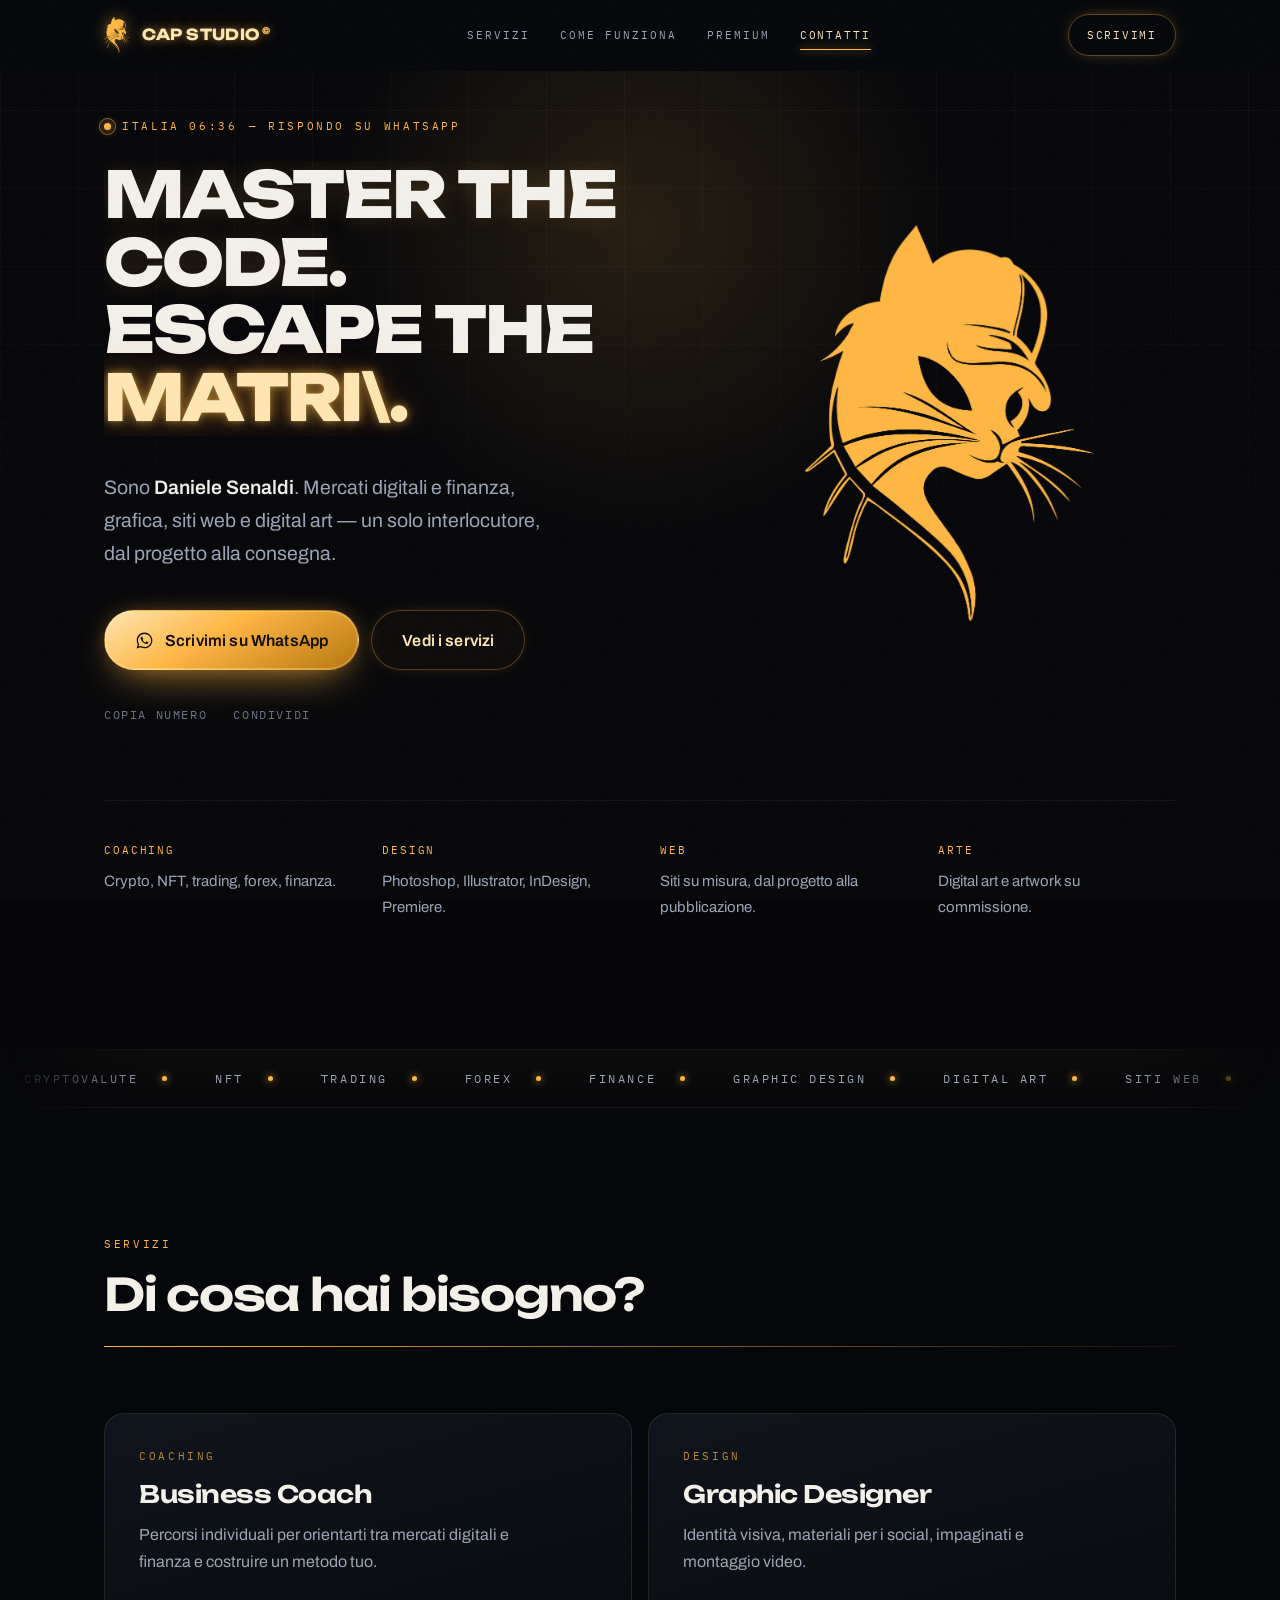
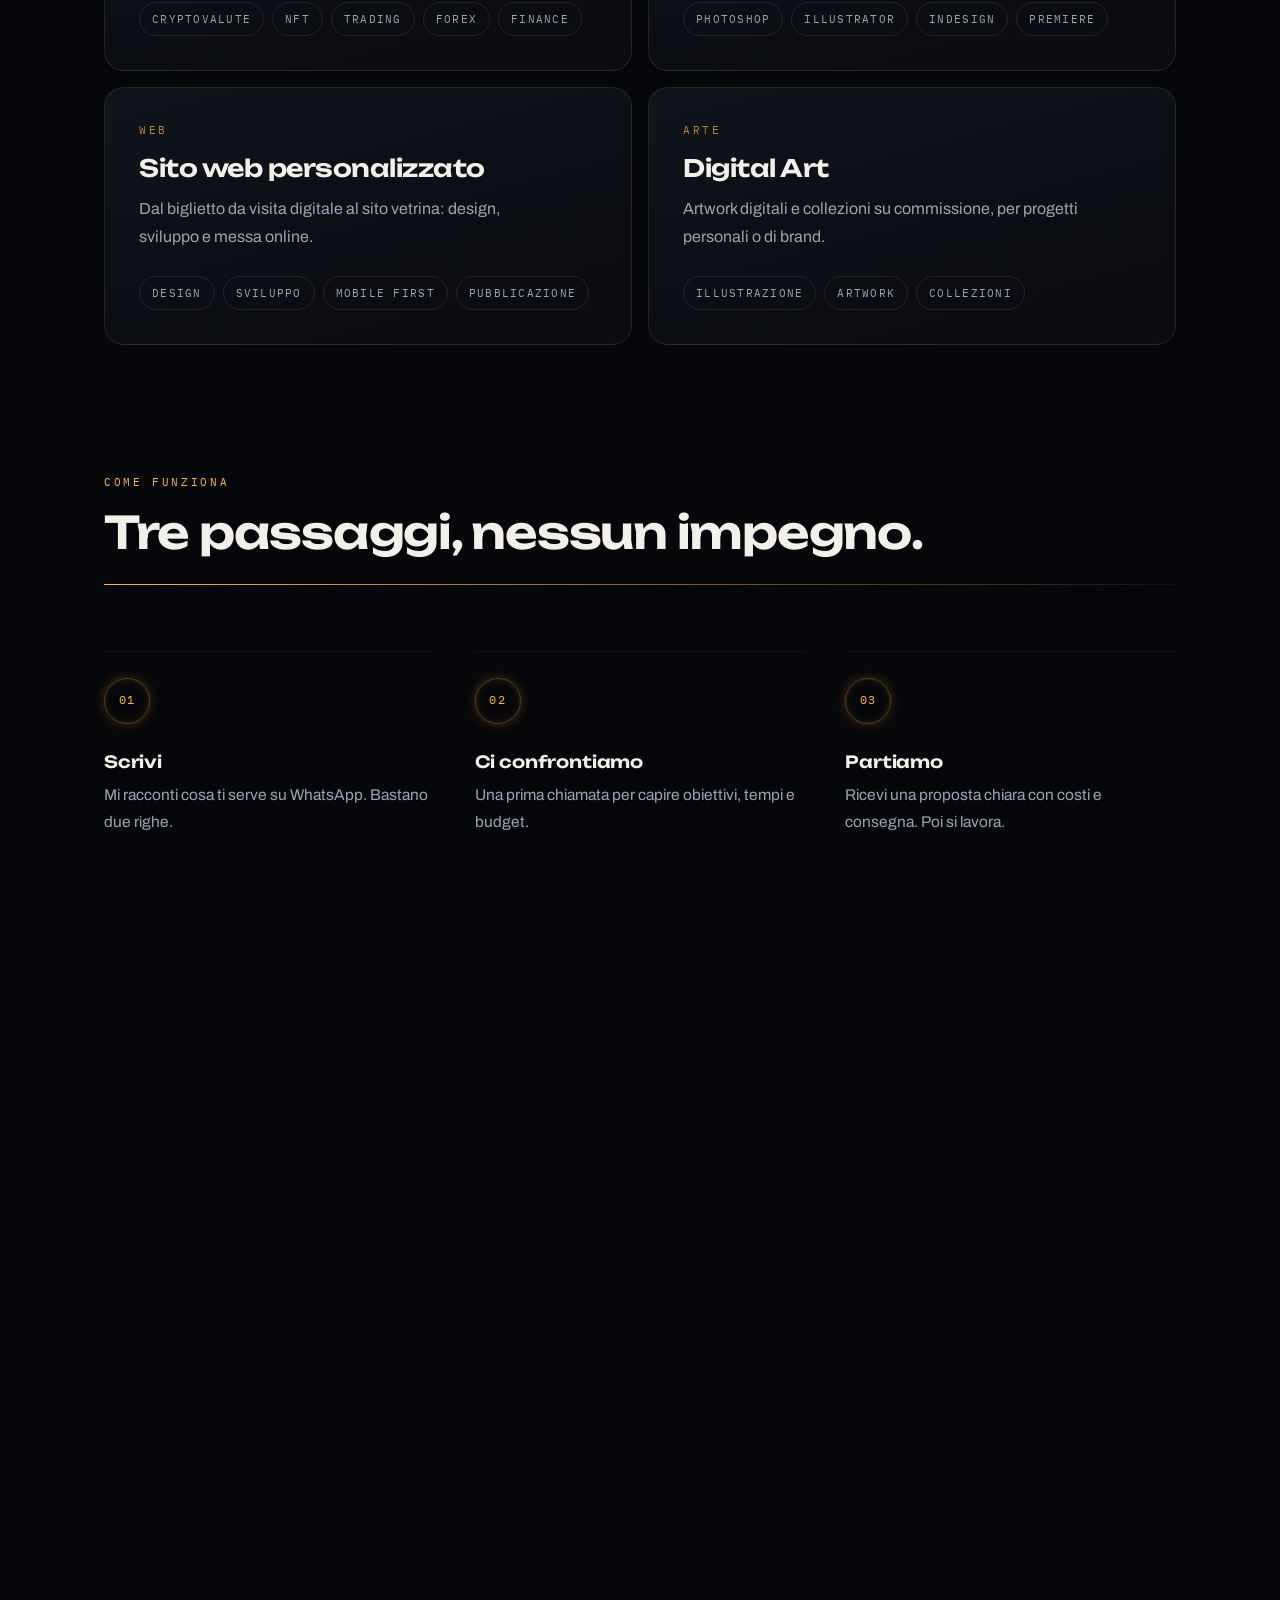
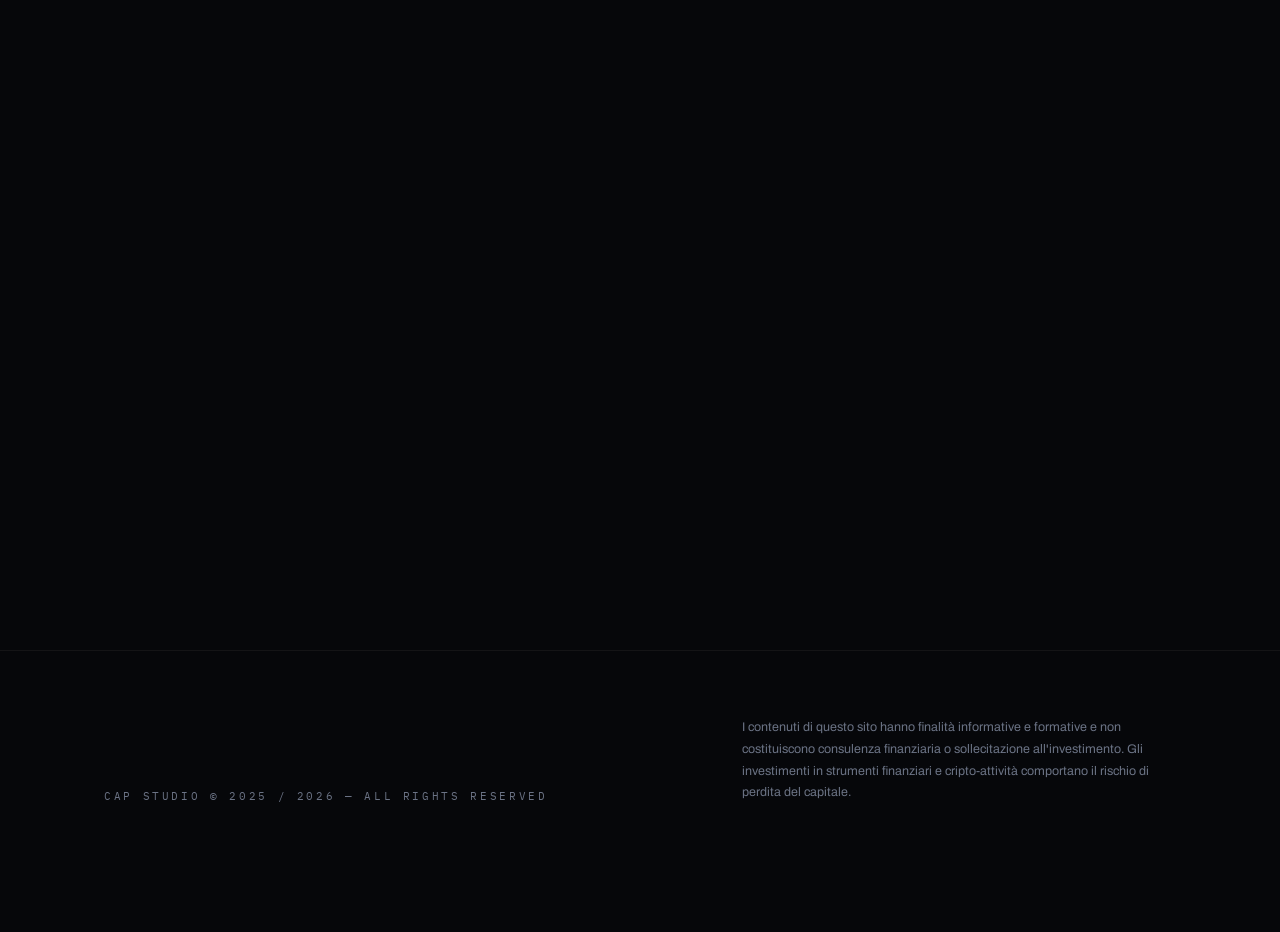
<file: index.html>
<!DOCTYPE html>
<html lang="it">
<head>
<meta charset="utf-8">
<meta name="viewport" content="width=device-width, initial-scale=1, viewport-fit=cover">
<title>CAP Studio © — Daniele Senaldi</title>
<meta name="description" content="CAP Studio: coaching su finanza e mercati digitali, graphic design, siti web su misura e digital art. Scrivimi su WhatsApp.">
<meta name="theme-color" content="#06070A">
<link rel="icon" href="caplogo.png">
<link rel="apple-touch-icon" href="caplogo.png">
<link rel="canonical" href="https://danielesenaldi.github.io/CAP/">

<meta property="og:type" content="website">
<meta property="og:title" content="CAP Studio © — Daniele Senaldi">
<meta property="og:description" content="Coaching su finanza e mercati digitali, graphic design, siti web su misura e digital art.">
<meta property="og:image" content="https://danielesenaldi.github.io/CAP/caplogo.png">
<meta property="og:url" content="https://danielesenaldi.github.io/CAP/">
<meta property="og:locale" content="it_IT">
<meta name="twitter:card" content="summary_large_image">

<link rel="preconnect" href="https://fonts.googleapis.com">
<link rel="preconnect" href="https://fonts.gstatic.com" crossorigin>
<link rel="preload" as="image" href="caplogo.png" fetchpriority="high">
<link rel="stylesheet" href="https://fonts.googleapis.com/css2?family=Unbounded:wght@400;600;800&family=Archivo:wght@400;500;600;700&family=IBM+Plex+Mono:wght@400;500&display=swap">

<script type="application/ld+json">
{"@context":"https://schema.org","@type":"ProfessionalService","name":"CAP Studio","url":"https://danielesenaldi.github.io/CAP/","image":"https://danielesenaldi.github.io/CAP/caplogo.png","telephone":"+39 347 233 5717","areaServed":"IT","priceRange":"$$","founder":{"@type":"Person","name":"Daniele Senaldi"},"sameAs":["https://instagram.com/daniele.senaldi"],"description":"Coaching su mercati digitali e finanza, graphic design, siti web su misura e digital art."}
</script>

<style>
/* ==========================================================================
   CAP STUDIO — v6 "NEON"
   Oro su inchiostro. Il bagliore è un accento, mai sul testo di lettura.
   ========================================================================== */
:root{
  /* superfici */
  --void:#06070A; --ink:#0A0C11; --panel:#10141C; --panel-2:#161B26;
  /* linee */
  --line:rgba(240,236,228,.10); --line-soft:rgba(240,236,228,.055);
  /* testo */
  --bone:#F3F0EA; --mist:#9BA4B5; --dim:#6B7385;
  /* oro (preso dal logo) */
  --gold:#FFB743; --gold-hot:#FFE7B4; --gold-deep:#B8760F; --gold-fog:rgba(255,183,67,.14);
  /* neon */
  --glow-s:0 0 6px rgba(255,183,67,.55), 0 0 16px rgba(255,183,67,.28);
  --glow-m:0 0 8px rgba(255,183,67,.6), 0 0 26px rgba(255,183,67,.34), 0 0 60px rgba(255,140,20,.18);
  --ease:cubic-bezier(.16,1,.3,1);
  /* ritmo */
  --s1:8px; --s2:16px; --s3:26px; --s4:40px; --s5:66px;
  --s6:clamp(84px,15vw,128px);
  --pad:clamp(22px,6vw,44px);
  --maxw:1160px;
}
*{box-sizing:border-box}
html{-webkit-text-size-adjust:100%;scroll-behavior:smooth;scroll-padding-top:84px}
body{
  margin:0;background:var(--void);color:var(--bone);
  font-family:"Archivo",system-ui,-apple-system,sans-serif;
  font-size:16.5px;line-height:1.72;-webkit-font-smoothing:antialiased;overflow-x:hidden;
}
/* grana */
body::after{
  content:"";position:fixed;inset:0;pointer-events:none;z-index:90;opacity:.035;
  background-image:url("data:image/svg+xml,%3Csvg xmlns='http://www.w3.org/2000/svg' width='140' height='140'%3E%3Cfilter id='n'%3E%3CfeTurbulence type='fractalNoise' baseFrequency='.85' numOctaves='3'/%3E%3C/filter%3E%3Crect width='100%25' height='100%25' filter='url(%23n)'/%3E%3C/svg%3E");
}
a{color:inherit;text-decoration:none}
img{max-width:100%;display:block}
button{font:inherit}
p{margin:0}
::selection{background:var(--gold);color:var(--void)}
:focus-visible{outline:2px solid var(--gold);outline-offset:4px;border-radius:4px}

.wrap{width:100%;max-width:var(--maxw);margin:0 auto;padding-inline:var(--pad)}
.mono{
  font-family:"IBM Plex Mono",ui-monospace,monospace;
  font-size:11px;letter-spacing:.24em;text-transform:uppercase;color:var(--gold);line-height:1.5;
}
.mono--mute{color:rgba(255,183,67,.7)}
.mono--grey{color:var(--dim)}
.late{content-visibility:auto;contain-intrinsic-size:auto 900px}

/* ---------- neon primitives ---------- */
.neon{
  color:var(--gold-hot);
  text-shadow:0 0 1px rgba(255,231,180,.9),0 0 10px rgba(255,183,67,.6),0 0 26px rgba(255,183,67,.34),0 0 56px rgba(255,130,10,.2);
}
.tube{
  border:1px solid rgba(255,183,67,.34);
  box-shadow:0 0 22px -8px rgba(255,183,67,.5), inset 0 0 26px -18px rgba(255,183,67,.9);
}

/* ============================ ATMOSFERA ============================ */
#rain{position:absolute;inset:0;width:100%;height:100%;z-index:0;opacity:0;transition:opacity 1.6s ease;pointer-events:none}
#rain.on{opacity:.22}
.aura{
  position:absolute;z-index:0;pointer-events:none;
  width:min(130vw,900px);aspect-ratio:1;left:50%;top:-30%;translate:-50% 0;
  background:radial-gradient(closest-side,rgba(255,183,67,.13),transparent 70%);
  animation:drift 32s ease-in-out infinite;
}
@keyframes drift{0%,100%{transform:translate3d(-4%,0,0) scale(1)}50%{transform:translate3d(6%,4%,0) scale(1.12)}}
.spot{
  position:fixed;z-index:1;pointer-events:none;width:540px;height:540px;left:0;top:0;
  margin:-270px 0 0 -270px;opacity:0;transition:opacity .6s ease;
  background:radial-gradient(closest-side,rgba(255,183,67,.09),transparent 70%);
}
.grid{
  position:absolute;inset:-12% 0 0;z-index:0;pointer-events:none;
  background-image:linear-gradient(var(--line-soft) 1px,transparent 1px),linear-gradient(90deg,var(--line-soft) 1px,transparent 1px);
  background-size:78px 78px;
  -webkit-mask-image:linear-gradient(180deg,rgba(0,0,0,.75),transparent 76%);
  mask-image:linear-gradient(180deg,rgba(0,0,0,.75),transparent 76%);
}

/* ============================ TOPBAR ============================ */
.top{
  position:sticky;top:0;z-index:60;background:rgba(6,7,10,.92);
  border-bottom:1px solid transparent;transition:border-color .4s ease,background .4s ease;
}
.top.stuck{border-bottom-color:rgba(255,183,67,.18);box-shadow:0 12px 40px -28px rgba(255,183,67,.5)}
.top__in{display:flex;align-items:center;justify-content:space-between;height:70px;gap:var(--s2)}
.progress{position:absolute;left:0;bottom:-1px;height:2px;width:0;
  background:linear-gradient(90deg,var(--gold-deep),var(--gold),var(--gold-hot));
  box-shadow:0 0 10px rgba(255,183,67,.8)}
.brand{display:flex;align-items:center;gap:12px;min-width:0}
.brand img{height:36px;width:auto;filter:drop-shadow(0 0 8px rgba(255,183,67,.55))}
.brand b{
  font-family:"Unbounded","Archivo",system-ui,sans-serif;font-size:15px;font-weight:600;
  letter-spacing:.02em;white-space:nowrap;
}
.brand sup{font-size:9px;color:var(--gold);margin-left:3px;top:-.6em}
.nav{display:none}
.top__cta{
  font-family:"IBM Plex Mono",monospace;font-size:11px;letter-spacing:.16em;text-transform:uppercase;
  color:var(--gold-hot);border:1px solid rgba(255,183,67,.34);padding:11px 18px;border-radius:100px;white-space:nowrap;
  box-shadow:0 0 18px -8px rgba(255,183,67,.7);transition:box-shadow .35s ease,border-color .35s ease,color .35s ease;
}
.top__cta:hover{border-color:var(--gold);box-shadow:0 0 26px -6px rgba(255,183,67,.9)}

/* ============================ HERO ============================ */
.hero{position:relative;overflow:hidden;padding:var(--s3) 0 var(--s6)}
.hero .wrap{position:relative;z-index:2}

/* ---- marchio: logo pulito, nessun bagliore dietro ---- */
.mark{
  position:relative;display:block;
  width:auto;height:clamp(206px,30vh,286px);aspect-ratio:713/979;margin:0 0 var(--s3);
}
.mark img{position:absolute;inset:0;width:100%;height:100%;object-fit:contain}
/* accensione */
.ready .mark__core{animation:ignite 1.5s steps(1,end) both}
@keyframes ignite{
  0%{opacity:0}6%{opacity:.5}10%{opacity:.05}16%{opacity:.85}20%{opacity:.15}
  26%{opacity:1}32%{opacity:.35}38%,100%{opacity:1}
}

.status{display:inline-flex;align-items:center;gap:11px;margin-bottom:var(--s3)}
.dot{width:7px;height:7px;border-radius:50%;background:var(--gold);position:relative;flex:none;box-shadow:0 0 10px var(--gold)}
.dot::after{content:"";position:absolute;inset:-5px;border-radius:50%;border:1px solid var(--gold);opacity:.5;animation:ping 2.8s ease-out infinite}
@keyframes ping{0%{transform:scale(.6);opacity:.6}80%,100%{transform:scale(1.6);opacity:0}}
.status__x{display:none}
@media (min-width:600px){.status__x{display:inline}}

h1{
  font-family:"Unbounded","Archivo",system-ui,sans-serif;font-weight:800;
  font-size:clamp(1.95rem,7.4vw,4rem);
  line-height:1.06;letter-spacing:-.03em;margin:0 0 var(--s4);text-transform:uppercase;
}
h1 .l1,h1 .l2{display:block;overflow:hidden;padding-bottom:.06em;margin-bottom:-.06em}
h1 .l1 > span,h1 .l2 > span{display:block;transform:translateY(110%);transition:transform 1s var(--ease) .5s}
.ready h1 .l1 > span{transform:none}
.ready h1 .l2 > span{transform:none;transition-delay:.62s}
h1 .soft{color:var(--bone);text-shadow:0 0 24px rgba(255,183,67,.16)}
h1 em{font-style:normal;white-space:nowrap}
.decode{display:inline-block}

.lede{
  font-size:clamp(16.5px,4vw,19.5px);line-height:1.68;color:var(--mist);
  max-width:42ch;margin-bottom:var(--s4);
}
.lede b{color:var(--bone);font-weight:600}

.up{opacity:0;transform:translateY(16px);transition:opacity .85s ease,transform .85s var(--ease)}
.ready .up{opacity:1;transform:none}
.ready .up.d1{transition-delay:.9s}
.ready .up.d2{transition-delay:1s}
.ready .up.d3{transition-delay:1.12s}
.ready .up.d4{transition-delay:1.24s}

/* ============================ BOTTONI ============================ */
.btn{
  position:relative;overflow:hidden;
  display:inline-flex;align-items:center;justify-content:center;gap:11px;
  min-height:60px;padding:0 30px;border-radius:100px;
  font-weight:600;font-size:16px;letter-spacing:.01em;border:1px solid transparent;cursor:pointer;
  transition:transform .22s var(--ease),box-shadow .35s ease,border-color .35s ease,color .35s ease,background .35s ease;
}
.btn:active{transform:scale(.976)}
.btn svg{width:19px;height:19px;flex:none;position:relative;z-index:2}
.btn span{position:relative;z-index:2}
.btn--primary{
  background:linear-gradient(150deg,var(--gold-hot),var(--gold) 42%,var(--gold-deep));
  color:#120C02;box-shadow:0 0 0 1px rgba(255,231,180,.35) inset,0 14px 44px -16px rgba(255,183,67,.85),0 0 26px -10px rgba(255,183,67,.6);
}
.btn--primary:hover{box-shadow:0 0 0 1px rgba(255,231,180,.5) inset,0 16px 52px -14px rgba(255,183,67,1),0 0 40px -8px rgba(255,183,67,.8)}
.btn--primary::before{
  content:"";position:absolute;top:0;left:-120%;width:55%;height:100%;z-index:1;
  background:linear-gradient(100deg,transparent,rgba(255,255,255,.5),transparent);
  transform:skewX(-18deg);animation:sheen 7s var(--ease) 3s infinite;
}
@keyframes sheen{0%{left:-120%}18%,100%{left:150%}}
.btn--ghost{
  border-color:rgba(255,183,67,.28);color:var(--gold-hot);background:rgba(255,183,67,.03);
  box-shadow:0 0 20px -12px rgba(255,183,67,.7);
}
.btn--ghost:hover{border-color:var(--gold);background:rgba(255,183,67,.07);box-shadow:0 0 28px -8px rgba(255,183,67,.8)}
.btn--wide{width:100%}
.cta-row{display:grid;gap:10px}
.cta-row--col{grid-auto-flow:row!important}
.cta-row .btn{width:100%}

.mini{display:flex;flex-wrap:wrap;gap:var(--s3);margin-top:var(--s3)}
.mini button{
  display:inline-flex;align-items:center;gap:9px;
  font-family:"IBM Plex Mono",monospace;font-size:11.5px;letter-spacing:.14em;text-transform:uppercase;
  color:var(--dim);background:none;border:0;padding:9px 0;cursor:pointer;transition:color .3s ease,text-shadow .3s ease;
}
.mini button:hover{color:var(--gold)}
.mini button.done{color:var(--gold-hot);text-shadow:var(--glow-s)}

/* ============================ TICKER ============================ */
.ticker{
  position:relative;overflow:hidden;
  border-top:1px solid var(--line-soft);border-bottom:1px solid var(--line-soft);
  background:linear-gradient(180deg,rgba(255,183,67,.035),transparent);
  padding:19px 0;
  -webkit-mask-image:linear-gradient(90deg,transparent,#000 12%,#000 88%,transparent);
  mask-image:linear-gradient(90deg,transparent,#000 12%,#000 88%,transparent);
}
.ticker ul{display:flex;list-style:none;margin:0;padding:0;width:max-content;animation:slide 46s linear infinite}
@media (hover:hover) and (pointer:fine){.ticker:hover ul{animation-play-state:paused}}
.ticker li{
  font-family:"IBM Plex Mono",monospace;font-size:11.5px;letter-spacing:.22em;text-transform:uppercase;color:var(--mist);
  padding:0 24px;display:flex;align-items:center;gap:24px;white-space:nowrap;
}
.ticker li::after{content:"";width:5px;height:5px;border-radius:50%;background:var(--gold);box-shadow:0 0 8px var(--gold);flex:none}
@keyframes slide{to{transform:translate3d(-50%,0,0)}}

/* ============================ SEZIONI ============================ */
.sec{padding:var(--s6) 0 0}
.sec.end{padding-bottom:var(--s6)}
.head{margin-bottom:var(--s5)}
.head h2{
  font-family:"Unbounded","Archivo",system-ui,sans-serif;font-weight:600;
  font-size:clamp(1.75rem,6vw,2.8rem);line-height:1.14;letter-spacing:-.028em;margin:var(--s2) 0 0;
}
.head p.sub{color:var(--mist);max-width:44ch;margin-top:var(--s2)}
.rule{height:1px;background:linear-gradient(90deg,var(--gold),rgba(255,183,67,.06));transform:scaleX(0);transform-origin:left;transition:transform 1.1s var(--ease);margin-top:var(--s3);box-shadow:0 0 12px -2px rgba(255,183,67,.5)}
.rule.in{transform:none}

/* ---------- servizi ---------- */
.cards{display:grid;gap:14px}
.card{
  position:relative;overflow:hidden;
  background:linear-gradient(165deg,var(--panel),var(--ink) 78%);
  border:1px solid var(--line);border-radius:20px;padding:clamp(24px,5.6vw,34px);
  transition:transform .5s var(--ease),border-color .45s ease,box-shadow .45s ease;
}
.card::before{
  content:"";position:absolute;left:0;right:0;top:0;height:1px;
  background:linear-gradient(90deg,transparent,var(--gold),transparent);
  opacity:0;transition:opacity .45s ease;
}
.card::after{
  content:"";position:absolute;width:220px;aspect-ratio:1;right:-90px;top:-110px;
  background:radial-gradient(closest-side,rgba(255,183,67,.16),transparent 70%);
  opacity:0;transition:opacity .5s ease;pointer-events:none;
}
.card:hover,.card:focus-within{transform:translateY(-4px);border-color:rgba(255,183,67,.34);box-shadow:0 26px 60px -34px rgba(255,183,67,.7)}
.card:hover::before,.card:hover::after,.card:focus-within::before{opacity:1}
.card h3{
  font-family:"Unbounded","Archivo",system-ui,sans-serif;font-weight:600;
  font-size:clamp(1.2rem,4.6vw,1.5rem);line-height:1.2;letter-spacing:-.02em;margin:var(--s2) 0 12px;
}
.card p:not(.mono){color:var(--mist);font-size:16px;max-width:46ch;margin-bottom:var(--s3)}
.tags{display:flex;flex-wrap:wrap;gap:8px;list-style:none;padding:0;margin:0}
.tags li{
  font-family:"IBM Plex Mono",monospace;font-size:10.5px;letter-spacing:.12em;text-transform:uppercase;
  color:var(--mist);border:1px solid var(--line);padding:7px 12px;border-radius:100px;
  transition:border-color .35s ease,color .35s ease;
}
.card:hover .tags li{border-color:rgba(255,183,67,.22);color:var(--bone)}

/* ---------- come funziona ---------- */
.steps{display:grid;gap:0;list-style:none;margin:0;padding:0}
.step{display:grid;grid-template-columns:auto 1fr;gap:var(--s3);padding:var(--s4) 0;border-top:1px solid var(--line-soft)}
.step:last-child{border-bottom:1px solid var(--line-soft)}
.step__n{
  font-family:"IBM Plex Mono",monospace;font-size:12px;letter-spacing:.1em;color:var(--gold);
  width:46px;height:46px;border-radius:50%;display:grid;place-items:center;
  border:1px solid rgba(255,183,67,.3);box-shadow:0 0 18px -8px rgba(255,183,67,.8), inset 0 0 18px -14px var(--gold);
}
.step h3{font-family:"Unbounded","Archivo",sans-serif;font-weight:600;font-size:1.05rem;letter-spacing:-.01em;margin:8px 0 6px}
.step p:not(.mono){color:var(--mist);font-size:15.5px;max-width:46ch}

/* ---------- premium ---------- */
.prem{
  position:relative;overflow:hidden;
  background:linear-gradient(168deg,var(--panel-2),var(--ink) 72%);
  border:1px solid rgba(255,183,67,.3);border-radius:26px;
  padding:clamp(30px,7vw,60px);
  box-shadow:0 0 60px -34px rgba(255,183,67,.85), inset 0 0 80px -60px rgba(255,183,67,.9);
}
.prem::before{content:"";position:absolute;width:400px;aspect-ratio:1;right:-150px;top:-180px;background:radial-gradient(closest-side,rgba(255,183,67,.18),transparent 70%)}
.prem::after{content:"";position:absolute;left:0;right:0;top:0;height:1px;background:linear-gradient(90deg,transparent,var(--gold-hot),transparent)}
.prem > *{position:relative}
.crown{font-size:30px;color:var(--gold-hot);line-height:1;text-shadow:var(--glow-m);animation:pulse 5s ease-in-out infinite}
@keyframes pulse{0%,100%{opacity:.8}50%{opacity:1}}
.prem .mono{margin-top:var(--s3)}
.prem h2{
  font-family:"Unbounded","Archivo",system-ui,sans-serif;font-weight:600;
  font-size:clamp(1.6rem,5.6vw,2.4rem);line-height:1.15;letter-spacing:-.028em;margin:var(--s2) 0 var(--s2);
}
.prem > p:not(.mono){color:var(--mist);max-width:42ch;margin-bottom:var(--s4)}
.plist{list-style:none;margin:0;padding:0}
.plist li{
  display:grid;grid-template-columns:auto 1fr;column-gap:15px;row-gap:7px;align-items:start;
  padding:var(--s3) 0;border-top:1px solid var(--line-soft);
  font-size:clamp(15.5px,4.2vw,17px);font-weight:600;line-height:1.45;
}
.plist li:first-child{border-top:0;padding-top:0}
.plist li:last-child{padding-bottom:0}
.plist li::before{content:"";width:6px;height:6px;border-radius:50%;background:var(--gold);box-shadow:0 0 10px var(--gold);margin-top:.62em}
.plist li b{
  grid-column:2;justify-self:start;font-family:"IBM Plex Mono",monospace;font-size:10px;
  letter-spacing:.16em;text-transform:uppercase;color:var(--dim);font-weight:400;
}

/* ---------- contatti ---------- */
.end h2{
  font-family:"Unbounded","Archivo",system-ui,sans-serif;font-weight:800;text-transform:uppercase;
  font-size:clamp(2.1rem,8.6vw,3.9rem);line-height:1.04;letter-spacing:-.035em;margin:var(--s2) 0 var(--s3);
}
.end .txt p:not(.mono){color:var(--mist);max-width:36ch;margin-bottom:var(--s4)}

/* ---------- footer ---------- */
.foot-w{border-top:1px solid var(--line-soft);padding:var(--s5) 0 calc(128px + env(safe-area-inset-bottom))}
.foot{display:flex;flex-direction:column;gap:var(--s3)}
.disc{font-size:12.5px;line-height:1.75;color:var(--dim);max-width:62ch}

/* ---------- dock ---------- */
.dock{
  position:fixed;left:0;right:0;bottom:0;z-index:65;
  padding:14px var(--pad) calc(14px + env(safe-area-inset-bottom));
  background:linear-gradient(180deg,rgba(6,7,10,0),rgba(6,7,10,.96) 40%);
  transform:translate3d(0,140%,0);transition:transform .45s var(--ease);
}
.dock.is-on{transform:none}

/* ---------- reveal ---------- */
.rv{opacity:0;transform:translateY(20px);transition:opacity .8s ease,transform .8s var(--ease)}
.rv.in{opacity:1;transform:none}
.rv.dl1{transition-delay:.08s}.rv.dl2{transition-delay:.16s}.rv.dl3{transition-delay:.24s}

/* ============================ DESKTOP ============================ */
@media (min-width:900px){
  .top{background:rgba(6,7,10,.62);backdrop-filter:saturate(160%) blur(18px);-webkit-backdrop-filter:saturate(160%) blur(18px)}
  .top.stuck{background:rgba(6,7,10,.86)}
  .nav{display:flex;gap:30px;align-items:center}
  .nav a{
    font-family:"IBM Plex Mono",monospace;font-size:11px;letter-spacing:.18em;text-transform:uppercase;
    color:var(--mist);position:relative;padding:6px 0;transition:color .3s ease;
  }
  .nav a::after{content:"";position:absolute;left:0;right:0;bottom:0;height:1px;background:var(--gold);
    box-shadow:0 0 8px var(--gold);transform:scaleX(0);transform-origin:left;transition:transform .4s var(--ease)}
  .nav a:hover,.nav a.on{color:var(--gold-hot)}
  .nav a:hover::after,.nav a.on::after{transform:none}
  .spot.on{opacity:1}
  .mark{height:clamp(290px,44vh,404px);margin:0}
  .hero{padding-top:var(--s4)}
  .hero__in{display:grid;grid-template-columns:1.1fr .9fr;column-gap:var(--s5);align-items:center}
  .hero__txt{grid-column:1;grid-row:1}
  .hero__mark{grid-column:2;grid-row:1;justify-self:center}
  .aside{grid-column:1 / -1;grid-row:2;margin-top:var(--s5);padding-top:var(--s4);border-top:1px solid var(--line-soft)}
  .aside dl{margin:0;display:grid;grid-template-columns:repeat(4,1fr);gap:var(--s4)}
  .aside dt{font-family:"IBM Plex Mono",monospace;font-size:10.5px;letter-spacing:.18em;text-transform:uppercase;color:var(--gold)}
  .aside dd{margin:10px 0 0;font-size:15px;color:var(--mist)}
  .cta-row{grid-auto-flow:column;justify-content:start;gap:12px}
  .cta-row .btn{width:auto}
  .btn--wide{width:auto}
  .cards{grid-template-columns:1fr 1fr;gap:16px}
  .steps{grid-template-columns:repeat(3,1fr);gap:var(--s4)}
  .steps .step{padding:var(--s3) 0 0;grid-template-columns:1fr;gap:var(--s2)}
  .steps .step:last-child{border-bottom:0}
  .end__in{display:grid;grid-template-columns:1fr 1fr;gap:var(--s5);align-items:end}
  .dock{display:none}
  .foot{flex-direction:row;justify-content:space-between;align-items:flex-end;gap:var(--s5)}
}
@media (max-width:899px){.aside,.spot{display:none}}

@media (prefers-reduced-motion:reduce){
  html{scroll-behavior:auto}
  *{animation:none!important;transition:none!important}
  .rv,.up{opacity:1;transform:none}
  h1 .l1 > span,h1 .l2 > span{transform:none}
  .rule{transform:none}
  #rain,.spot{display:none}
}
</style>
<noscript><style>
.up,.rv{opacity:1!important;transform:none!important}
h1 .l1 > span,h1 .l2 > span{transform:none!important}
.rule{transform:none!important}
</style></noscript>
</head>
<body>

<div class="spot" id="spot" aria-hidden="true"></div>

<header class="top" id="top">
  <div class="wrap top__in">
    <a class="brand" href="#home" aria-label="CAP Studio — inizio pagina">
      <img src="caplogo.png" alt="" width="713" height="979" fetchpriority="high" decoding="async">
      <b class="neon">CAP STUDIO<sup>©</sup></b>
    </a>
    <nav class="nav" aria-label="Sezioni">
      <a href="#servizi">Servizi</a>
      <a href="#metodo">Come funziona</a>
      <a href="#premium">Premium</a>
      <a href="#contatti">Contatti</a>
    </nav>
    <a class="top__cta" href="https://wa.me/393472335717?text=Ciao%20Daniele%2C%20ti%20scrivo%20dal%20sito%20CAP%20Studio.">Scrivimi</a>
  </div>
  <div class="progress" id="progress"></div>
</header>

<main id="home">

  <!-- ============ HERO ============ -->
  <div class="hero">
    <canvas id="rain" aria-hidden="true"></canvas>
    <div class="aura" aria-hidden="true"></div>
    <div class="grid" id="grid" aria-hidden="true"></div>

    <div class="wrap hero__in">
      <div class="hero__mark">
        <div class="mark">
          <img class="mark__core" src="caplogo.png" alt="Logo CAP Studio" width="713" height="979" fetchpriority="high" decoding="async">
        </div>
      </div>

      <div class="hero__txt">
        <p class="status mono up d1"><span class="dot"></span><span id="clock">Italia</span><span class="status__x" id="clockx"></span></p>

        <h1>
          <span class="l1"><span class="soft">Master the Code.</span></span>
          <span class="l2"><span>Escape the <em class="neon"><span class="decode" data-word="Matrix">Matrix</span>.</em></span></span>
        </h1>

        <p class="lede up d2">Sono <b>Daniele Senaldi</b>. Mercati digitali e finanza, grafica, siti web e digital art — un solo interlocutore, dal progetto alla consegna.</p>

        <div class="cta-row up d3">
          <a class="btn btn--primary btn--wide" href="https://wa.me/393472335717?text=Ciao%20Daniele%2C%20ti%20scrivo%20dal%20sito%20CAP%20Studio.">
            <svg viewBox="0 0 24 24" fill="currentColor" aria-hidden="true"><path d="M12.04 2C6.58 2 2.13 6.45 2.13 11.91c0 1.75.46 3.45 1.32 4.95L2 22l5.25-1.38a9.9 9.9 0 0 0 4.79 1.22h.01c5.46 0 9.91-4.45 9.91-9.91 0-2.65-1.03-5.14-2.9-7.01A9.82 9.82 0 0 0 12.04 2Zm0 18.15h-.01a8.2 8.2 0 0 1-4.19-1.15l-.3-.18-3.12.82.83-3.04-.2-.31a8.16 8.16 0 0 1-1.26-4.38c0-4.54 3.7-8.24 8.25-8.24 2.2 0 4.27.86 5.83 2.42a8.19 8.19 0 0 1 2.41 5.83c0 4.54-3.7 8.23-8.24 8.23Zm4.52-6.16c-.25-.12-1.47-.72-1.69-.81-.23-.08-.39-.12-.56.13-.16.24-.64.8-.78.97-.15.16-.29.18-.54.06-.25-.13-1.05-.39-1.99-1.23-.74-.66-1.24-1.47-1.38-1.72-.15-.25-.02-.38.11-.5.11-.11.25-.29.37-.44.13-.15.17-.25.25-.41.09-.17.04-.31-.02-.44-.06-.12-.56-1.35-.77-1.85-.2-.48-.4-.42-.56-.43h-.47c-.16 0-.42.06-.64.31-.22.25-.84.82-.84 2s.86 2.32.98 2.48c.12.16 1.7 2.59 4.11 3.63.58.25 1.02.4 1.37.51.58.18 1.1.16 1.52.1.46-.07 1.47-.6 1.68-1.18.21-.58.21-1.07.15-1.18-.06-.11-.22-.17-.47-.29Z"/></svg>
            <span>Scrivimi su WhatsApp</span>
          </a>
          <a class="btn btn--ghost btn--wide" href="#servizi"><span>Vedi i servizi</span></a>
        </div>

        <div class="mini up d4">
          <button id="copy" type="button"><em id="copyLabel" style="font-style:normal">Copia numero</em></button>
          <button id="share" type="button" hidden><em style="font-style:normal">Condividi</em></button>
        </div>
      </div>

      <aside class="aside up d3">
        <dl>
          <div><dt>Coaching</dt><dd>Crypto, NFT, trading, forex, finanza.</dd></div>
          <div><dt>Design</dt><dd>Photoshop, Illustrator, InDesign, Premiere.</dd></div>
          <div><dt>Web</dt><dd>Siti su misura, dal progetto alla pubblicazione.</dd></div>
          <div><dt>Arte</dt><dd>Digital art e artwork su commissione.</dd></div>
        </dl>
      </aside>
    </div>
  </div>

  <!-- ============ TICKER ============ -->
  <div class="ticker" aria-hidden="true">
    <ul id="tick">
      <li>Cryptovalute</li><li>NFT</li><li>Trading</li><li>Forex</li><li>Finance</li>
      <li>Graphic Design</li><li>Digital Art</li><li>Siti Web</li><li>Salomon Crypto ♕</li>
    </ul>
  </div>

  <!-- ============ SERVIZI ============ -->
  <section class="sec late" id="servizi">
    <div class="wrap">
      <div class="head rv">
        <p class="mono">Servizi</p>
        <h2>Di cosa hai bisogno?</h2>
        <div class="rule"></div>
      </div>

      <div class="cards">
        <article class="card rv">
          <p class="mono mono--mute">Coaching</p>
          <h3>Business Coach</h3>
          <p>Percorsi individuali per orientarti tra mercati digitali e finanza e costruire un metodo tuo.</p>
          <ul class="tags"><li>Cryptovalute</li><li>NFT</li><li>Trading</li><li>Forex</li><li>Finance</li></ul>
        </article>

        <article class="card rv dl1">
          <p class="mono mono--mute">Design</p>
          <h3>Graphic Designer</h3>
          <p>Identità visiva, materiali per i social, impaginati e montaggio video.</p>
          <ul class="tags"><li>Photoshop</li><li>Illustrator</li><li>InDesign</li><li>Premiere</li></ul>
        </article>

        <article class="card rv dl2">
          <p class="mono mono--mute">Web</p>
          <h3>Sito web personalizzato</h3>
          <p>Dal biglietto da visita digitale al sito vetrina: design, sviluppo e messa online.</p>
          <ul class="tags"><li>Design</li><li>Sviluppo</li><li>Mobile first</li><li>Pubblicazione</li></ul>
        </article>

        <article class="card rv dl3">
          <p class="mono mono--mute">Arte</p>
          <h3>Digital Art</h3>
          <p>Artwork digitali e collezioni su commissione, per progetti personali o di brand.</p>
          <ul class="tags"><li>Illustrazione</li><li>Artwork</li><li>Collezioni</li></ul>
        </article>
      </div>
    </div>
  </section>

  <!-- ============ COME FUNZIONA ============ -->
  <section class="sec late" id="metodo">
    <div class="wrap">
      <div class="head rv">
        <p class="mono">Come funziona</p>
        <h2>Tre passaggi, nessun impegno.</h2>
        <div class="rule"></div>
      </div>

      <ol class="steps">
        <li class="step rv">
          <span class="step__n">01</span>
          <div>
            <h3>Scrivi</h3>
            <p>Mi racconti cosa ti serve su WhatsApp. Bastano due righe.</p>
          </div>
        </li>
        <li class="step rv dl1">
          <span class="step__n">02</span>
          <div>
            <h3>Ci confrontiamo</h3>
            <p>Una prima chiamata per capire obiettivi, tempi e budget.</p>
          </div>
        </li>
        <li class="step rv dl2">
          <span class="step__n">03</span>
          <div>
            <h3>Partiamo</h3>
            <p>Ricevi una proposta chiara con costi e consegna. Poi si lavora.</p>
          </div>
        </li>
      </ol>
    </div>
  </section>

  <!-- ============ PREMIUM ============ -->
  <section class="sec late" id="premium">
    <div class="wrap">
      <div class="prem rv">
        <div class="crown">♕</div>
        <p class="mono">Su richiesta</p>
        <h2>Servizi Premium</h2>
        <p>Percorsi e accessi riservati. Se ne parla in privato, dopo un primo confronto.</p>
        <ul class="plist">
          <li>Accesso a Salomon&nbsp;Crypto&nbsp;♕ <b>Riservato</b></li>
          <li>Corsi professionali personalizzati <b>Su misura</b></li>
          <li>Gestione portafoglio <b>Riservato</b></li>
          <li>Siti web su misura <b>Su misura</b></li>
          <li>Diventa socio <b>Su richiesta</b></li>
        </ul>
      </div>
    </div>
  </section>

  <!-- ============ CONTATTI ============ -->
  <section class="sec end late" id="contatti">
    <div class="wrap end__in">
      <div class="txt rv">
        <p class="mono">Contatti</p>
        <h2 class="neon">Parliamone.</h2>
        <p>Scrivimi cosa ti serve e ti dico come possiamo lavorarci. Nessun impegno.</p>
      </div>
      <div class="cta-row cta-row--col rv dl1">
        <a class="btn btn--primary" href="https://wa.me/393472335717?text=Ciao%20Daniele%2C%20ti%20scrivo%20dal%20sito%20CAP%20Studio.">
          <svg viewBox="0 0 24 24" fill="currentColor" aria-hidden="true"><path d="M12.04 2C6.58 2 2.13 6.45 2.13 11.91c0 1.75.46 3.45 1.32 4.95L2 22l5.25-1.38a9.9 9.9 0 0 0 4.79 1.22h.01c5.46 0 9.91-4.45 9.91-9.91 0-2.65-1.03-5.14-2.9-7.01A9.82 9.82 0 0 0 12.04 2Zm0 18.15h-.01a8.2 8.2 0 0 1-4.19-1.15l-.3-.18-3.12.82.83-3.04-.2-.31a8.16 8.16 0 0 1-1.26-4.38c0-4.54 3.7-8.24 8.25-8.24 2.2 0 4.27.86 5.83 2.42a8.19 8.19 0 0 1 2.41 5.83c0 4.54-3.7 8.23-8.24 8.23Zm4.52-6.16c-.25-.12-1.47-.72-1.69-.81-.23-.08-.39-.12-.56.13-.16.24-.64.8-.78.97-.15.16-.29.18-.54.06-.25-.13-1.05-.39-1.99-1.23-.74-.66-1.24-1.47-1.38-1.72-.15-.25-.02-.38.11-.5.11-.11.25-.29.37-.44.13-.15.17-.25.25-.41.09-.17.04-.31-.02-.44-.06-.12-.56-1.35-.77-1.85-.2-.48-.4-.42-.56-.43h-.47c-.16 0-.42.06-.64.31-.22.25-.84.82-.84 2s.86 2.32.98 2.48c.12.16 1.7 2.59 4.11 3.63.58.25 1.02.4 1.37.51.58.18 1.1.16 1.52.1.46-.07 1.47-.6 1.68-1.18.21-.58.21-1.07.15-1.18-.06-.11-.22-.17-.47-.29Z"/></svg>
          <span>WhatsApp</span>
        </a>
        <a class="btn btn--ghost" href="https://instagram.com/daniele.senaldi?igsh=MXV1d3dmcTcwMTh4Yg==" target="_blank" rel="noopener">
          <svg viewBox="0 0 24 24" fill="none" stroke="currentColor" stroke-width="1.7" aria-hidden="true"><rect x="3" y="3" width="18" height="18" rx="5"/><circle cx="12" cy="12" r="4"/><circle cx="17.4" cy="6.6" r="1.1" fill="currentColor" stroke="none"/></svg>
          <span>Instagram</span>
        </a>
      </div>
    </div>
  </section>
</main>

<footer class="foot-w">
  <div class="wrap foot">
    <p class="mono mono--grey">CAP Studio © 2025 / 2026 — All rights reserved</p>
    <p class="disc">I contenuti di questo sito hanno finalità informative e formative e non costituiscono consulenza finanziaria o sollecitazione all'investimento. Gli investimenti in strumenti finanziari e cripto-attività comportano il rischio di perdita del capitale.</p>
  </div>
</footer>

<div class="dock" id="dock">
  <a class="btn btn--primary btn--wide" href="https://wa.me/393472335717?text=Ciao%20Daniele%2C%20ti%20scrivo%20dal%20sito%20CAP%20Studio.">
    <svg viewBox="0 0 24 24" fill="currentColor" aria-hidden="true"><path d="M12.04 2C6.58 2 2.13 6.45 2.13 11.91c0 1.75.46 3.45 1.32 4.95L2 22l5.25-1.38a9.9 9.9 0 0 0 4.79 1.22h.01c5.46 0 9.91-4.45 9.91-9.91 0-2.65-1.03-5.14-2.9-7.01A9.82 9.82 0 0 0 12.04 2Zm0 18.15h-.01a8.2 8.2 0 0 1-4.19-1.15l-.3-.18-3.12.82.83-3.04-.2-.31a8.16 8.16 0 0 1-1.26-4.38c0-4.54 3.7-8.24 8.25-8.24 2.2 0 4.27.86 5.83 2.42a8.19 8.19 0 0 1 2.41 5.83c0 4.54-3.7 8.23-8.24 8.23Zm4.52-6.16c-.25-.12-1.47-.72-1.69-.81-.23-.08-.39-.12-.56.13-.16.24-.64.8-.78.97-.15.16-.29.18-.54.06-.25-.13-1.05-.39-1.99-1.23-.74-.66-1.24-1.47-1.38-1.72-.15-.25-.02-.38.11-.5.11-.11.25-.29.37-.44.13-.15.17-.25.25-.41.09-.17.04-.31-.02-.44-.06-.12-.56-1.35-.77-1.85-.2-.48-.4-.42-.56-.43h-.47c-.16 0-.42.06-.64.31-.22.25-.84.82-.84 2s.86 2.32.98 2.48c.12.16 1.7 2.59 4.11 3.63.58.25 1.02.4 1.37.51.58.18 1.1.16 1.52.1.46-.07 1.47-.6 1.68-1.18.21-.58.21-1.07.15-1.18-.06-.11-.22-.17-.47-.29Z"/></svg>
    <span>Scrivimi su WhatsApp</span>
  </a>
</div>

<script>
(function(){
  var reduce = matchMedia('(prefers-reduced-motion: reduce)').matches,
      wide   = innerWidth >= 900,
      TEL    = '+39 347 233 5717';

  requestAnimationFrame(function(){ document.body.classList.add('ready'); });

  /* --- "Matrix" si decodifica --- */
  var dec = document.querySelector('.decode');
  if (dec && !reduce){
    var word = dec.dataset.word, pool = 'ABCDEFGHIJKLMNOPQRSTUVWXYZ#$%&/\\<>*01', t0 = null;
    dec.style.minWidth = dec.offsetWidth + 'px';
    function step(t){
      if(!t0) t0 = t;
      var p = Math.min((t-t0)/1000, 1), out = '';
      for (var i=0;i<word.length;i++)
        out += (p*word.length > i + Math.random()*1.3) ? word[i] : pool[(Math.random()*pool.length)|0];
      dec.textContent = out;
      p < 1 ? requestAnimationFrame(step) : dec.textContent = word;
    }
    setTimeout(function(){ requestAnimationFrame(step); }, 1500);
  }

  /* --- pioggia Matrix, oro e leggera --- */
  var cv = document.getElementById('rain');
  if (cv && !reduce){
    var ctx = cv.getContext('2d'), hero = document.querySelector('.hero'),
        glyphs = 'ｦｱｳｴｵｶｷｹｺｻｼｽｾｿﾀﾂﾃﾅﾆﾇﾈﾊﾋﾎﾏﾐﾑﾒﾓﾔﾕﾗﾘﾜ0123456789$€₿',
        cw = innerWidth < 520 ? 32 : 24,
        dpr = Math.min(devicePixelRatio || 1, 1.5),
        cols = [], W = 0, H = 0, last = 0, seen = true, awake = true;
    function size(){
      W = hero.offsetWidth; H = hero.offsetHeight;
      cv.width = W*dpr; cv.height = H*dpr;
      ctx.setTransform(dpr,0,0,dpr,0,0);
      ctx.font = '13px "IBM Plex Mono", monospace';
      cols = []; for (var i=0, n=Math.ceil(W/cw); i<n; i++) cols.push({y: Math.random()*-H, s: .5+Math.random()*.9});
    }
    function draw(t){
      requestAnimationFrame(draw);
      if (!seen || !awake || t - last < 95) return;
      last = t;
      ctx.fillStyle = 'rgba(6,7,10,.17)'; ctx.fillRect(0,0,W,H);
      for (var i=0;i<cols.length;i++){
        var c = cols[i];
        ctx.fillStyle = Math.random() > .93 ? 'rgba(255,231,180,.9)' : 'rgba(255,183,67,.3)';
        ctx.fillText(glyphs[(Math.random()*glyphs.length)|0], i*cw, c.y);
        c.y += 15*c.s;
        if (c.y > H + Math.random()*260) c.y = -20;
      }
    }
    size();
    addEventListener('resize', function(){ clearTimeout(cv._t); cv._t = setTimeout(size, 200); }, {passive:true});
    new IntersectionObserver(function(e){ seen = e[0].isIntersecting; },{threshold:0}).observe(hero);
    document.addEventListener('visibilitychange', function(){ awake = !document.hidden; });
    requestAnimationFrame(draw);
    setTimeout(function(){ cv.classList.add('on'); }, 900);
  }

  /* --- luce del puntatore, solo desktop --- */
  var spot = document.getElementById('spot');
  if (spot && wide && !reduce && matchMedia('(pointer:fine)').matches){
    var tx=0,ty=0,x=0,y=0,live=false;
    addEventListener('pointermove', function(e){
      tx=e.clientX; ty=e.clientY;
      if(!live){ live=true; x=tx; y=ty; spot.classList.add('on'); loop(); }
    },{passive:true});
    function loop(){
      x += (tx-x)*.09; y += (ty-y)*.09;
      spot.style.transform = 'translate3d('+x+'px,'+y+'px,0)';
      requestAnimationFrame(loop);
    }
  }

  /* --- scroll: progresso, header, parallasse --- */
  var pr = document.getElementById('progress'), top = document.getElementById('top'),
      grid = document.getElementById('grid'), busy = false;
  addEventListener('scroll', function(){
    if (busy) return; busy = true;
    requestAnimationFrame(function(){
      var sc = scrollY, max = document.body.scrollHeight - innerHeight;
      pr.style.width = (max > 0 ? (sc/max)*100 : 0) + '%';
      if (sc > 8) top.classList.add('stuck'); else top.classList.remove('stuck');
      if (grid && wide && !reduce) grid.style.transform = 'translate3d(0,'+(sc*.13)+'px,0)';
      busy = false;
    });
  }, {passive:true});

  /* --- comparsa a scorrimento --- */
  var io = new IntersectionObserver(function(es){
    for (var i=0;i<es.length;i++){
      if(!es[i].isIntersecting) continue;
      var el = es[i].target; el.classList.add('in');
      var r = el.querySelector('.rule'); if (r) r.classList.add('in');
      io.unobserve(el);
    }
  },{threshold:.12, rootMargin:'0px 0px -6% 0px'});
  document.querySelectorAll('.rv').forEach(function(n){ io.observe(n); });

  /* --- voce di menu attiva --- */
  var links = [].slice.call(document.querySelectorAll('.nav a'));
  if (links.length){
    var spy = new IntersectionObserver(function(es){
      es.forEach(function(e){
        if(!e.isIntersecting) return;
        links.forEach(function(a){ a.classList.toggle('on', a.getAttribute('href') === '#'+e.target.id); });
      });
    },{rootMargin:'-45% 0px -50% 0px'});
    ['servizi','metodo','premium','contatti'].forEach(function(id){
      var s = document.getElementById(id); if (s) spy.observe(s);
    });
  }

  /* --- ticker in loop --- */
  var tick = document.getElementById('tick');
  if (tick) tick.innerHTML += tick.innerHTML;

  /* --- orario --- */
  var clock = document.getElementById('clock');
  if (clock) (function c(){
    try{
      clock.textContent = 'Italia ' + new Date().toLocaleTimeString('it-IT',{hour:'2-digit',minute:'2-digit',timeZone:'Europe/Rome'});
      var cx = document.getElementById('clockx'); if (cx) cx.textContent = ' — Rispondo su WhatsApp';
    }catch(e){}
    setTimeout(c, 30000);
  })();

  /* --- copia numero --- */
  var cp = document.getElementById('copy'), lab = document.getElementById('copyLabel');
  if (cp) cp.addEventListener('click', function(){
    var end = function(){
      cp.classList.add('done'); lab.textContent = 'Copiato ✓';
      setTimeout(function(){ lab.textContent = 'Copia numero'; cp.classList.remove('done'); }, 1800);
    };
    if (navigator.clipboard) navigator.clipboard.writeText(TEL).then(end, end); else end();
  });

  /* --- condividi --- */
  var sh = document.getElementById('share');
  if (sh && navigator.share){
    sh.hidden = false;
    sh.addEventListener('click', function(){
      navigator.share({title:'CAP Studio © — Daniele Senaldi', url:location.href}).catch(function(){});
    });
  }

  /* --- barra WhatsApp fissa --- */
  var dock = document.getElementById('dock'), heroEl = document.querySelector('.hero'),
      end = document.getElementById('contatti'), past = false, at = false;
  function sync(){ dock.classList.toggle('is-on', past && !at); }
  new IntersectionObserver(function(e){ past = !e[0].isIntersecting; sync(); },{threshold:0}).observe(heroEl);
  new IntersectionObserver(function(e){ at = e[0].isIntersecting; sync(); },{threshold:.2}).observe(end);
})();
</script>
</body>
</html>
</file>
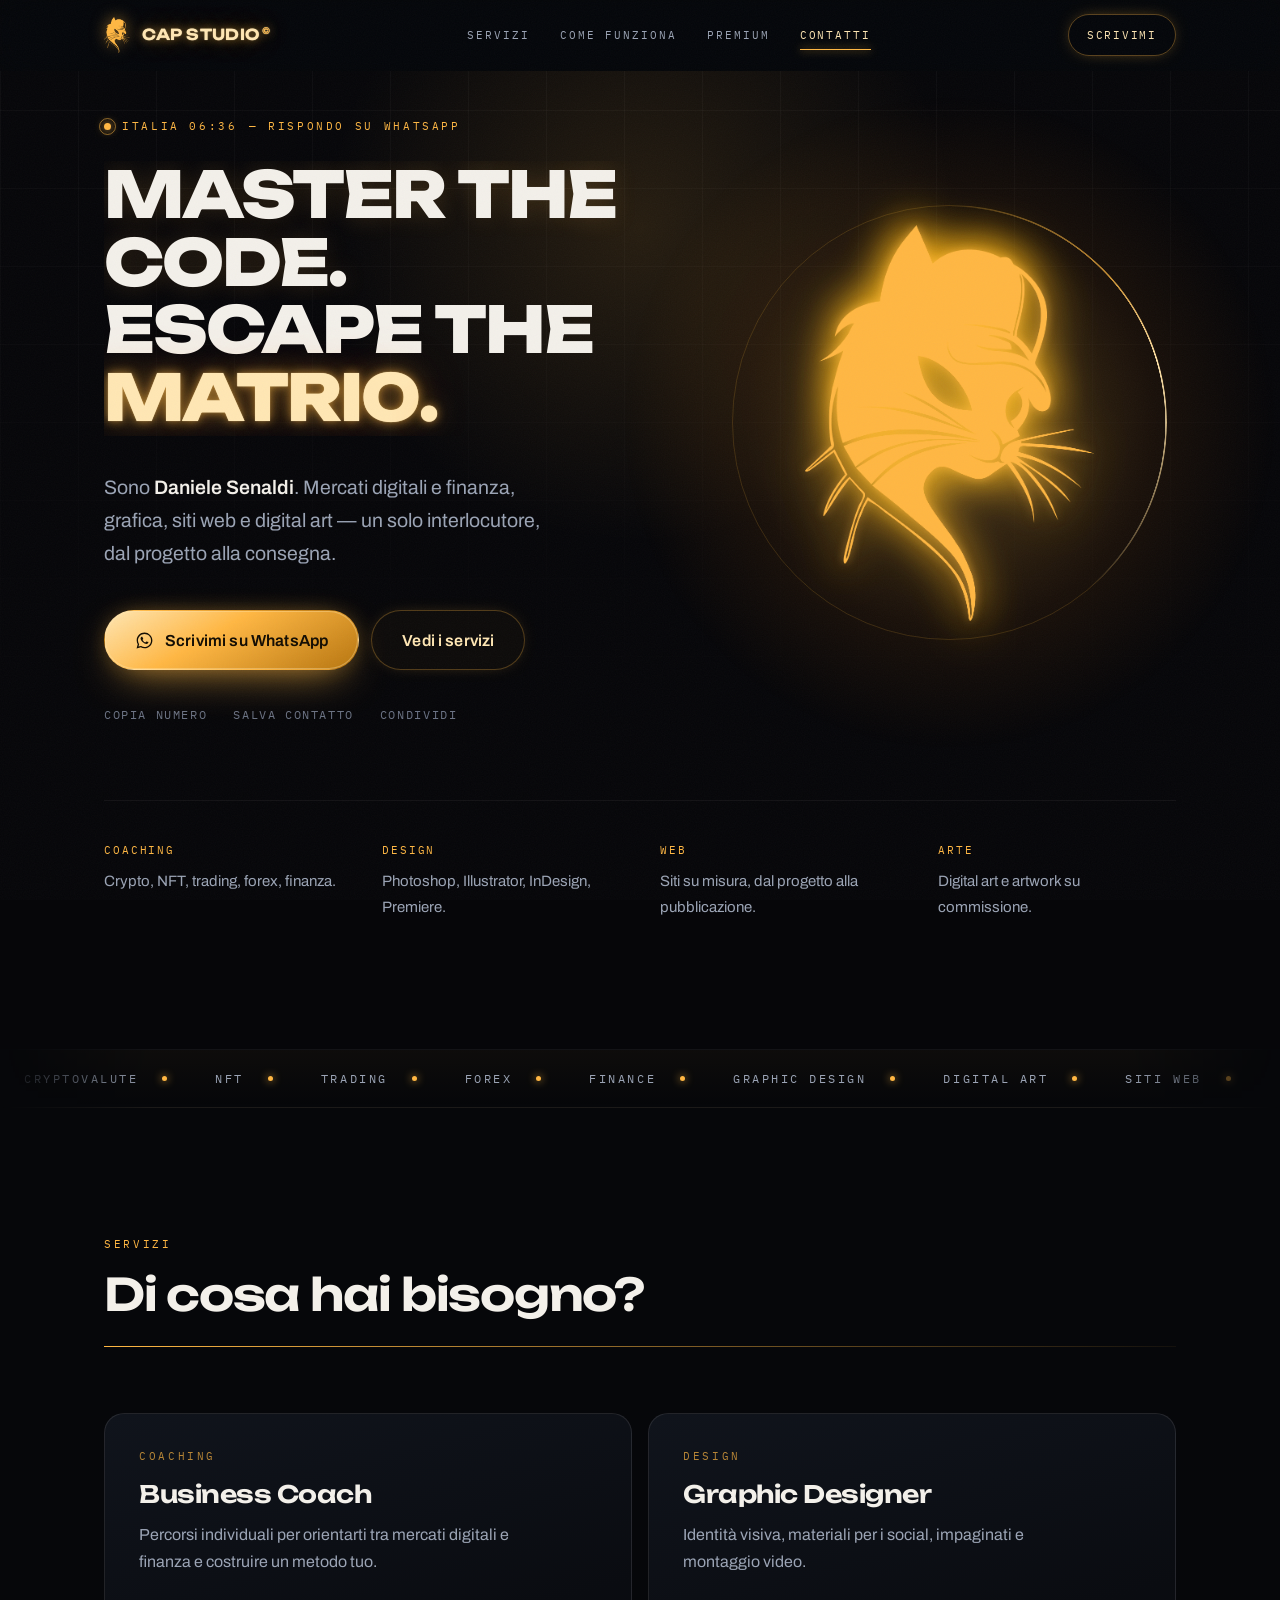
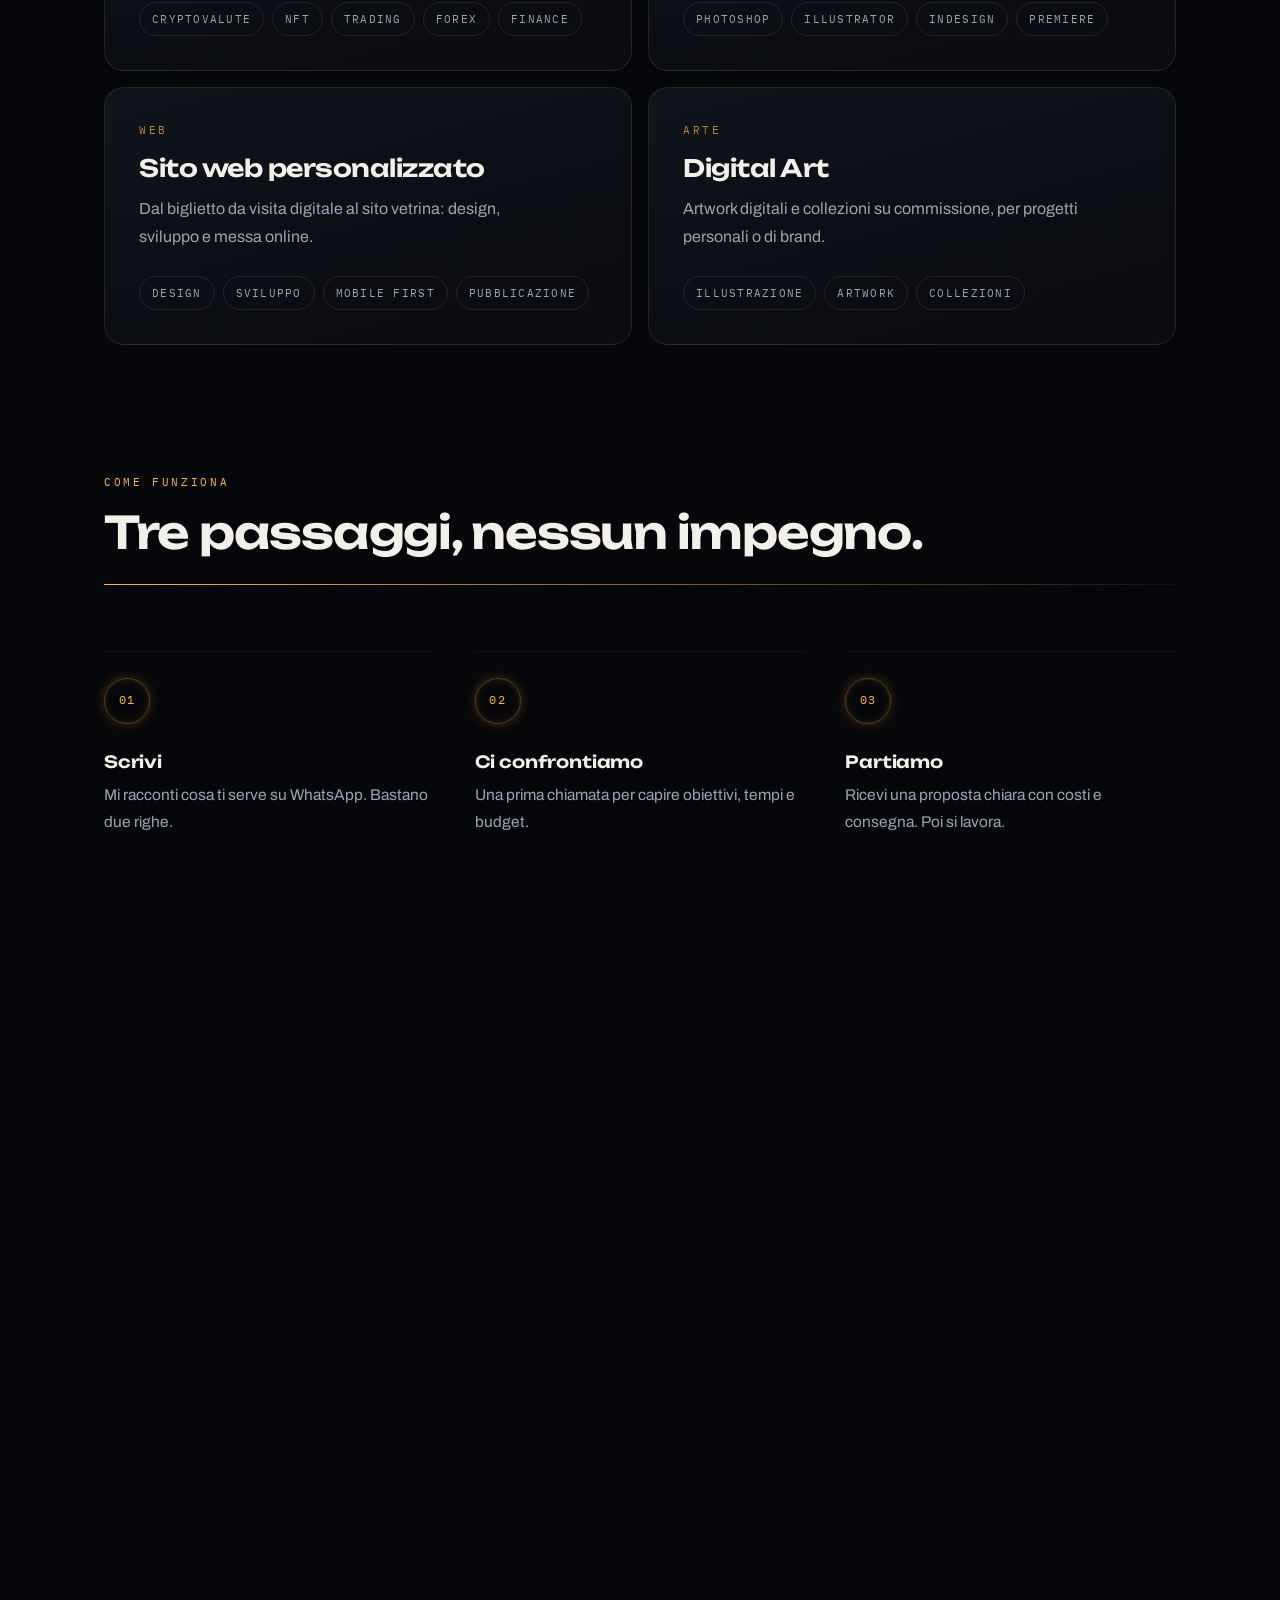
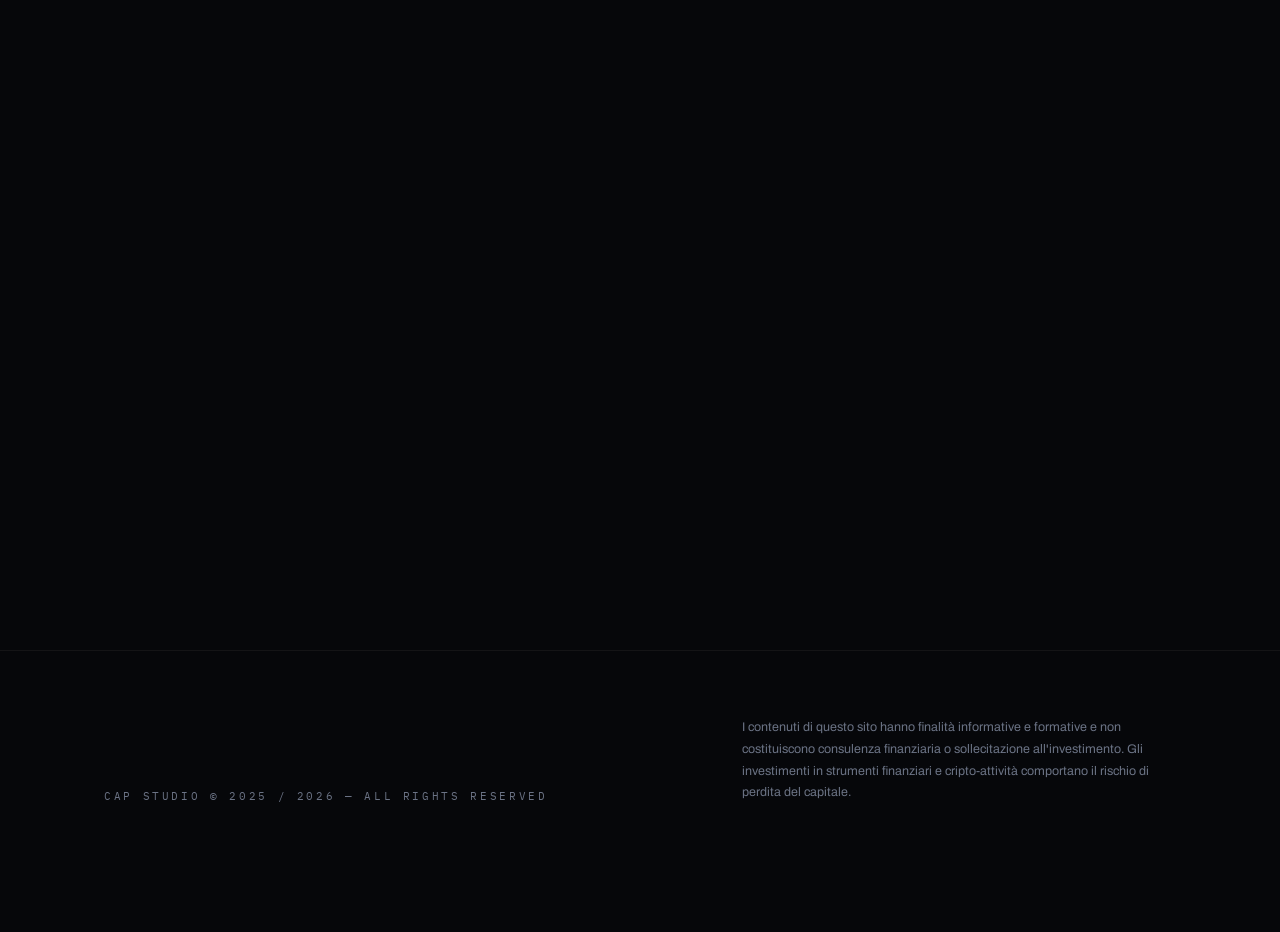
<file: index (1).html>
<!DOCTYPE html>
<html lang="it">
<head>
<meta charset="utf-8">
<meta name="viewport" content="width=device-width, initial-scale=1, viewport-fit=cover">
<title>CAP Studio © — Daniele Senaldi</title>
<meta name="description" content="CAP Studio: coaching su finanza e mercati digitali, graphic design, siti web su misura e digital art. Scrivimi su WhatsApp.">
<meta name="theme-color" content="#06070A">
<link rel="icon" href="caplogo.png">
<link rel="apple-touch-icon" href="caplogo.png">
<link rel="canonical" href="https://danielesenaldi.github.io/CAP/">

<meta property="og:type" content="website">
<meta property="og:title" content="CAP Studio © — Daniele Senaldi">
<meta property="og:description" content="Coaching su finanza e mercati digitali, graphic design, siti web su misura e digital art.">
<meta property="og:image" content="https://danielesenaldi.github.io/CAP/caplogo.png">
<meta property="og:url" content="https://danielesenaldi.github.io/CAP/">
<meta property="og:locale" content="it_IT">
<meta name="twitter:card" content="summary_large_image">

<link rel="preconnect" href="https://fonts.googleapis.com">
<link rel="preconnect" href="https://fonts.gstatic.com" crossorigin>
<link rel="preload" as="image" href="caplogo.png" fetchpriority="high">
<link rel="stylesheet" href="https://fonts.googleapis.com/css2?family=Unbounded:wght@400;600;800&family=Archivo:wght@400;500;600;700&family=IBM+Plex+Mono:wght@400;500&display=swap">

<script type="application/ld+json">
{"@context":"https://schema.org","@type":"ProfessionalService","name":"CAP Studio","url":"https://danielesenaldi.github.io/CAP/","image":"https://danielesenaldi.github.io/CAP/caplogo.png","telephone":"+39 347 233 5717","areaServed":"IT","priceRange":"$$","founder":{"@type":"Person","name":"Daniele Senaldi"},"sameAs":["https://instagram.com/daniele.senaldi"],"description":"Coaching su mercati digitali e finanza, graphic design, siti web su misura e digital art."}
</script>

<style>
/* ==========================================================================
   CAP STUDIO — v6 "NEON"
   Oro su inchiostro. Il bagliore è un accento, mai sul testo di lettura.
   ========================================================================== */
:root{
  /* superfici */
  --void:#06070A; --ink:#0A0C11; --panel:#10141C; --panel-2:#161B26;
  /* linee */
  --line:rgba(240,236,228,.10); --line-soft:rgba(240,236,228,.055);
  /* testo */
  --bone:#F3F0EA; --mist:#9BA4B5; --dim:#6B7385;
  /* oro (preso dal logo) */
  --gold:#FFB743; --gold-hot:#FFE7B4; --gold-deep:#B8760F; --gold-fog:rgba(255,183,67,.14);
  /* neon */
  --glow-s:0 0 6px rgba(255,183,67,.55), 0 0 16px rgba(255,183,67,.28);
  --glow-m:0 0 8px rgba(255,183,67,.6), 0 0 26px rgba(255,183,67,.34), 0 0 60px rgba(255,140,20,.18);
  --ease:cubic-bezier(.16,1,.3,1);
  /* ritmo */
  --s1:8px; --s2:16px; --s3:26px; --s4:40px; --s5:66px;
  --s6:clamp(84px,15vw,128px);
  --pad:clamp(22px,6vw,44px);
  --maxw:1160px;
}
*{box-sizing:border-box}
html{-webkit-text-size-adjust:100%;scroll-behavior:smooth;scroll-padding-top:84px}
body{
  margin:0;background:var(--void);color:var(--bone);
  font-family:"Archivo",system-ui,-apple-system,sans-serif;
  font-size:16.5px;line-height:1.72;-webkit-font-smoothing:antialiased;overflow-x:hidden;
}
/* grana */
body::after{
  content:"";position:fixed;inset:0;pointer-events:none;z-index:90;opacity:.035;
  background-image:url("data:image/svg+xml,%3Csvg xmlns='http://www.w3.org/2000/svg' width='140' height='140'%3E%3Cfilter id='n'%3E%3CfeTurbulence type='fractalNoise' baseFrequency='.85' numOctaves='3'/%3E%3C/filter%3E%3Crect width='100%25' height='100%25' filter='url(%23n)'/%3E%3C/svg%3E");
}
a{color:inherit;text-decoration:none}
img{max-width:100%;display:block}
button{font:inherit}
p{margin:0}
::selection{background:var(--gold);color:var(--void)}
:focus-visible{outline:2px solid var(--gold);outline-offset:4px;border-radius:4px}

.wrap{width:100%;max-width:var(--maxw);margin:0 auto;padding-inline:var(--pad)}
.mono{
  font-family:"IBM Plex Mono",ui-monospace,monospace;
  font-size:11px;letter-spacing:.24em;text-transform:uppercase;color:var(--gold);line-height:1.5;
}
.mono--mute{color:rgba(255,183,67,.7)}
.mono--grey{color:var(--dim)}
.late{content-visibility:auto;contain-intrinsic-size:auto 900px}

/* ---------- neon primitives ---------- */
.neon{
  color:var(--gold-hot);
  text-shadow:0 0 1px rgba(255,231,180,.9),0 0 10px rgba(255,183,67,.6),0 0 26px rgba(255,183,67,.34),0 0 56px rgba(255,130,10,.2);
}
.tube{
  border:1px solid rgba(255,183,67,.34);
  box-shadow:0 0 22px -8px rgba(255,183,67,.5), inset 0 0 26px -18px rgba(255,183,67,.9);
}

/* ============================ ATMOSFERA ============================ */
#rain{position:absolute;inset:0;width:100%;height:100%;z-index:0;opacity:0;transition:opacity 1.6s ease;pointer-events:none}
#rain.on{opacity:.22}
.aura{
  position:absolute;z-index:0;pointer-events:none;
  width:min(130vw,900px);aspect-ratio:1;left:50%;top:-30%;translate:-50% 0;
  background:radial-gradient(closest-side,rgba(255,183,67,.13),transparent 70%);
  animation:drift 32s ease-in-out infinite;
}
@keyframes drift{0%,100%{transform:translate3d(-4%,0,0) scale(1)}50%{transform:translate3d(6%,4%,0) scale(1.12)}}
.spot{
  position:fixed;z-index:1;pointer-events:none;width:540px;height:540px;left:0;top:0;
  margin:-270px 0 0 -270px;opacity:0;transition:opacity .6s ease;
  background:radial-gradient(closest-side,rgba(255,183,67,.09),transparent 70%);
}
.grid{
  position:absolute;inset:-12% 0 0;z-index:0;pointer-events:none;
  background-image:linear-gradient(var(--line-soft) 1px,transparent 1px),linear-gradient(90deg,var(--line-soft) 1px,transparent 1px);
  background-size:78px 78px;
  -webkit-mask-image:linear-gradient(180deg,rgba(0,0,0,.75),transparent 76%);
  mask-image:linear-gradient(180deg,rgba(0,0,0,.75),transparent 76%);
}

/* ============================ TOPBAR ============================ */
.top{
  position:sticky;top:0;z-index:60;background:rgba(6,7,10,.92);
  border-bottom:1px solid transparent;transition:border-color .4s ease,background .4s ease;
}
.top.stuck{border-bottom-color:rgba(255,183,67,.18);box-shadow:0 12px 40px -28px rgba(255,183,67,.5)}
.top__in{display:flex;align-items:center;justify-content:space-between;height:70px;gap:var(--s2)}
.progress{position:absolute;left:0;bottom:-1px;height:2px;width:0;
  background:linear-gradient(90deg,var(--gold-deep),var(--gold),var(--gold-hot));
  box-shadow:0 0 10px rgba(255,183,67,.8)}
.brand{display:flex;align-items:center;gap:12px;min-width:0}
.brand img{height:36px;width:auto;filter:drop-shadow(0 0 8px rgba(255,183,67,.55))}
.brand b{
  font-family:"Unbounded","Archivo",system-ui,sans-serif;font-size:15px;font-weight:600;
  letter-spacing:.02em;white-space:nowrap;
}
.brand sup{font-size:9px;color:var(--gold);margin-left:3px;top:-.6em}
.nav{display:none}
.top__cta{
  font-family:"IBM Plex Mono",monospace;font-size:11px;letter-spacing:.16em;text-transform:uppercase;
  color:var(--gold-hot);border:1px solid rgba(255,183,67,.34);padding:11px 18px;border-radius:100px;white-space:nowrap;
  box-shadow:0 0 18px -8px rgba(255,183,67,.7);transition:box-shadow .35s ease,border-color .35s ease,color .35s ease;
}
.top__cta:hover{border-color:var(--gold);box-shadow:0 0 26px -6px rgba(255,183,67,.9)}

/* ============================ HERO ============================ */
.hero{position:relative;overflow:hidden;padding:var(--s3) 0 var(--s6)}
.hero .wrap{position:relative;z-index:2}

/* ---- marchio neon: la firma della pagina ---- */
.mark{
  position:relative;display:block;
  width:auto;height:clamp(206px,30vh,286px);aspect-ratio:1;margin:0 0 var(--s3);
}
.mark__glow{
  position:absolute;left:50%;top:50%;width:230%;aspect-ratio:1;translate:-50% -50%;
  background:radial-gradient(closest-side,rgba(255,183,67,.3),rgba(255,140,20,.08) 45%,transparent 72%);
  animation:breathe 7s ease-in-out infinite;pointer-events:none;
}
@keyframes breathe{0%,100%{opacity:.7;transform:scale(1)}50%{opacity:1;transform:scale(1.09)}}
.mark__ring{position:absolute;inset:-5%;pointer-events:none}
.mark__ring::after{content:"";position:absolute;inset:0;border-radius:50%;border:1px solid rgba(255,183,67,.16)}
.mark__ring::before{
  content:"";position:absolute;inset:0;border-radius:50%;
  background:conic-gradient(from 0deg,rgba(255,183,67,0) 0deg,rgba(255,183,67,.75) 48deg,rgba(255,231,180,1) 74deg,rgba(255,183,67,0) 140deg,rgba(255,183,67,0) 360deg);
  -webkit-mask:radial-gradient(closest-side,transparent calc(100% - 2px),#000 calc(100% - 1.5px));
  mask:radial-gradient(closest-side,transparent calc(100% - 2px),#000 calc(100% - 1.5px));
  animation:spin 9s linear infinite;
}
@keyframes spin{to{transform:rotate(360deg)}}
.mark img{position:absolute;inset:0;width:100%;height:100%;object-fit:contain}
.mark__bloom{filter:blur(20px) saturate(1.6);opacity:.7;mix-blend-mode:screen;transform:scale(1.05)}
.mark__core{filter:drop-shadow(0 0 5px rgba(255,183,67,.6)) drop-shadow(0 0 20px rgba(255,183,67,.4))}
/* accensione */
.ready .mark__core,.ready .mark__bloom,.ready .mark__ring{animation-name:ignite;animation-duration:1.5s;animation-timing-function:steps(1,end);animation-fill-mode:both}
.ready .mark__ring{animation-name:ignite,spin;animation-duration:1.5s,9s;animation-timing-function:steps(1,end),linear;animation-iteration-count:1,infinite;animation-fill-mode:both,none}
@keyframes ignite{
  0%{opacity:0}6%{opacity:.5}10%{opacity:.05}16%{opacity:.85}20%{opacity:.15}
  26%{opacity:1}32%{opacity:.35}38%,100%{opacity:1}
}
.mark__bloom{opacity:0}
.ready .mark__bloom{opacity:.7}

.status{display:inline-flex;align-items:center;gap:11px;margin-bottom:var(--s3)}
.dot{width:7px;height:7px;border-radius:50%;background:var(--gold);position:relative;flex:none;box-shadow:0 0 10px var(--gold)}
.dot::after{content:"";position:absolute;inset:-5px;border-radius:50%;border:1px solid var(--gold);opacity:.5;animation:ping 2.8s ease-out infinite}
@keyframes ping{0%{transform:scale(.6);opacity:.6}80%,100%{transform:scale(1.6);opacity:0}}
.status__x{display:none}
@media (min-width:600px){.status__x{display:inline}}

h1{
  font-family:"Unbounded","Archivo",system-ui,sans-serif;font-weight:800;
  font-size:clamp(1.95rem,7.4vw,4rem);
  line-height:1.06;letter-spacing:-.03em;margin:0 0 var(--s4);text-transform:uppercase;
}
h1 .l1,h1 .l2{display:block;overflow:hidden;padding-bottom:.06em;margin-bottom:-.06em}
h1 .l1 > span,h1 .l2 > span{display:block;transform:translateY(110%);transition:transform 1s var(--ease) .5s}
.ready h1 .l1 > span{transform:none}
.ready h1 .l2 > span{transform:none;transition-delay:.62s}
h1 .soft{color:var(--bone);text-shadow:0 0 24px rgba(255,183,67,.16)}
h1 em{font-style:normal;white-space:nowrap}
.decode{display:inline-block}

.lede{
  font-size:clamp(16.5px,4vw,19.5px);line-height:1.68;color:var(--mist);
  max-width:42ch;margin-bottom:var(--s4);
}
.lede b{color:var(--bone);font-weight:600}

.up{opacity:0;transform:translateY(16px);transition:opacity .85s ease,transform .85s var(--ease)}
.ready .up{opacity:1;transform:none}
.ready .up.d1{transition-delay:.9s}
.ready .up.d2{transition-delay:1s}
.ready .up.d3{transition-delay:1.12s}
.ready .up.d4{transition-delay:1.24s}

/* ============================ BOTTONI ============================ */
.btn{
  position:relative;overflow:hidden;
  display:inline-flex;align-items:center;justify-content:center;gap:11px;
  min-height:60px;padding:0 30px;border-radius:100px;
  font-weight:600;font-size:16px;letter-spacing:.01em;border:1px solid transparent;cursor:pointer;
  transition:transform .22s var(--ease),box-shadow .35s ease,border-color .35s ease,color .35s ease,background .35s ease;
}
.btn:active{transform:scale(.976)}
.btn svg{width:19px;height:19px;flex:none;position:relative;z-index:2}
.btn span{position:relative;z-index:2}
.btn--primary{
  background:linear-gradient(150deg,var(--gold-hot),var(--gold) 42%,var(--gold-deep));
  color:#120C02;box-shadow:0 0 0 1px rgba(255,231,180,.35) inset,0 14px 44px -16px rgba(255,183,67,.85),0 0 26px -10px rgba(255,183,67,.6);
}
.btn--primary:hover{box-shadow:0 0 0 1px rgba(255,231,180,.5) inset,0 16px 52px -14px rgba(255,183,67,1),0 0 40px -8px rgba(255,183,67,.8)}
.btn--primary::before{
  content:"";position:absolute;top:0;left:-120%;width:55%;height:100%;z-index:1;
  background:linear-gradient(100deg,transparent,rgba(255,255,255,.5),transparent);
  transform:skewX(-18deg);animation:sheen 7s var(--ease) 3s infinite;
}
@keyframes sheen{0%{left:-120%}18%,100%{left:150%}}
.btn--ghost{
  border-color:rgba(255,183,67,.28);color:var(--gold-hot);background:rgba(255,183,67,.03);
  box-shadow:0 0 20px -12px rgba(255,183,67,.7);
}
.btn--ghost:hover{border-color:var(--gold);background:rgba(255,183,67,.07);box-shadow:0 0 28px -8px rgba(255,183,67,.8)}
.btn--wide{width:100%}
.cta-row{display:grid;gap:10px}
.cta-row--col{grid-auto-flow:row!important}
.cta-row .btn{width:100%}

.mini{display:flex;flex-wrap:wrap;gap:var(--s3);margin-top:var(--s3)}
.mini button{
  display:inline-flex;align-items:center;gap:9px;
  font-family:"IBM Plex Mono",monospace;font-size:11.5px;letter-spacing:.14em;text-transform:uppercase;
  color:var(--dim);background:none;border:0;padding:9px 0;cursor:pointer;transition:color .3s ease,text-shadow .3s ease;
}
.mini button:hover{color:var(--gold)}
.mini button.done{color:var(--gold-hot);text-shadow:var(--glow-s)}

/* ============================ TICKER ============================ */
.ticker{
  position:relative;overflow:hidden;
  border-top:1px solid var(--line-soft);border-bottom:1px solid var(--line-soft);
  background:linear-gradient(180deg,rgba(255,183,67,.035),transparent);
  padding:19px 0;
  -webkit-mask-image:linear-gradient(90deg,transparent,#000 12%,#000 88%,transparent);
  mask-image:linear-gradient(90deg,transparent,#000 12%,#000 88%,transparent);
}
.ticker ul{display:flex;list-style:none;margin:0;padding:0;width:max-content;animation:slide 46s linear infinite}
@media (hover:hover) and (pointer:fine){.ticker:hover ul{animation-play-state:paused}}
.ticker li{
  font-family:"IBM Plex Mono",monospace;font-size:11.5px;letter-spacing:.22em;text-transform:uppercase;color:var(--mist);
  padding:0 24px;display:flex;align-items:center;gap:24px;white-space:nowrap;
}
.ticker li::after{content:"";width:5px;height:5px;border-radius:50%;background:var(--gold);box-shadow:0 0 8px var(--gold);flex:none}
@keyframes slide{to{transform:translate3d(-50%,0,0)}}

/* ============================ SEZIONI ============================ */
.sec{padding:var(--s6) 0 0}
.sec.end{padding-bottom:var(--s6)}
.head{margin-bottom:var(--s5)}
.head h2{
  font-family:"Unbounded","Archivo",system-ui,sans-serif;font-weight:600;
  font-size:clamp(1.75rem,6vw,2.8rem);line-height:1.14;letter-spacing:-.028em;margin:var(--s2) 0 0;
}
.head p.sub{color:var(--mist);max-width:44ch;margin-top:var(--s2)}
.rule{height:1px;background:linear-gradient(90deg,var(--gold),rgba(255,183,67,.06));transform:scaleX(0);transform-origin:left;transition:transform 1.1s var(--ease);margin-top:var(--s3);box-shadow:0 0 12px -2px rgba(255,183,67,.5)}
.rule.in{transform:none}

/* ---------- servizi ---------- */
.cards{display:grid;gap:14px}
.card{
  position:relative;overflow:hidden;
  background:linear-gradient(165deg,var(--panel),var(--ink) 78%);
  border:1px solid var(--line);border-radius:20px;padding:clamp(24px,5.6vw,34px);
  transition:transform .5s var(--ease),border-color .45s ease,box-shadow .45s ease;
}
.card::before{
  content:"";position:absolute;left:0;right:0;top:0;height:1px;
  background:linear-gradient(90deg,transparent,var(--gold),transparent);
  opacity:0;transition:opacity .45s ease;
}
.card::after{
  content:"";position:absolute;width:220px;aspect-ratio:1;right:-90px;top:-110px;
  background:radial-gradient(closest-side,rgba(255,183,67,.16),transparent 70%);
  opacity:0;transition:opacity .5s ease;pointer-events:none;
}
.card:hover,.card:focus-within{transform:translateY(-4px);border-color:rgba(255,183,67,.34);box-shadow:0 26px 60px -34px rgba(255,183,67,.7)}
.card:hover::before,.card:hover::after,.card:focus-within::before{opacity:1}
.card h3{
  font-family:"Unbounded","Archivo",system-ui,sans-serif;font-weight:600;
  font-size:clamp(1.2rem,4.6vw,1.5rem);line-height:1.2;letter-spacing:-.02em;margin:var(--s2) 0 12px;
}
.card p:not(.mono){color:var(--mist);font-size:16px;max-width:46ch;margin-bottom:var(--s3)}
.tags{display:flex;flex-wrap:wrap;gap:8px;list-style:none;padding:0;margin:0}
.tags li{
  font-family:"IBM Plex Mono",monospace;font-size:10.5px;letter-spacing:.12em;text-transform:uppercase;
  color:var(--mist);border:1px solid var(--line);padding:7px 12px;border-radius:100px;
  transition:border-color .35s ease,color .35s ease;
}
.card:hover .tags li{border-color:rgba(255,183,67,.22);color:var(--bone)}

/* ---------- come funziona ---------- */
.steps{display:grid;gap:0;list-style:none;margin:0;padding:0}
.step{display:grid;grid-template-columns:auto 1fr;gap:var(--s3);padding:var(--s4) 0;border-top:1px solid var(--line-soft)}
.step:last-child{border-bottom:1px solid var(--line-soft)}
.step__n{
  font-family:"IBM Plex Mono",monospace;font-size:12px;letter-spacing:.1em;color:var(--gold);
  width:46px;height:46px;border-radius:50%;display:grid;place-items:center;
  border:1px solid rgba(255,183,67,.3);box-shadow:0 0 18px -8px rgba(255,183,67,.8), inset 0 0 18px -14px var(--gold);
}
.step h3{font-family:"Unbounded","Archivo",sans-serif;font-weight:600;font-size:1.05rem;letter-spacing:-.01em;margin:8px 0 6px}
.step p:not(.mono){color:var(--mist);font-size:15.5px;max-width:46ch}

/* ---------- premium ---------- */
.prem{
  position:relative;overflow:hidden;
  background:linear-gradient(168deg,var(--panel-2),var(--ink) 72%);
  border:1px solid rgba(255,183,67,.3);border-radius:26px;
  padding:clamp(30px,7vw,60px);
  box-shadow:0 0 60px -34px rgba(255,183,67,.85), inset 0 0 80px -60px rgba(255,183,67,.9);
}
.prem::before{content:"";position:absolute;width:400px;aspect-ratio:1;right:-150px;top:-180px;background:radial-gradient(closest-side,rgba(255,183,67,.18),transparent 70%)}
.prem::after{content:"";position:absolute;left:0;right:0;top:0;height:1px;background:linear-gradient(90deg,transparent,var(--gold-hot),transparent)}
.prem > *{position:relative}
.crown{font-size:30px;color:var(--gold-hot);line-height:1;text-shadow:var(--glow-m);animation:pulse 5s ease-in-out infinite}
@keyframes pulse{0%,100%{opacity:.8}50%{opacity:1}}
.prem .mono{margin-top:var(--s3)}
.prem h2{
  font-family:"Unbounded","Archivo",system-ui,sans-serif;font-weight:600;
  font-size:clamp(1.6rem,5.6vw,2.4rem);line-height:1.15;letter-spacing:-.028em;margin:var(--s2) 0 var(--s2);
}
.prem > p:not(.mono){color:var(--mist);max-width:42ch;margin-bottom:var(--s4)}
.plist{list-style:none;margin:0;padding:0}
.plist li{
  display:grid;grid-template-columns:auto 1fr;column-gap:15px;row-gap:7px;align-items:start;
  padding:var(--s3) 0;border-top:1px solid var(--line-soft);
  font-size:clamp(15.5px,4.2vw,17px);font-weight:600;line-height:1.45;
}
.plist li:first-child{border-top:0;padding-top:0}
.plist li:last-child{padding-bottom:0}
.plist li::before{content:"";width:6px;height:6px;border-radius:50%;background:var(--gold);box-shadow:0 0 10px var(--gold);margin-top:.62em}
.plist li b{
  grid-column:2;justify-self:start;font-family:"IBM Plex Mono",monospace;font-size:10px;
  letter-spacing:.16em;text-transform:uppercase;color:var(--dim);font-weight:400;
}

/* ---------- contatti ---------- */
.end h2{
  font-family:"Unbounded","Archivo",system-ui,sans-serif;font-weight:800;text-transform:uppercase;
  font-size:clamp(2.1rem,8.6vw,3.9rem);line-height:1.04;letter-spacing:-.035em;margin:var(--s2) 0 var(--s3);
}
.end .txt p:not(.mono){color:var(--mist);max-width:36ch;margin-bottom:var(--s4)}

/* ---------- footer ---------- */
.foot-w{border-top:1px solid var(--line-soft);padding:var(--s5) 0 calc(128px + env(safe-area-inset-bottom))}
.foot{display:flex;flex-direction:column;gap:var(--s3)}
.disc{font-size:12.5px;line-height:1.75;color:var(--dim);max-width:62ch}

/* ---------- dock ---------- */
.dock{
  position:fixed;left:0;right:0;bottom:0;z-index:65;
  padding:14px var(--pad) calc(14px + env(safe-area-inset-bottom));
  background:linear-gradient(180deg,rgba(6,7,10,0),rgba(6,7,10,.96) 40%);
  transform:translate3d(0,140%,0);transition:transform .45s var(--ease);
}
.dock.is-on{transform:none}

/* ---------- reveal ---------- */
.rv{opacity:0;transform:translateY(20px);transition:opacity .8s ease,transform .8s var(--ease)}
.rv.in{opacity:1;transform:none}
.rv.dl1{transition-delay:.08s}.rv.dl2{transition-delay:.16s}.rv.dl3{transition-delay:.24s}

/* ============================ DESKTOP ============================ */
@media (min-width:900px){
  .top{background:rgba(6,7,10,.62);backdrop-filter:saturate(160%) blur(18px);-webkit-backdrop-filter:saturate(160%) blur(18px)}
  .top.stuck{background:rgba(6,7,10,.86)}
  .nav{display:flex;gap:30px;align-items:center}
  .nav a{
    font-family:"IBM Plex Mono",monospace;font-size:11px;letter-spacing:.18em;text-transform:uppercase;
    color:var(--mist);position:relative;padding:6px 0;transition:color .3s ease;
  }
  .nav a::after{content:"";position:absolute;left:0;right:0;bottom:0;height:1px;background:var(--gold);
    box-shadow:0 0 8px var(--gold);transform:scaleX(0);transform-origin:left;transition:transform .4s var(--ease)}
  .nav a:hover,.nav a.on{color:var(--gold-hot)}
  .nav a:hover::after,.nav a.on::after{transform:none}
  .spot.on{opacity:1}
  .mark{height:clamp(290px,44vh,404px);margin:0}
  .hero{padding-top:var(--s4)}
  .hero__in{display:grid;grid-template-columns:1.1fr .9fr;column-gap:var(--s5);align-items:center}
  .hero__txt{grid-column:1;grid-row:1}
  .hero__mark{grid-column:2;grid-row:1;justify-self:center}
  .aside{grid-column:1 / -1;grid-row:2;margin-top:var(--s5);padding-top:var(--s4);border-top:1px solid var(--line-soft)}
  .aside dl{margin:0;display:grid;grid-template-columns:repeat(4,1fr);gap:var(--s4)}
  .aside dt{font-family:"IBM Plex Mono",monospace;font-size:10.5px;letter-spacing:.18em;text-transform:uppercase;color:var(--gold)}
  .aside dd{margin:10px 0 0;font-size:15px;color:var(--mist)}
  .cta-row{grid-auto-flow:column;justify-content:start;gap:12px}
  .cta-row .btn{width:auto}
  .btn--wide{width:auto}
  .cards{grid-template-columns:1fr 1fr;gap:16px}
  .steps{grid-template-columns:repeat(3,1fr);gap:var(--s4)}
  .steps .step{padding:var(--s3) 0 0;grid-template-columns:1fr;gap:var(--s2)}
  .steps .step:last-child{border-bottom:0}
  .end__in{display:grid;grid-template-columns:1fr 1fr;gap:var(--s5);align-items:end}
  .dock{display:none}
  .foot{flex-direction:row;justify-content:space-between;align-items:flex-end;gap:var(--s5)}
}
@media (max-width:899px){.aside,.spot{display:none}}

@media (prefers-reduced-motion:reduce){
  html{scroll-behavior:auto}
  *{animation:none!important;transition:none!important}
  .rv,.up{opacity:1;transform:none}
  h1 .l1 > span,h1 .l2 > span{transform:none}
  .rule{transform:none}
  .mark__bloom,.ready .mark__bloom{opacity:.7}
  #rain,.spot{display:none}
}
</style>
<noscript><style>
.up,.rv{opacity:1!important;transform:none!important}
.mark__bloom{opacity:.7!important}
h1 .l1 > span,h1 .l2 > span{transform:none!important}
.rule{transform:none!important}
</style></noscript>
</head>
<body>

<div class="spot" id="spot" aria-hidden="true"></div>

<header class="top" id="top">
  <div class="wrap top__in">
    <a class="brand" href="#home" aria-label="CAP Studio — inizio pagina">
      <img src="caplogo.png" alt="" width="713" height="979" fetchpriority="high" decoding="async">
      <b class="neon">CAP STUDIO<sup>©</sup></b>
    </a>
    <nav class="nav" aria-label="Sezioni">
      <a href="#servizi">Servizi</a>
      <a href="#metodo">Come funziona</a>
      <a href="#premium">Premium</a>
      <a href="#contatti">Contatti</a>
    </nav>
    <a class="top__cta" href="https://wa.me/393472335717?text=Ciao%20Daniele%2C%20ti%20scrivo%20dal%20sito%20CAP%20Studio.">Scrivimi</a>
  </div>
  <div class="progress" id="progress"></div>
</header>

<main id="home">

  <!-- ============ HERO ============ -->
  <div class="hero">
    <canvas id="rain" aria-hidden="true"></canvas>
    <div class="aura" aria-hidden="true"></div>
    <div class="grid" id="grid" aria-hidden="true"></div>

    <div class="wrap hero__in">
      <div class="hero__mark">
        <div class="mark">
          <span class="mark__glow" aria-hidden="true"></span>
          <span class="mark__ring" aria-hidden="true"></span>
          <img class="mark__bloom" src="caplogo.png" alt="" aria-hidden="true" width="713" height="979" decoding="async">
          <img class="mark__core" src="caplogo.png" alt="Logo CAP Studio" width="713" height="979" fetchpriority="high" decoding="async">
        </div>
      </div>

      <div class="hero__txt">
        <p class="status mono up d1"><span class="dot"></span><span id="clock">Italia</span><span class="status__x" id="clockx"></span></p>

        <h1>
          <span class="l1"><span class="soft">Master the Code.</span></span>
          <span class="l2"><span>Escape the <em class="neon"><span class="decode" data-word="Matrix">Matrix</span>.</em></span></span>
        </h1>

        <p class="lede up d2">Sono <b>Daniele Senaldi</b>. Mercati digitali e finanza, grafica, siti web e digital art — un solo interlocutore, dal progetto alla consegna.</p>

        <div class="cta-row up d3">
          <a class="btn btn--primary btn--wide" href="https://wa.me/393472335717?text=Ciao%20Daniele%2C%20ti%20scrivo%20dal%20sito%20CAP%20Studio.">
            <svg viewBox="0 0 24 24" fill="currentColor" aria-hidden="true"><path d="M12.04 2C6.58 2 2.13 6.45 2.13 11.91c0 1.75.46 3.45 1.32 4.95L2 22l5.25-1.38a9.9 9.9 0 0 0 4.79 1.22h.01c5.46 0 9.91-4.45 9.91-9.91 0-2.65-1.03-5.14-2.9-7.01A9.82 9.82 0 0 0 12.04 2Zm0 18.15h-.01a8.2 8.2 0 0 1-4.19-1.15l-.3-.18-3.12.82.83-3.04-.2-.31a8.16 8.16 0 0 1-1.26-4.38c0-4.54 3.7-8.24 8.25-8.24 2.2 0 4.27.86 5.83 2.42a8.19 8.19 0 0 1 2.41 5.83c0 4.54-3.7 8.23-8.24 8.23Zm4.52-6.16c-.25-.12-1.47-.72-1.69-.81-.23-.08-.39-.12-.56.13-.16.24-.64.8-.78.97-.15.16-.29.18-.54.06-.25-.13-1.05-.39-1.99-1.23-.74-.66-1.24-1.47-1.38-1.72-.15-.25-.02-.38.11-.5.11-.11.25-.29.37-.44.13-.15.17-.25.25-.41.09-.17.04-.31-.02-.44-.06-.12-.56-1.35-.77-1.85-.2-.48-.4-.42-.56-.43h-.47c-.16 0-.42.06-.64.31-.22.25-.84.82-.84 2s.86 2.32.98 2.48c.12.16 1.7 2.59 4.11 3.63.58.25 1.02.4 1.37.51.58.18 1.1.16 1.52.1.46-.07 1.47-.6 1.68-1.18.21-.58.21-1.07.15-1.18-.06-.11-.22-.17-.47-.29Z"/></svg>
            <span>Scrivimi su WhatsApp</span>
          </a>
          <a class="btn btn--ghost btn--wide" href="#servizi"><span>Vedi i servizi</span></a>
        </div>

        <div class="mini up d4">
          <button id="copy" type="button"><em id="copyLabel" style="font-style:normal">Copia numero</em></button>
          <button id="vcf" type="button"><em style="font-style:normal">Salva contatto</em></button>
          <button id="share" type="button" hidden><em style="font-style:normal">Condividi</em></button>
        </div>
      </div>

      <aside class="aside up d3">
        <dl>
          <div><dt>Coaching</dt><dd>Crypto, NFT, trading, forex, finanza.</dd></div>
          <div><dt>Design</dt><dd>Photoshop, Illustrator, InDesign, Premiere.</dd></div>
          <div><dt>Web</dt><dd>Siti su misura, dal progetto alla pubblicazione.</dd></div>
          <div><dt>Arte</dt><dd>Digital art e artwork su commissione.</dd></div>
        </dl>
      </aside>
    </div>
  </div>

  <!-- ============ TICKER ============ -->
  <div class="ticker" aria-hidden="true">
    <ul id="tick">
      <li>Cryptovalute</li><li>NFT</li><li>Trading</li><li>Forex</li><li>Finance</li>
      <li>Graphic Design</li><li>Digital Art</li><li>Siti Web</li><li>Salomon Crypto ♕</li>
    </ul>
  </div>

  <!-- ============ SERVIZI ============ -->
  <section class="sec late" id="servizi">
    <div class="wrap">
      <div class="head rv">
        <p class="mono">Servizi</p>
        <h2>Di cosa hai bisogno?</h2>
        <div class="rule"></div>
      </div>

      <div class="cards">
        <article class="card rv">
          <p class="mono mono--mute">Coaching</p>
          <h3>Business Coach</h3>
          <p>Percorsi individuali per orientarti tra mercati digitali e finanza e costruire un metodo tuo.</p>
          <ul class="tags"><li>Cryptovalute</li><li>NFT</li><li>Trading</li><li>Forex</li><li>Finance</li></ul>
        </article>

        <article class="card rv dl1">
          <p class="mono mono--mute">Design</p>
          <h3>Graphic Designer</h3>
          <p>Identità visiva, materiali per i social, impaginati e montaggio video.</p>
          <ul class="tags"><li>Photoshop</li><li>Illustrator</li><li>InDesign</li><li>Premiere</li></ul>
        </article>

        <article class="card rv dl2">
          <p class="mono mono--mute">Web</p>
          <h3>Sito web personalizzato</h3>
          <p>Dal biglietto da visita digitale al sito vetrina: design, sviluppo e messa online.</p>
          <ul class="tags"><li>Design</li><li>Sviluppo</li><li>Mobile first</li><li>Pubblicazione</li></ul>
        </article>

        <article class="card rv dl3">
          <p class="mono mono--mute">Arte</p>
          <h3>Digital Art</h3>
          <p>Artwork digitali e collezioni su commissione, per progetti personali o di brand.</p>
          <ul class="tags"><li>Illustrazione</li><li>Artwork</li><li>Collezioni</li></ul>
        </article>
      </div>
    </div>
  </section>

  <!-- ============ COME FUNZIONA ============ -->
  <section class="sec late" id="metodo">
    <div class="wrap">
      <div class="head rv">
        <p class="mono">Come funziona</p>
        <h2>Tre passaggi, nessun impegno.</h2>
        <div class="rule"></div>
      </div>

      <ol class="steps">
        <li class="step rv">
          <span class="step__n">01</span>
          <div>
            <h3>Scrivi</h3>
            <p>Mi racconti cosa ti serve su WhatsApp. Bastano due righe.</p>
          </div>
        </li>
        <li class="step rv dl1">
          <span class="step__n">02</span>
          <div>
            <h3>Ci confrontiamo</h3>
            <p>Una prima chiamata per capire obiettivi, tempi e budget.</p>
          </div>
        </li>
        <li class="step rv dl2">
          <span class="step__n">03</span>
          <div>
            <h3>Partiamo</h3>
            <p>Ricevi una proposta chiara con costi e consegna. Poi si lavora.</p>
          </div>
        </li>
      </ol>
    </div>
  </section>

  <!-- ============ PREMIUM ============ -->
  <section class="sec late" id="premium">
    <div class="wrap">
      <div class="prem rv">
        <div class="crown">♕</div>
        <p class="mono">Su richiesta</p>
        <h2>Servizi Premium</h2>
        <p>Percorsi e accessi riservati. Se ne parla in privato, dopo un primo confronto.</p>
        <ul class="plist">
          <li>Accesso a Salomon&nbsp;Crypto&nbsp;♕ <b>Riservato</b></li>
          <li>Corsi professionali personalizzati <b>Su misura</b></li>
          <li>Gestione portafoglio <b>Riservato</b></li>
          <li>Siti web su misura <b>Su misura</b></li>
          <li>Diventa socio <b>Su richiesta</b></li>
        </ul>
      </div>
    </div>
  </section>

  <!-- ============ CONTATTI ============ -->
  <section class="sec end late" id="contatti">
    <div class="wrap end__in">
      <div class="txt rv">
        <p class="mono">Contatti</p>
        <h2 class="neon">Parliamone.</h2>
        <p>Scrivimi cosa ti serve e ti dico come possiamo lavorarci. Nessun impegno.</p>
      </div>
      <div class="cta-row cta-row--col rv dl1">
        <a class="btn btn--primary" href="https://wa.me/393472335717?text=Ciao%20Daniele%2C%20ti%20scrivo%20dal%20sito%20CAP%20Studio.">
          <svg viewBox="0 0 24 24" fill="currentColor" aria-hidden="true"><path d="M12.04 2C6.58 2 2.13 6.45 2.13 11.91c0 1.75.46 3.45 1.32 4.95L2 22l5.25-1.38a9.9 9.9 0 0 0 4.79 1.22h.01c5.46 0 9.91-4.45 9.91-9.91 0-2.65-1.03-5.14-2.9-7.01A9.82 9.82 0 0 0 12.04 2Zm0 18.15h-.01a8.2 8.2 0 0 1-4.19-1.15l-.3-.18-3.12.82.83-3.04-.2-.31a8.16 8.16 0 0 1-1.26-4.38c0-4.54 3.7-8.24 8.25-8.24 2.2 0 4.27.86 5.83 2.42a8.19 8.19 0 0 1 2.41 5.83c0 4.54-3.7 8.23-8.24 8.23Zm4.52-6.16c-.25-.12-1.47-.72-1.69-.81-.23-.08-.39-.12-.56.13-.16.24-.64.8-.78.97-.15.16-.29.18-.54.06-.25-.13-1.05-.39-1.99-1.23-.74-.66-1.24-1.47-1.38-1.72-.15-.25-.02-.38.11-.5.11-.11.25-.29.37-.44.13-.15.17-.25.25-.41.09-.17.04-.31-.02-.44-.06-.12-.56-1.35-.77-1.85-.2-.48-.4-.42-.56-.43h-.47c-.16 0-.42.06-.64.31-.22.25-.84.82-.84 2s.86 2.32.98 2.48c.12.16 1.7 2.59 4.11 3.63.58.25 1.02.4 1.37.51.58.18 1.1.16 1.52.1.46-.07 1.47-.6 1.68-1.18.21-.58.21-1.07.15-1.18-.06-.11-.22-.17-.47-.29Z"/></svg>
          <span>WhatsApp</span>
        </a>
        <a class="btn btn--ghost" href="https://instagram.com/daniele.senaldi?igsh=MXV1d3dmcTcwMTh4Yg==" target="_blank" rel="noopener">
          <svg viewBox="0 0 24 24" fill="none" stroke="currentColor" stroke-width="1.7" aria-hidden="true"><rect x="3" y="3" width="18" height="18" rx="5"/><circle cx="12" cy="12" r="4"/><circle cx="17.4" cy="6.6" r="1.1" fill="currentColor" stroke="none"/></svg>
          <span>Instagram</span>
        </a>
      </div>
    </div>
  </section>
</main>

<footer class="foot-w">
  <div class="wrap foot">
    <p class="mono mono--grey">CAP Studio © 2025 / 2026 — All rights reserved</p>
    <p class="disc">I contenuti di questo sito hanno finalità informative e formative e non costituiscono consulenza finanziaria o sollecitazione all'investimento. Gli investimenti in strumenti finanziari e cripto-attività comportano il rischio di perdita del capitale.</p>
  </div>
</footer>

<div class="dock" id="dock">
  <a class="btn btn--primary btn--wide" href="https://wa.me/393472335717?text=Ciao%20Daniele%2C%20ti%20scrivo%20dal%20sito%20CAP%20Studio.">
    <svg viewBox="0 0 24 24" fill="currentColor" aria-hidden="true"><path d="M12.04 2C6.58 2 2.13 6.45 2.13 11.91c0 1.75.46 3.45 1.32 4.95L2 22l5.25-1.38a9.9 9.9 0 0 0 4.79 1.22h.01c5.46 0 9.91-4.45 9.91-9.91 0-2.65-1.03-5.14-2.9-7.01A9.82 9.82 0 0 0 12.04 2Zm0 18.15h-.01a8.2 8.2 0 0 1-4.19-1.15l-.3-.18-3.12.82.83-3.04-.2-.31a8.16 8.16 0 0 1-1.26-4.38c0-4.54 3.7-8.24 8.25-8.24 2.2 0 4.27.86 5.83 2.42a8.19 8.19 0 0 1 2.41 5.83c0 4.54-3.7 8.23-8.24 8.23Zm4.52-6.16c-.25-.12-1.47-.72-1.69-.81-.23-.08-.39-.12-.56.13-.16.24-.64.8-.78.97-.15.16-.29.18-.54.06-.25-.13-1.05-.39-1.99-1.23-.74-.66-1.24-1.47-1.38-1.72-.15-.25-.02-.38.11-.5.11-.11.25-.29.37-.44.13-.15.17-.25.25-.41.09-.17.04-.31-.02-.44-.06-.12-.56-1.35-.77-1.85-.2-.48-.4-.42-.56-.43h-.47c-.16 0-.42.06-.64.31-.22.25-.84.82-.84 2s.86 2.32.98 2.48c.12.16 1.7 2.59 4.11 3.63.58.25 1.02.4 1.37.51.58.18 1.1.16 1.52.1.46-.07 1.47-.6 1.68-1.18.21-.58.21-1.07.15-1.18-.06-.11-.22-.17-.47-.29Z"/></svg>
    <span>Scrivimi su WhatsApp</span>
  </a>
</div>

<script>
(function(){
  var reduce = matchMedia('(prefers-reduced-motion: reduce)').matches,
      wide   = innerWidth >= 900,
      TEL    = '+39 347 233 5717';

  requestAnimationFrame(function(){ document.body.classList.add('ready'); });

  /* --- "Matrix" si decodifica --- */
  var dec = document.querySelector('.decode');
  if (dec && !reduce){
    var word = dec.dataset.word, pool = 'ABCDEFGHIJKLMNOPQRSTUVWXYZ#$%&/\\<>*01', t0 = null;
    dec.style.minWidth = dec.offsetWidth + 'px';
    function step(t){
      if(!t0) t0 = t;
      var p = Math.min((t-t0)/1000, 1), out = '';
      for (var i=0;i<word.length;i++)
        out += (p*word.length > i + Math.random()*1.3) ? word[i] : pool[(Math.random()*pool.length)|0];
      dec.textContent = out;
      p < 1 ? requestAnimationFrame(step) : dec.textContent = word;
    }
    setTimeout(function(){ requestAnimationFrame(step); }, 1500);
  }

  /* --- pioggia Matrix, oro e leggera --- */
  var cv = document.getElementById('rain');
  if (cv && !reduce){
    var ctx = cv.getContext('2d'), hero = document.querySelector('.hero'),
        glyphs = 'ｦｱｳｴｵｶｷｹｺｻｼｽｾｿﾀﾂﾃﾅﾆﾇﾈﾊﾋﾎﾏﾐﾑﾒﾓﾔﾕﾗﾘﾜ0123456789$€₿',
        cw = innerWidth < 520 ? 32 : 24,
        dpr = Math.min(devicePixelRatio || 1, 1.5),
        cols = [], W = 0, H = 0, last = 0, seen = true, awake = true;
    function size(){
      W = hero.offsetWidth; H = hero.offsetHeight;
      cv.width = W*dpr; cv.height = H*dpr;
      ctx.setTransform(dpr,0,0,dpr,0,0);
      ctx.font = '13px "IBM Plex Mono", monospace';
      cols = []; for (var i=0, n=Math.ceil(W/cw); i<n; i++) cols.push({y: Math.random()*-H, s: .5+Math.random()*.9});
    }
    function draw(t){
      requestAnimationFrame(draw);
      if (!seen || !awake || t - last < 95) return;
      last = t;
      ctx.fillStyle = 'rgba(6,7,10,.17)'; ctx.fillRect(0,0,W,H);
      for (var i=0;i<cols.length;i++){
        var c = cols[i];
        ctx.fillStyle = Math.random() > .93 ? 'rgba(255,231,180,.9)' : 'rgba(255,183,67,.3)';
        ctx.fillText(glyphs[(Math.random()*glyphs.length)|0], i*cw, c.y);
        c.y += 15*c.s;
        if (c.y > H + Math.random()*260) c.y = -20;
      }
    }
    size();
    addEventListener('resize', function(){ clearTimeout(cv._t); cv._t = setTimeout(size, 200); }, {passive:true});
    new IntersectionObserver(function(e){ seen = e[0].isIntersecting; },{threshold:0}).observe(hero);
    document.addEventListener('visibilitychange', function(){ awake = !document.hidden; });
    requestAnimationFrame(draw);
    setTimeout(function(){ cv.classList.add('on'); }, 900);
  }

  /* --- luce del puntatore, solo desktop --- */
  var spot = document.getElementById('spot');
  if (spot && wide && !reduce && matchMedia('(pointer:fine)').matches){
    var tx=0,ty=0,x=0,y=0,live=false;
    addEventListener('pointermove', function(e){
      tx=e.clientX; ty=e.clientY;
      if(!live){ live=true; x=tx; y=ty; spot.classList.add('on'); loop(); }
    },{passive:true});
    function loop(){
      x += (tx-x)*.09; y += (ty-y)*.09;
      spot.style.transform = 'translate3d('+x+'px,'+y+'px,0)';
      requestAnimationFrame(loop);
    }
  }

  /* --- scroll: progresso, header, parallasse --- */
  var pr = document.getElementById('progress'), top = document.getElementById('top'),
      grid = document.getElementById('grid'), busy = false;
  addEventListener('scroll', function(){
    if (busy) return; busy = true;
    requestAnimationFrame(function(){
      var sc = scrollY, max = document.body.scrollHeight - innerHeight;
      pr.style.width = (max > 0 ? (sc/max)*100 : 0) + '%';
      if (sc > 8) top.classList.add('stuck'); else top.classList.remove('stuck');
      if (grid && wide && !reduce) grid.style.transform = 'translate3d(0,'+(sc*.13)+'px,0)';
      busy = false;
    });
  }, {passive:true});

  /* --- comparsa a scorrimento --- */
  var io = new IntersectionObserver(function(es){
    for (var i=0;i<es.length;i++){
      if(!es[i].isIntersecting) continue;
      var el = es[i].target; el.classList.add('in');
      var r = el.querySelector('.rule'); if (r) r.classList.add('in');
      io.unobserve(el);
    }
  },{threshold:.12, rootMargin:'0px 0px -6% 0px'});
  document.querySelectorAll('.rv').forEach(function(n){ io.observe(n); });

  /* --- voce di menu attiva --- */
  var links = [].slice.call(document.querySelectorAll('.nav a'));
  if (links.length){
    var spy = new IntersectionObserver(function(es){
      es.forEach(function(e){
        if(!e.isIntersecting) return;
        links.forEach(function(a){ a.classList.toggle('on', a.getAttribute('href') === '#'+e.target.id); });
      });
    },{rootMargin:'-45% 0px -50% 0px'});
    ['servizi','metodo','premium','contatti'].forEach(function(id){
      var s = document.getElementById(id); if (s) spy.observe(s);
    });
  }

  /* --- ticker in loop --- */
  var tick = document.getElementById('tick');
  if (tick) tick.innerHTML += tick.innerHTML;

  /* --- orario --- */
  var clock = document.getElementById('clock');
  if (clock) (function c(){
    try{
      clock.textContent = 'Italia ' + new Date().toLocaleTimeString('it-IT',{hour:'2-digit',minute:'2-digit',timeZone:'Europe/Rome'});
      var cx = document.getElementById('clockx'); if (cx) cx.textContent = ' — Rispondo su WhatsApp';
    }catch(e){}
    setTimeout(c, 30000);
  })();

  /* --- copia numero --- */
  var cp = document.getElementById('copy'), lab = document.getElementById('copyLabel');
  if (cp) cp.addEventListener('click', function(){
    var end = function(){
      cp.classList.add('done'); lab.textContent = 'Copiato ✓';
      setTimeout(function(){ lab.textContent = 'Copia numero'; cp.classList.remove('done'); }, 1800);
    };
    if (navigator.clipboard) navigator.clipboard.writeText(TEL).then(end, end); else end();
  });

  /* --- salva contatto --- */
  var vb = document.getElementById('vcf');
  if (vb) vb.addEventListener('click', function(){
    var v = ['BEGIN:VCARD','VERSION:3.0','N:Senaldi;Daniele;;;','FN:Daniele Senaldi',
      'ORG:CAP Studio','TITLE:Business coach · Graphic designer · Web',
      'TEL;TYPE=CELL:+393472335717','URL:https://danielesenaldi.github.io/CAP/',
      'NOTE:Coaching su mercati digitali e finanza, grafica, siti web, digital art.','END:VCARD'].join('\r\n');
    var a = document.createElement('a');
    a.href = URL.createObjectURL(new Blob([v], {type:'text/vcard;charset=utf-8'}));
    a.download = 'Daniele-Senaldi.vcf';
    document.body.appendChild(a); a.click();
    setTimeout(function(){ URL.revokeObjectURL(a.href); a.remove(); }, 4000);
  });

  /* --- condividi --- */
  var sh = document.getElementById('share');
  if (sh && navigator.share){
    sh.hidden = false;
    sh.addEventListener('click', function(){
      navigator.share({title:'CAP Studio © — Daniele Senaldi', url:location.href}).catch(function(){});
    });
  }

  /* --- barra WhatsApp fissa --- */
  var dock = document.getElementById('dock'), heroEl = document.querySelector('.hero'),
      end = document.getElementById('contatti'), past = false, at = false;
  function sync(){ dock.classList.toggle('is-on', past && !at); }
  new IntersectionObserver(function(e){ past = !e[0].isIntersecting; sync(); },{threshold:0}).observe(heroEl);
  new IntersectionObserver(function(e){ at = e[0].isIntersecting; sync(); },{threshold:.2}).observe(end);
})();
</script>
</body>
</html>
</file>
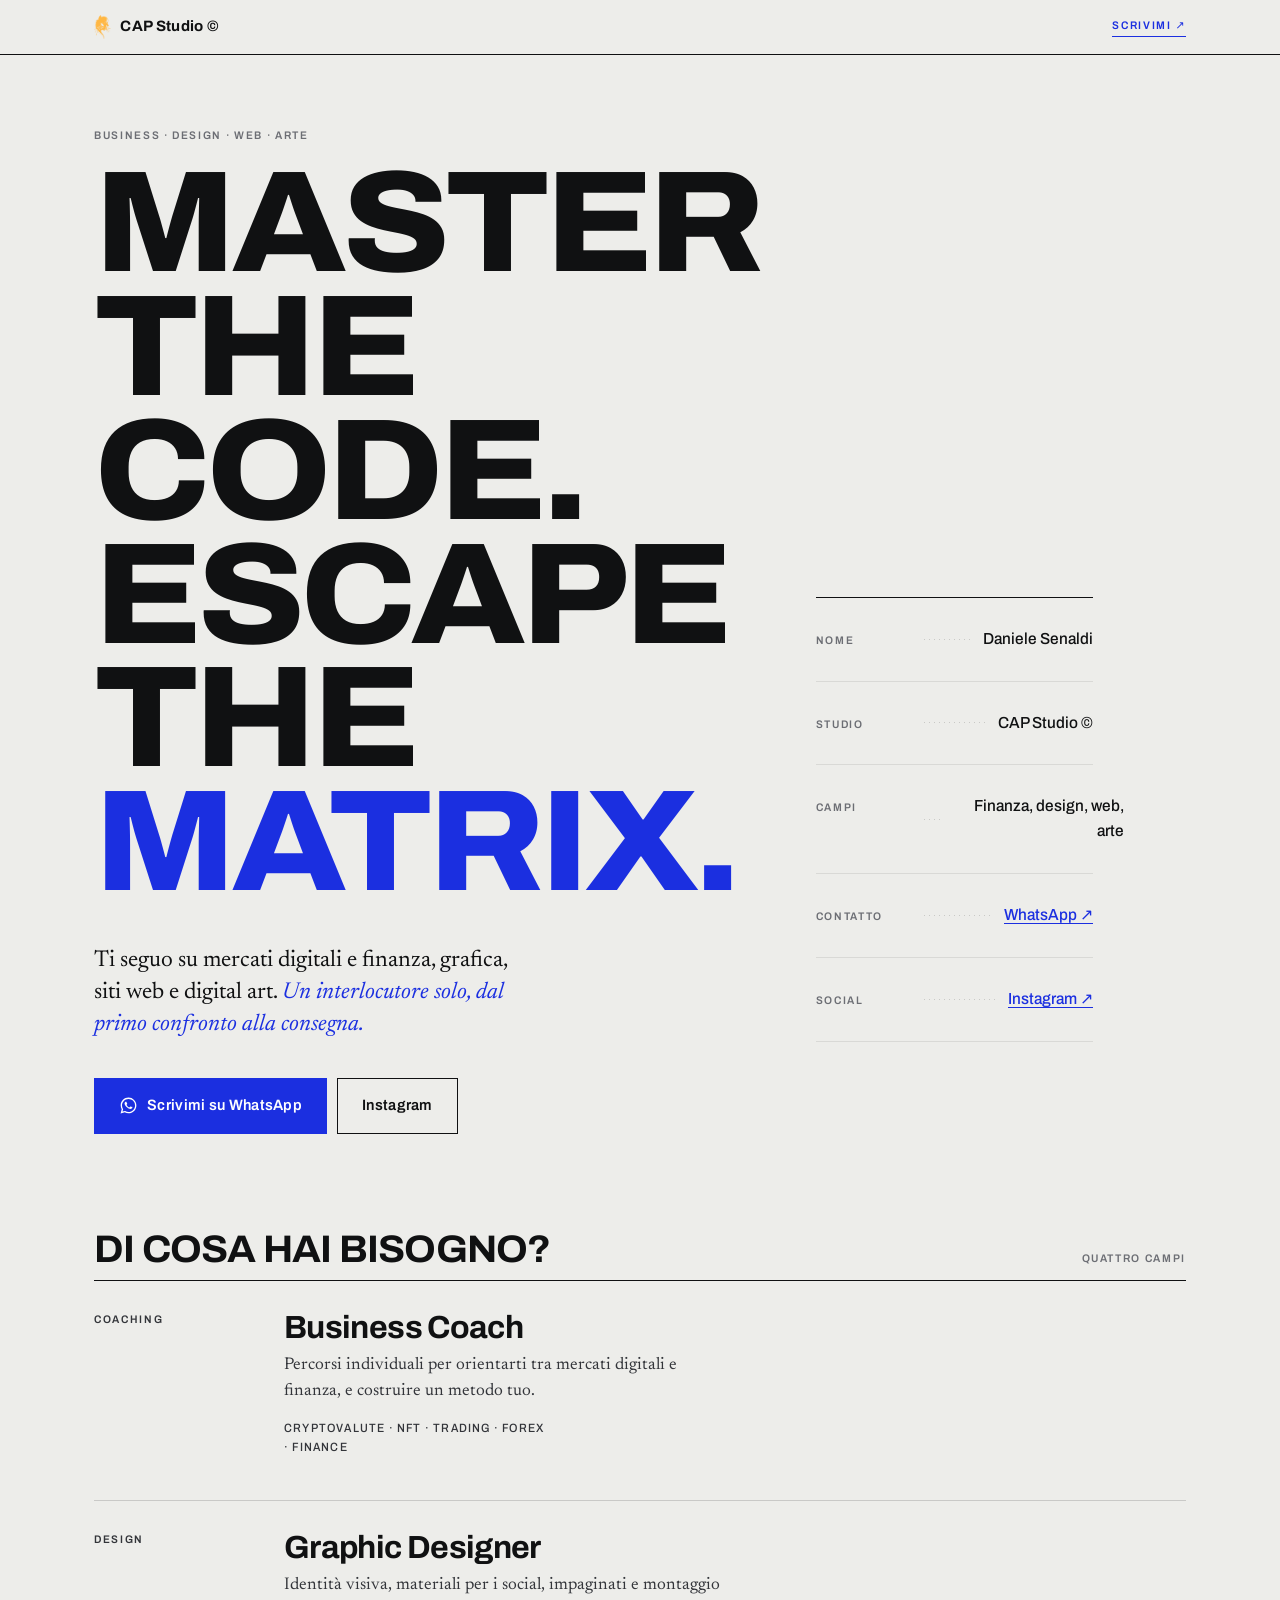
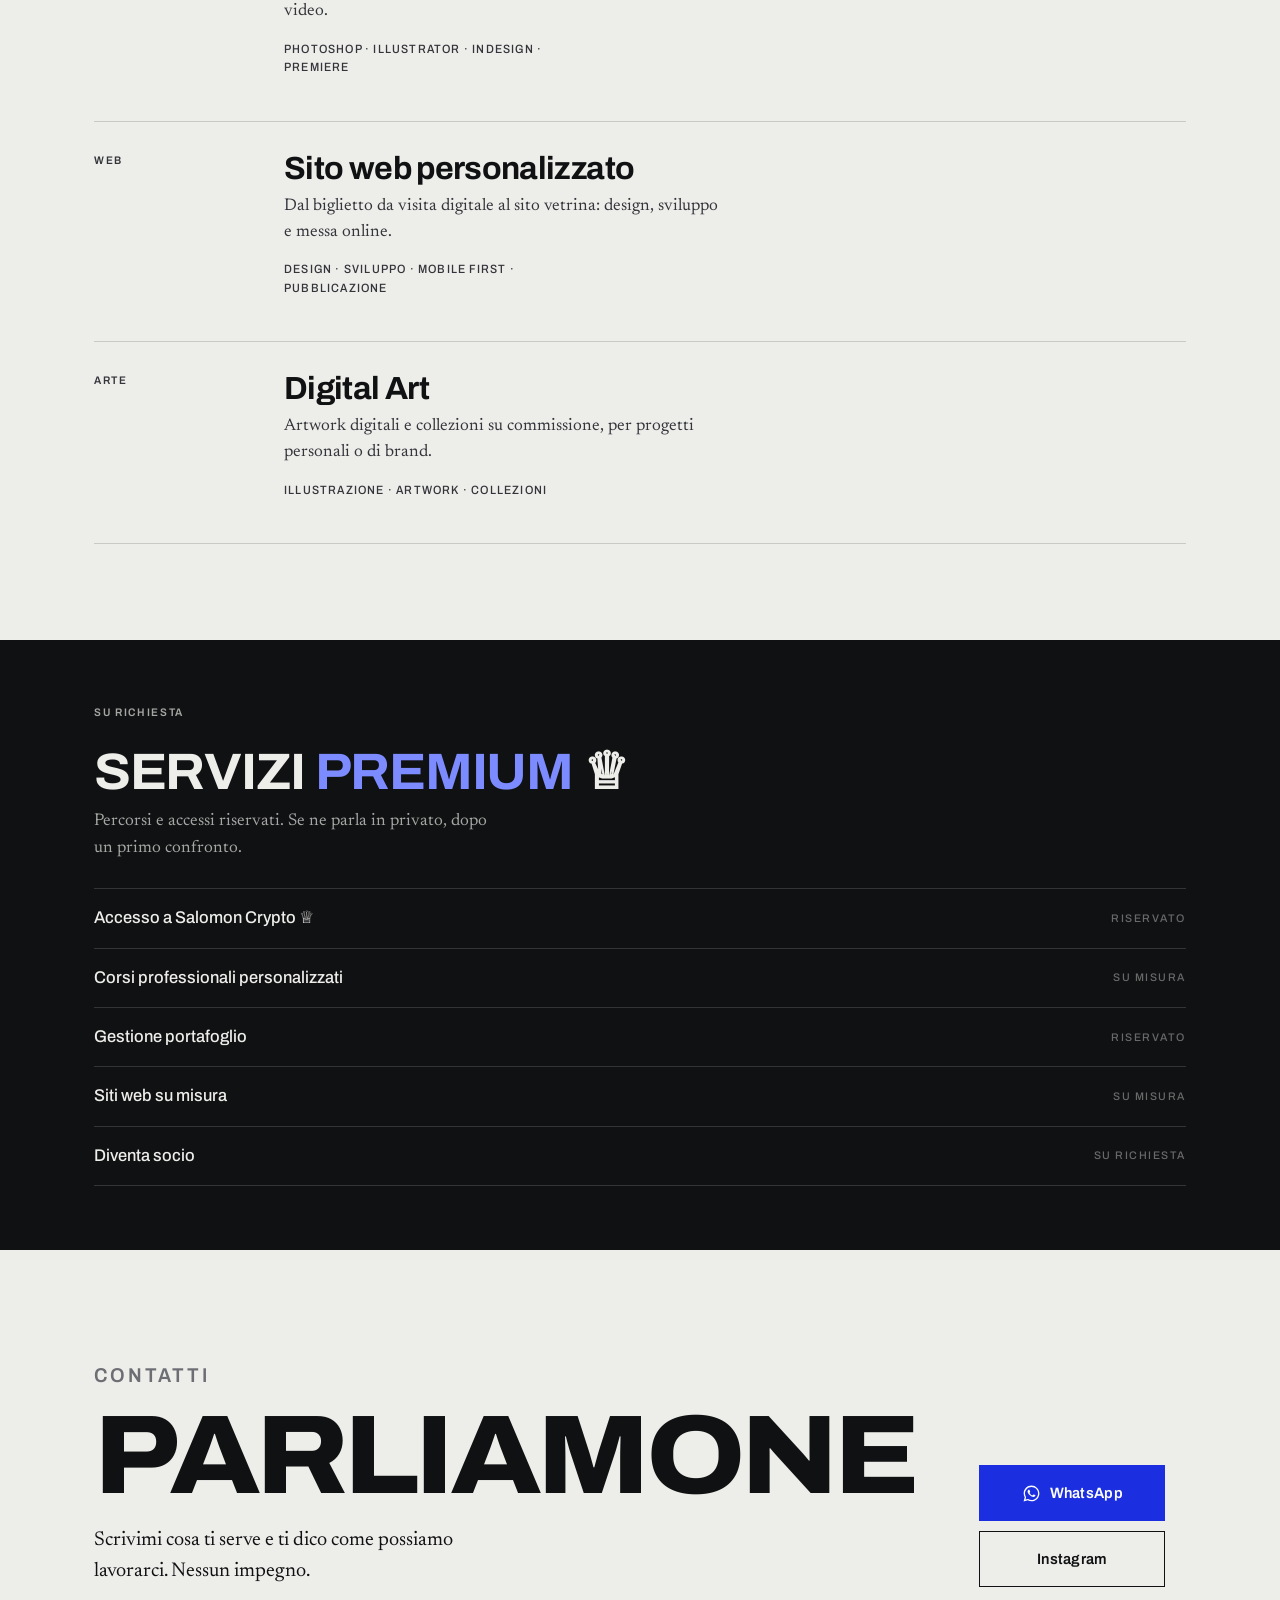
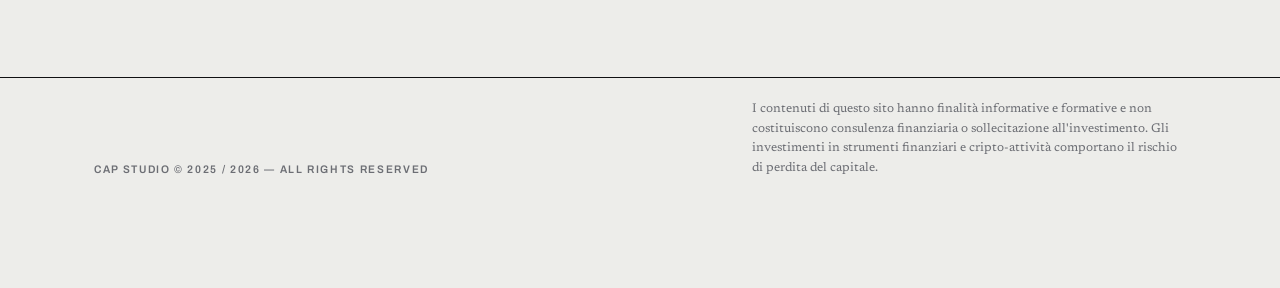
<file: index-v2.html>
<!DOCTYPE html>
<html lang="it">
<head>
<meta charset="utf-8">
<meta name="viewport" content="width=device-width, initial-scale=1, viewport-fit=cover">
<title>CAP Studio © — Daniele Senaldi</title>
<meta name="description" content="CAP Studio: coaching su finanza e mercati digitali, graphic design, siti web su misura e digital art. Scrivimi su WhatsApp.">
<meta name="theme-color" content="#EDEDEA">
<link rel="icon" href="https://danielesenaldi.github.io/CAP/caplogo.png">

<meta property="og:type" content="website">
<meta property="og:title" content="CAP Studio © — Daniele Senaldi">
<meta property="og:description" content="Coaching su finanza e mercati digitali, graphic design, siti web su misura e digital art.">
<meta property="og:image" content="https://danielesenaldi.github.io/CAP/caplogo.png">
<meta property="og:url" content="https://danielesenaldi.github.io/CAP/">
<meta name="twitter:card" content="summary_large_image">

<link rel="preconnect" href="https://fonts.googleapis.com">
<link rel="preconnect" href="https://fonts.gstatic.com" crossorigin>
<link href="https://fonts.googleapis.com/css2?family=Archivo:wdth,wght@62..125,400..800&family=Newsreader:ital,opsz,wght@0,6..72,300..600;1,6..72,300..500&display=swap" rel="stylesheet">

<style>
/* ============================================================
   CAP STUDIO — v2 "scheda"
   paper #EDEDEA · ink #101112 · cobalt #1B2FE0 · grey #6C6E74
   Impaginazione a griglia stretta, filetti, etichette.
   ============================================================ */
:root{
  --paper:#EDEDEA;
  --paper-2:#E4E4E0;
  --ink:#101112;
  --grey:#6C6E74;
  --cobalt:#1B2FE0;
  --rule:rgba(16,17,18,.16);
  --rule-soft:rgba(16,17,18,.09);
  --pad:clamp(18px,5vw,44px);
  --maxw:1180px;
}
*{box-sizing:border-box}
html{-webkit-text-size-adjust:100%}
body{
  margin:0;background:var(--paper);color:var(--ink);
  font-family:"Newsreader",Georgia,serif;
  font-size:17px;line-height:1.55;
  -webkit-font-smoothing:antialiased;overflow-x:hidden;
}
a{color:inherit;text-decoration:none}
img{max-width:100%;display:block}
::selection{background:var(--cobalt);color:#fff}
:focus-visible{outline:2px solid var(--cobalt);outline-offset:3px}

.wrap{width:100%;max-width:var(--maxw);margin:0 auto;padding-inline:var(--pad)}

/* etichette: Archivo stretto, maiuscolo, spaziato */
.lab{
  font-family:"Archivo",system-ui,sans-serif;
  font-variation-settings:'wdth' 92,'wght' 600;
  font-size:11px;letter-spacing:.15em;text-transform:uppercase;color:var(--grey);
  margin:0;
}
.lab--ink{color:var(--ink)}
.lab--cobalt{color:var(--cobalt)}

/* ---------- topbar ---------- */
.top{
  position:sticky;top:0;z-index:40;background:var(--paper);
  border-bottom:1px solid var(--ink);
}
.top__in{display:flex;align-items:center;justify-content:space-between;height:54px;gap:14px}
.brand{display:flex;align-items:center;gap:9px;min-width:0}
/* Logo scuro o con fondo bianco? aggiungi class="logo--invert" all'<img> */
.brand img{height:24px;width:auto}
.logo--invert{filter:invert(1)}
.brand span{
  font-family:"Archivo",sans-serif;font-variation-settings:'wdth' 100,'wght' 700;
  font-size:15px;letter-spacing:.02em;white-space:nowrap;
}
.top a.lab{border-bottom:1px solid var(--cobalt);padding-bottom:2px}

/* ---------- hero ---------- */
.hero{padding:clamp(34px,8vw,72px) 0 0}
h1{
  font-family:"Archivo",sans-serif;
  font-variation-settings:'wdth' 108,'wght' 800;
  font-size:clamp(3rem,15.5vw,9rem);
  line-height:.86;letter-spacing:-.035em;text-transform:uppercase;
  margin:0;
}
h1 span{display:block}
h1 .blu{color:var(--cobalt)}
.hero__lede{
  font-size:clamp(18px,4.6vw,23px);line-height:1.4;max-width:34ch;
  margin:clamp(26px,6vw,40px) 0 0;
}
.hero__lede i{font-style:italic;color:var(--cobalt)}

/* ---------- scheda (firma) ---------- */
.card{margin:clamp(30px,7vw,52px) 0 0;border-top:1px solid var(--ink)}
.row{
  display:flex;align-items:baseline;gap:12px;
  padding:13px 0;border-bottom:1px solid var(--rule-soft);
}
.row .lab{flex:none;width:82px}
.row .dots{
  flex:1 1 auto;height:1px;align-self:center;
  background-image:linear-gradient(90deg,var(--rule) 1px,transparent 1px);
  background-size:5px 1px;background-repeat:repeat-x;
  min-width:16px;
}
.row .val{
  flex:none;text-align:right;font-size:16px;max-width:62%;
  font-family:"Archivo",sans-serif;font-variation-settings:'wdth' 95,'wght' 500;
}
.row .val a{border-bottom:1.5px solid var(--cobalt);color:var(--cobalt)}

/* ---------- bottoni ---------- */
.actions{display:flex;flex-wrap:wrap;gap:10px;margin-top:clamp(26px,6vw,36px)}
.btn{
  display:inline-flex;align-items:center;justify-content:center;gap:9px;
  min-height:56px;padding:0 24px;
  font-family:"Archivo",sans-serif;font-variation-settings:'wdth' 96,'wght' 600;
  font-size:15px;letter-spacing:.02em;
  border:1.5px solid var(--ink);border-radius:0;
  transition:transform .16s ease,background .2s ease,color .2s ease;
}
.btn:active{transform:translateY(1px)}
.btn--solid{background:var(--cobalt);border-color:var(--cobalt);color:#fff}
.btn--solid:hover{background:#0F1FB8;border-color:#0F1FB8}
.btn--line:hover{background:var(--ink);color:var(--paper)}
.btn svg{width:19px;height:19px;flex:none}

/* ---------- sezioni ---------- */
section{padding:clamp(52px,11vw,96px) 0 0}
.sechead{
  display:flex;align-items:baseline;justify-content:space-between;gap:16px;
  padding-bottom:12px;border-bottom:1.5px solid var(--ink);
}
.sechead h2{
  font-family:"Archivo",sans-serif;font-variation-settings:'wdth' 104,'wght' 700;
  font-size:clamp(1.6rem,6.2vw,2.4rem);letter-spacing:-.02em;text-transform:uppercase;margin:0;line-height:1;
}

/* ---------- servizi ---------- */
.srv{border-bottom:1px solid var(--rule);padding:clamp(20px,5vw,30px) 0;transition:padding-left .35s cubic-bezier(.2,.8,.2,1)}
.srv:hover{padding-left:10px}
.srv h3{
  font-family:"Archivo",sans-serif;font-variation-settings:'wdth' 100,'wght' 700;
  font-size:clamp(1.45rem,6vw,2rem);letter-spacing:-.02em;margin:8px 0 8px;line-height:1.05;
}
.srv p{margin:0 0 14px;max-width:44ch;color:#33353A}
.tools{
  font-family:"Archivo",sans-serif;font-variation-settings:'wdth' 88,'wght' 500;
  font-size:12px;letter-spacing:.1em;text-transform:uppercase;color:var(--grey);margin:0;
}

/* ---------- premium ---------- */
.prem{
  background:var(--ink);color:var(--paper);
  margin-top:clamp(52px,11vw,96px);
  padding:clamp(30px,7vw,64px) 0;
}
.prem .lab{color:rgba(237,237,234,.55)}
.prem h2{
  font-family:"Archivo",sans-serif;font-variation-settings:'wdth' 106,'wght' 700;
  font-size:clamp(1.9rem,8vw,3.2rem);letter-spacing:-.025em;text-transform:uppercase;
  margin:14px 0 12px;line-height:.98;
}
.prem h2 em{font-style:normal;color:#7C8BFF}
.prem > .wrap > p{max-width:40ch;color:rgba(237,237,234,.68);margin:0 0 26px}
.prem ul{list-style:none;margin:0;padding:0;border-top:1px solid rgba(237,237,234,.16)}
.prem li{
  display:flex;align-items:center;justify-content:space-between;gap:14px;
  padding:16px 0;border-bottom:1px solid rgba(237,237,234,.16);
  font-family:"Archivo",sans-serif;font-variation-settings:'wdth' 96,'wght' 500;
  font-size:clamp(15px,4.2vw,17px);
}
.prem li span{font-size:11px;letter-spacing:.14em;text-transform:uppercase;color:rgba(237,237,234,.4);flex:none}

/* ---------- contatti ---------- */
.end{padding:clamp(56px,12vw,110px) 0 0}
.end h2{
  font-family:"Archivo",sans-serif;font-variation-settings:'wdth' 110,'wght' 800;
  font-size:clamp(2.6rem,14vw,7rem);line-height:.88;letter-spacing:-.04em;text-transform:uppercase;margin:16px 0 20px;
}
.end p{max-width:36ch;margin:0;font-size:clamp(17px,4.4vw,20px)}
.end .btn{width:100%}

/* ---------- footer ---------- */
footer{margin-top:clamp(56px,11vw,90px);border-top:1px solid var(--ink);padding:22px 0 calc(110px + env(safe-area-inset-bottom))}
.foot{display:flex;flex-direction:column;gap:12px}
.disc{font-size:12.5px;line-height:1.55;color:var(--grey);max-width:62ch;margin:0}

/* ---------- dock mobile ---------- */
.dock{
  position:fixed;left:0;right:0;bottom:0;z-index:45;
  padding:10px var(--pad) calc(10px + env(safe-area-inset-bottom));
  background:var(--paper);border-top:1px solid var(--ink);
  transform:translateY(130%);transition:transform .35s cubic-bezier(.2,.8,.2,1);
}
.dock.is-on{transform:none}
.dock .btn{width:100%}

/* ---------- reveal ---------- */
.rv{opacity:0;transform:translateY(14px);transition:opacity .6s ease,transform .6s cubic-bezier(.2,.8,.2,1)}
.rv.in{opacity:1;transform:none}

/* ---------- desktop ---------- */
@media (min-width:860px){
  .hero__in{display:grid;grid-template-columns:1.25fr .75fr;gap:56px;align-items:end}
  .card{margin-top:0;border-top:1.5px solid var(--ink)}
  .row .lab{width:96px}
  .srv{display:grid;grid-template-columns:150px 1fr;gap:40px;align-items:start}
  .srv h3{margin-top:0}
  .end__in{display:grid;grid-template-columns:1.1fr .9fr;gap:64px;align-items:end}
  .end .actions{flex-direction:column;align-items:stretch}
  .dock{display:none}
  .foot{flex-direction:row;justify-content:space-between;align-items:flex-end}
}
@media (prefers-reduced-motion:reduce){
  *{transition:none!important;animation:none!important}
  .rv{opacity:1;transform:none}
}
</style>
</head>
<body>

<header class="top">
  <div class="wrap top__in">
    <a class="brand" href="#top">
      <img src="https://danielesenaldi.github.io/CAP/caplogo.png" alt="">
      <span>CAP Studio ©</span>
    </a>
    <a class="lab lab--cobalt" href="https://wa.me/393472335717?text=Ciao%20Daniele%2C%20ti%20scrivo%20dal%20sito%20CAP%20Studio.">Scrivimi ↗</a>
  </div>
</header>

<main id="top">

  <!-- HERO + SCHEDA -->
  <div class="hero">
    <div class="wrap hero__in">
      <div>
        <p class="lab">Business · Design · Web · Arte</p>
        <h1 style="margin-top:18px">
          <span>Master</span>
          <span>the code.</span>
          <span>Escape the</span>
          <span class="blu">Matrix.</span>
        </h1>
        <p class="hero__lede">Ti seguo su mercati digitali e finanza, grafica, siti web e digital art. <i>Un interlocutore solo, dal primo confronto alla consegna.</i></p>
      </div>

      <div class="card">
        <div class="row">
          <p class="lab">Nome</p><span class="dots"></span>
          <p class="val">Daniele Senaldi</p>
        </div>
        <div class="row">
          <p class="lab">Studio</p><span class="dots"></span>
          <p class="val">CAP Studio ©</p>
        </div>
        <div class="row">
          <p class="lab">Campi</p><span class="dots"></span>
          <p class="val">Finanza, design, web, arte</p>
        </div>
        <div class="row">
          <p class="lab">Contatto</p><span class="dots"></span>
          <p class="val"><a href="https://wa.me/393472335717?text=Ciao%20Daniele%2C%20ti%20scrivo%20dal%20sito%20CAP%20Studio.">WhatsApp ↗</a></p>
        </div>
        <div class="row">
          <p class="lab">Social</p><span class="dots"></span>
          <p class="val"><a href="https://instagram.com/daniele.senaldi?igsh=MXV1d3dmcTcwMTh4Yg==">Instagram ↗</a></p>
        </div>
      </div>
    </div>

    <div class="wrap">
      <div class="actions">
        <a class="btn btn--solid" href="https://wa.me/393472335717?text=Ciao%20Daniele%2C%20ti%20scrivo%20dal%20sito%20CAP%20Studio.">
          <svg viewBox="0 0 24 24" fill="currentColor" aria-hidden="true"><path d="M12.04 2C6.58 2 2.13 6.45 2.13 11.91c0 1.75.46 3.45 1.32 4.95L2 22l5.25-1.38a9.9 9.9 0 0 0 4.79 1.22h.01c5.46 0 9.91-4.45 9.91-9.91 0-2.65-1.03-5.14-2.9-7.01A9.82 9.82 0 0 0 12.04 2Zm0 18.15h-.01a8.2 8.2 0 0 1-4.19-1.15l-.3-.18-3.12.82.83-3.04-.2-.31a8.16 8.16 0 0 1-1.26-4.38c0-4.54 3.7-8.24 8.25-8.24 2.2 0 4.27.86 5.83 2.42a8.19 8.19 0 0 1 2.41 5.83c0 4.54-3.7 8.23-8.24 8.23Zm4.52-6.16c-.25-.12-1.47-.72-1.69-.81-.23-.08-.39-.12-.56.13-.16.24-.64.8-.78.97-.15.16-.29.18-.54.06-.25-.13-1.05-.39-1.99-1.23-.74-.66-1.24-1.47-1.38-1.72-.15-.25-.02-.38.11-.5.11-.11.25-.29.37-.44.13-.15.17-.25.25-.41.09-.17.04-.31-.02-.44-.06-.12-.56-1.35-.77-1.85-.2-.48-.4-.42-.56-.43h-.47c-.16 0-.42.06-.64.31-.22.25-.84.82-.84 2s.86 2.32.98 2.48c.12.16 1.7 2.59 4.11 3.63.58.25 1.02.4 1.37.51.58.18 1.1.16 1.52.1.46-.07 1.47-.6 1.68-1.18.21-.58.21-1.07.15-1.18-.06-.11-.22-.17-.47-.29Z"/></svg>
          Scrivimi su WhatsApp
        </a>
        <a class="btn btn--line" href="https://instagram.com/daniele.senaldi?igsh=MXV1d3dmcTcwMTh4Yg==">Instagram</a>
      </div>
    </div>
  </div>

  <!-- SERVIZI -->
  <section>
    <div class="wrap">
      <div class="sechead rv">
        <h2>Di cosa hai bisogno?</h2>
        <p class="lab">Quattro campi</p>
      </div>

      <article class="srv rv">
        <p class="lab lab--ink">Coaching</p>
        <div>
          <h3>Business Coach</h3>
          <p>Percorsi individuali per orientarti tra mercati digitali e finanza, e costruire un metodo tuo.</p>
          <p class="tools">Cryptovalute · NFT · Trading · Forex · Finance</p>
        </div>
      </article>

      <article class="srv rv">
        <p class="lab lab--ink">Design</p>
        <div>
          <h3>Graphic Designer</h3>
          <p>Identità visiva, materiali per i social, impaginati e montaggio video.</p>
          <p class="tools">Photoshop · Illustrator · InDesign · Premiere</p>
        </div>
      </article>

      <article class="srv rv">
        <p class="lab lab--ink">Web</p>
        <div>
          <h3>Sito web personalizzato</h3>
          <p>Dal biglietto da visita digitale al sito vetrina: design, sviluppo e messa online.</p>
          <p class="tools">Design · Sviluppo · Mobile first · Pubblicazione</p>
        </div>
      </article>

      <article class="srv rv">
        <p class="lab lab--ink">Arte</p>
        <div>
          <h3>Digital Art</h3>
          <p>Artwork digitali e collezioni su commissione, per progetti personali o di brand.</p>
          <p class="tools">Illustrazione · Artwork · Collezioni</p>
        </div>
      </article>
    </div>
  </section>

  <!-- PREMIUM -->
  <div class="prem">
    <div class="wrap">
      <p class="lab">Su richiesta</p>
      <h2>Servizi <em>Premium</em> ♕</h2>
      <p>Percorsi e accessi riservati. Se ne parla in privato, dopo un primo confronto.</p>
      <ul>
        <li>Accesso a Salomon Crypto ♕ <span>Riservato</span></li>
        <li>Corsi professionali personalizzati <span>Su misura</span></li>
        <li>Gestione portafoglio <span>Riservato</span></li>
        <li>Siti web su misura <span>Su misura</span></li>
        <li>Diventa socio <span>Su richiesta</span></li>
      </ul>
    </div>
  </div>

  <!-- CONTATTI -->
  <section class="end" id="contatti">
    <div class="wrap end__in">
      <div class="rv">
        <p class="lab">Contatti</p>
        <h2>Parliamone</h2>
        <p>Scrivimi cosa ti serve e ti dico come possiamo lavorarci. Nessun impegno.</p>
      </div>
      <div class="actions rv">
        <a class="btn btn--solid" href="https://wa.me/393472335717?text=Ciao%20Daniele%2C%20ti%20scrivo%20dal%20sito%20CAP%20Studio.">
          <svg viewBox="0 0 24 24" fill="currentColor" aria-hidden="true"><path d="M12.04 2C6.58 2 2.13 6.45 2.13 11.91c0 1.75.46 3.45 1.32 4.95L2 22l5.25-1.38a9.9 9.9 0 0 0 4.79 1.22h.01c5.46 0 9.91-4.45 9.91-9.91 0-2.65-1.03-5.14-2.9-7.01A9.82 9.82 0 0 0 12.04 2Zm0 18.15h-.01a8.2 8.2 0 0 1-4.19-1.15l-.3-.18-3.12.82.83-3.04-.2-.31a8.16 8.16 0 0 1-1.26-4.38c0-4.54 3.7-8.24 8.25-8.24 2.2 0 4.27.86 5.83 2.42a8.19 8.19 0 0 1 2.41 5.83c0 4.54-3.7 8.23-8.24 8.23Zm4.52-6.16c-.25-.12-1.47-.72-1.69-.81-.23-.08-.39-.12-.56.13-.16.24-.64.8-.78.97-.15.16-.29.18-.54.06-.25-.13-1.05-.39-1.99-1.23-.74-.66-1.24-1.47-1.38-1.72-.15-.25-.02-.38.11-.5.11-.11.25-.29.37-.44.13-.15.17-.25.25-.41.09-.17.04-.31-.02-.44-.06-.12-.56-1.35-.77-1.85-.2-.48-.4-.42-.56-.43h-.47c-.16 0-.42.06-.64.31-.22.25-.84.82-.84 2s.86 2.32.98 2.48c.12.16 1.7 2.59 4.11 3.63.58.25 1.02.4 1.37.51.58.18 1.1.16 1.52.1.46-.07 1.47-.6 1.68-1.18.21-.58.21-1.07.15-1.18-.06-.11-.22-.17-.47-.29Z"/></svg>
          WhatsApp
        </a>
        <a class="btn btn--line" href="https://instagram.com/daniele.senaldi?igsh=MXV1d3dmcTcwMTh4Yg==">Instagram</a>
      </div>
    </div>
  </section>
</main>

<footer>
  <div class="wrap foot">
    <p class="lab" style="margin:0">CAP Studio © 2025 / 2026 — All rights reserved</p>
    <p class="disc">I contenuti di questo sito hanno finalità informative e formative e non costituiscono consulenza finanziaria o sollecitazione all'investimento. Gli investimenti in strumenti finanziari e cripto-attività comportano il rischio di perdita del capitale.</p>
  </div>
</footer>

<div class="dock" id="dock">
  <a class="btn btn--solid" href="https://wa.me/393472335717?text=Ciao%20Daniele%2C%20ti%20scrivo%20dal%20sito%20CAP%20Studio.">
    <svg viewBox="0 0 24 24" fill="currentColor" aria-hidden="true"><path d="M12.04 2C6.58 2 2.13 6.45 2.13 11.91c0 1.75.46 3.45 1.32 4.95L2 22l5.25-1.38a9.9 9.9 0 0 0 4.79 1.22h.01c5.46 0 9.91-4.45 9.91-9.91 0-2.65-1.03-5.14-2.9-7.01A9.82 9.82 0 0 0 12.04 2Zm0 18.15h-.01a8.2 8.2 0 0 1-4.19-1.15l-.3-.18-3.12.82.83-3.04-.2-.31a8.16 8.16 0 0 1-1.26-4.38c0-4.54 3.7-8.24 8.25-8.24 2.2 0 4.27.86 5.83 2.42a8.19 8.19 0 0 1 2.41 5.83c0 4.54-3.7 8.23-8.24 8.23Zm4.52-6.16c-.25-.12-1.47-.72-1.69-.81-.23-.08-.39-.12-.56.13-.16.24-.64.8-.78.97-.15.16-.29.18-.54.06-.25-.13-1.05-.39-1.99-1.23-.74-.66-1.24-1.47-1.38-1.72-.15-.25-.02-.38.11-.5.11-.11.25-.29.37-.44.13-.15.17-.25.25-.41.09-.17.04-.31-.02-.44-.06-.12-.56-1.35-.77-1.85-.2-.48-.4-.42-.56-.43h-.47c-.16 0-.42.06-.64.31-.22.25-.84.82-.84 2s.86 2.32.98 2.48c.12.16 1.7 2.59 4.11 3.63.58.25 1.02.4 1.37.51.58.18 1.1.16 1.52.1.46-.07 1.47-.6 1.68-1.18.21-.58.21-1.07.15-1.18-.06-.11-.22-.17-.47-.29Z"/></svg>
    Scrivimi su WhatsApp
  </a>
</div>

<script>
(function(){
  var io = new IntersectionObserver(function(es){
    es.forEach(function(e){ if(e.isIntersecting){ e.target.classList.add('in'); io.unobserve(e.target); } });
  },{threshold:.12, rootMargin:'0px 0px -6% 0px'});
  document.querySelectorAll('.rv').forEach(function(n){ io.observe(n); });

  var dock=document.getElementById('dock'),
      hero=document.querySelector('.hero'),
      end=document.getElementById('contatti'),
      past=false, at=false;
  function sync(){ dock.classList.toggle('is-on', past && !at); }
  new IntersectionObserver(function(e){ past=!e[0].isIntersecting; sync(); },{threshold:0}).observe(hero);
  new IntersectionObserver(function(e){ at=e[0].isIntersecting; sync(); },{threshold:.2}).observe(end);
})();
</script>
</body>
</html>
</file>
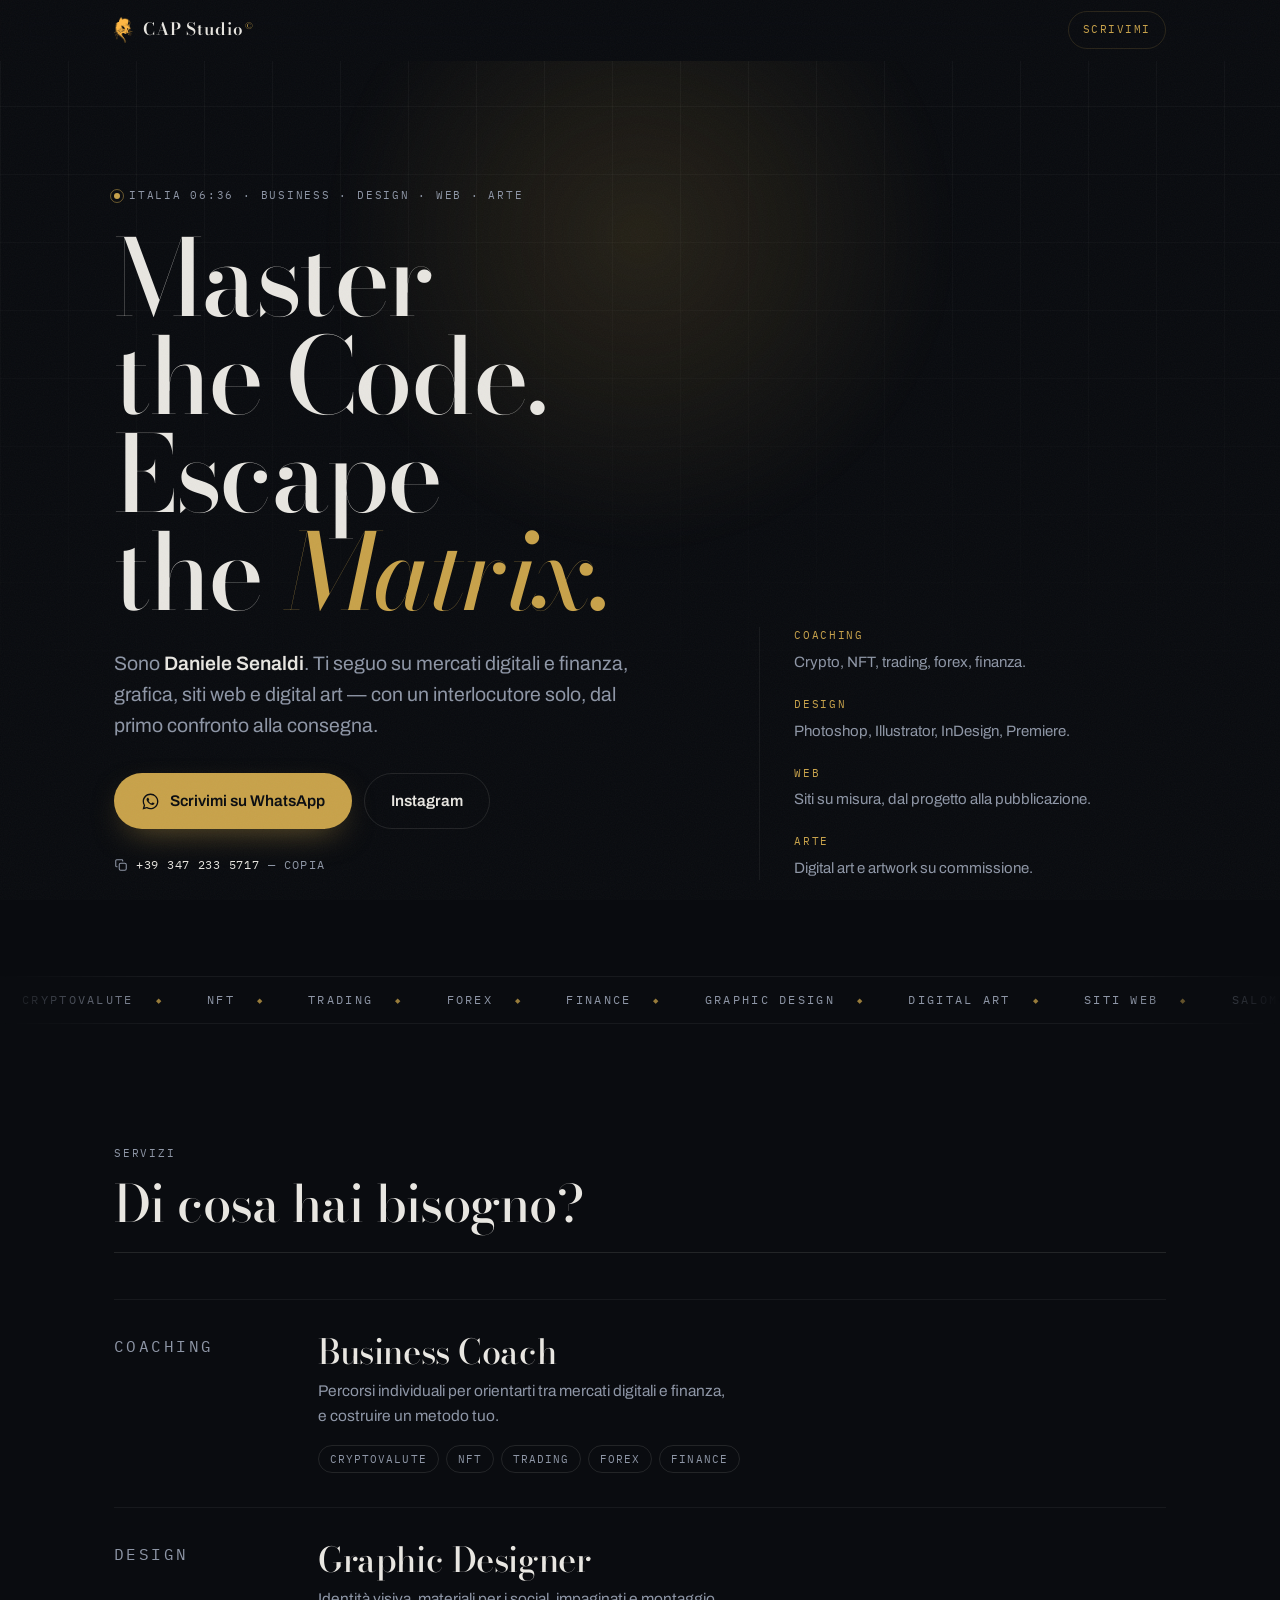
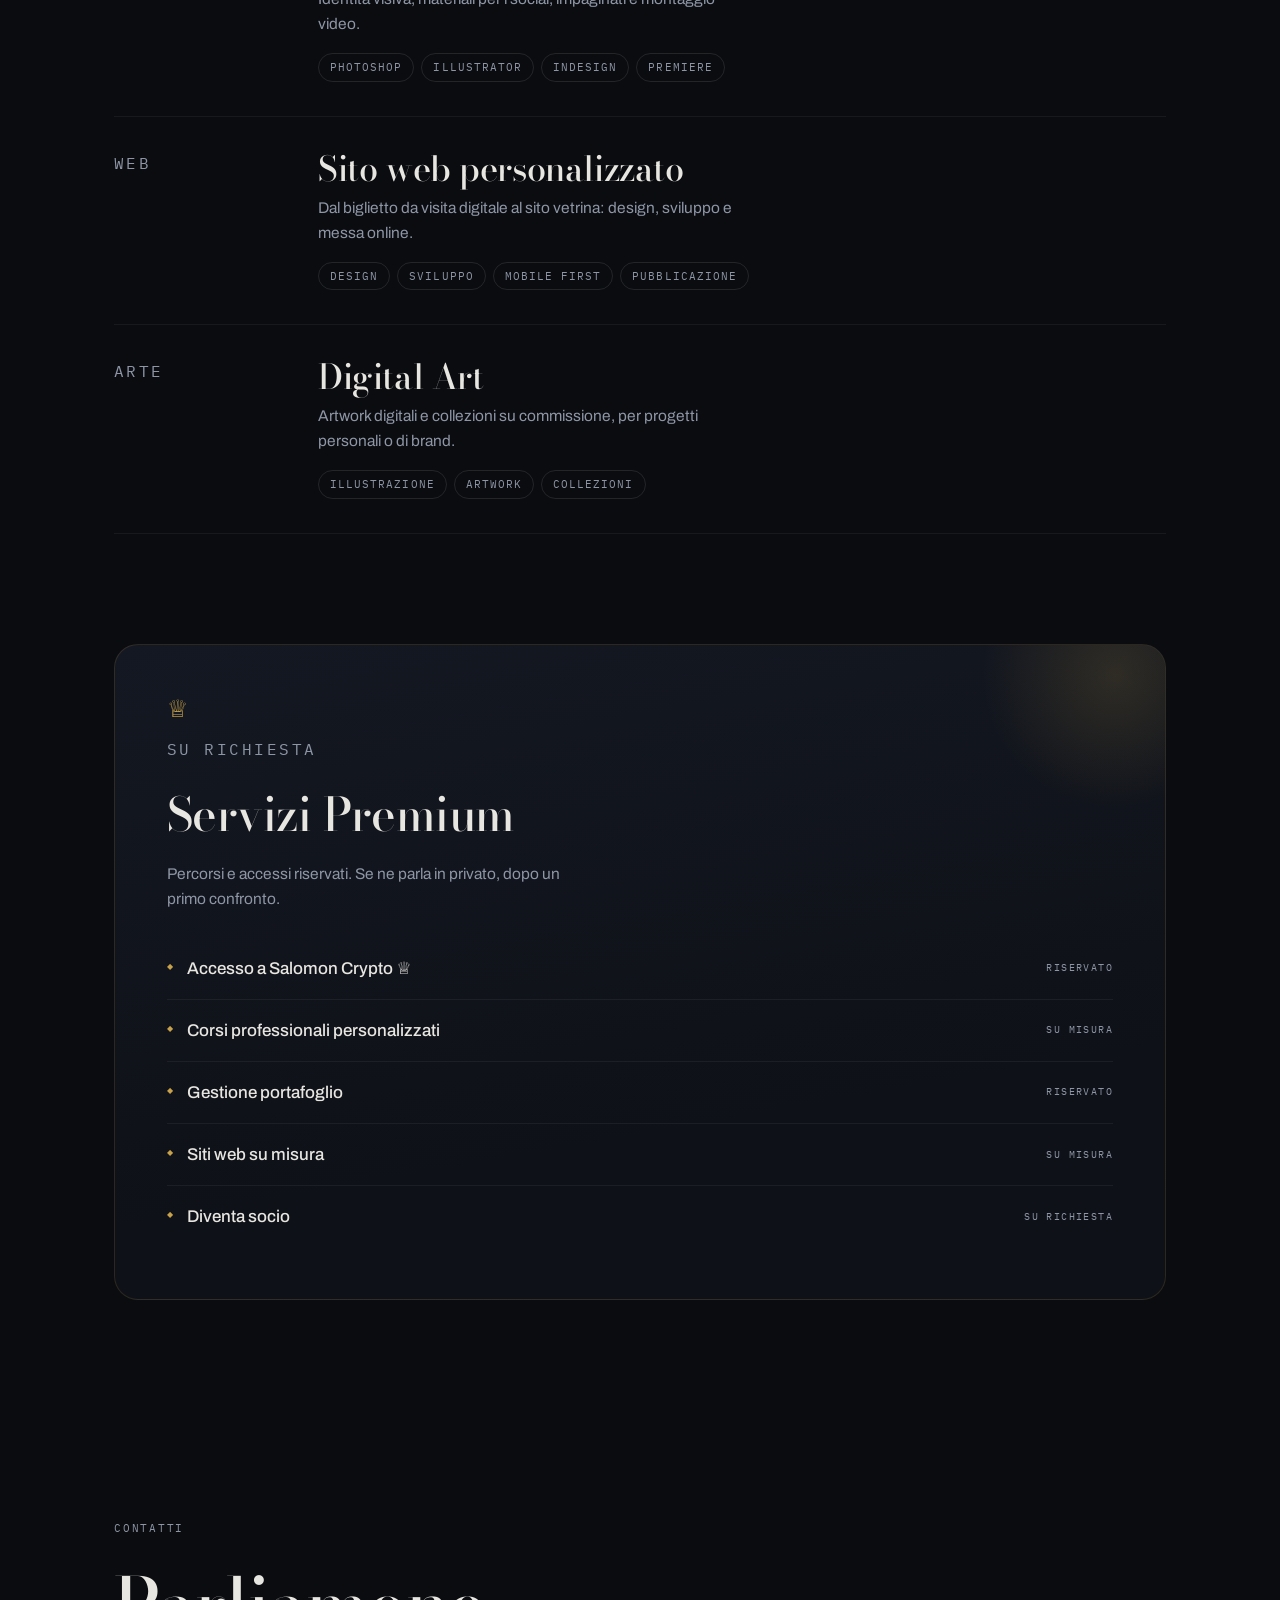
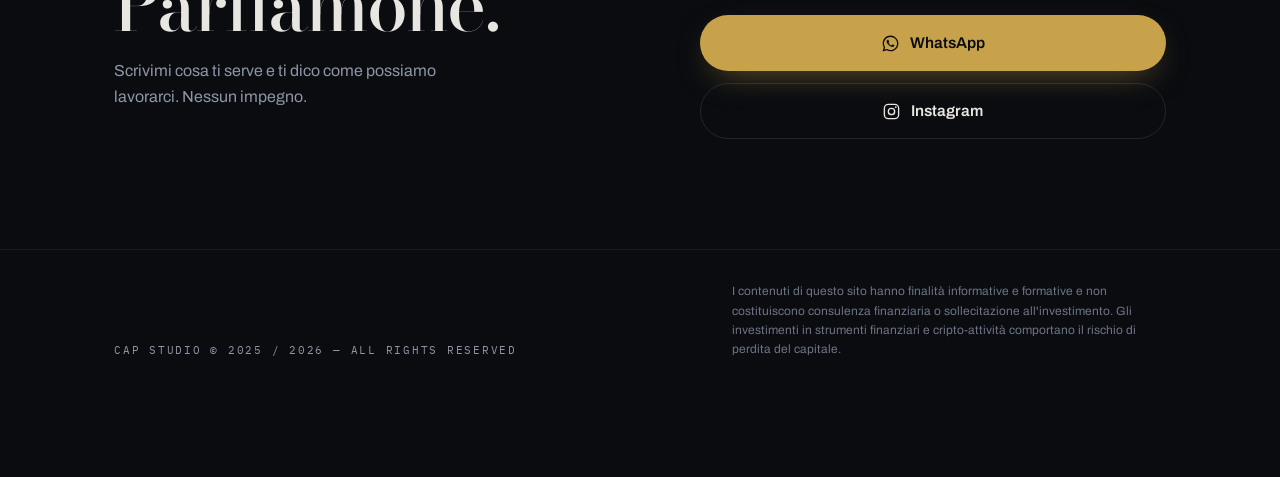
<file: index-v3.html>
<!DOCTYPE html>
<html lang="it">
<head>
<meta charset="utf-8">
<meta name="viewport" content="width=device-width, initial-scale=1, viewport-fit=cover">
<title>CAP Studio © — Daniele Senaldi</title>
<meta name="description" content="CAP Studio: coaching su finanza e mercati digitali, graphic design, siti web su misura e digital art. Scrivimi su WhatsApp.">
<meta name="theme-color" content="#0A0C10">
<link rel="icon" href="https://danielesenaldi.github.io/CAP/caplogo.png">

<meta property="og:type" content="website">
<meta property="og:title" content="CAP Studio © — Daniele Senaldi">
<meta property="og:description" content="Coaching su finanza e mercati digitali, graphic design, siti web su misura e digital art.">
<meta property="og:image" content="https://danielesenaldi.github.io/CAP/caplogo.png">
<meta property="og:url" content="https://danielesenaldi.github.io/CAP/">
<meta name="twitter:card" content="summary_large_image">

<link rel="preconnect" href="https://fonts.googleapis.com">
<link rel="preconnect" href="https://fonts.gstatic.com" crossorigin>
<link href="https://fonts.googleapis.com/css2?family=Archivo:wght@400;500;600;700&family=Bodoni+Moda:ital,opsz,wght@0,6..96,400..900;1,6..96,400..900&family=IBM+Plex+Mono:wght@400;500&display=swap" rel="stylesheet">

<style>
/* ============================================================
   CAP STUDIO — v3
   ink #0A0C10 · surface #141822 · bone #E8E6E1 · brass #C8A24A
   Ottone su inchiostro. Movimento orchestrato, mai rumoroso.
   ============================================================ */
:root{
  --ink:#0A0C10;
  --ink-2:#0E1117;
  --surface:#141822;
  --line:rgba(232,230,225,.11);
  --line-soft:rgba(232,230,225,.06);
  --bone:#E8E6E1;
  --mist:#8E96A6;
  --brass:#C8A24A;
  --brass-lit:#E0BE6B;
  --brass-dim:rgba(200,162,74,.16);
  --ease:cubic-bezier(.16,1,.3,1);
  --pad:clamp(20px,5.5vw,44px);
  --maxw:1140px;
}
*{box-sizing:border-box}
html{-webkit-text-size-adjust:100%;scroll-behavior:smooth}
body{
  margin:0;background:var(--ink);color:var(--bone);
  font-family:"Archivo",system-ui,sans-serif;
  font-size:16px;line-height:1.6;
  -webkit-font-smoothing:antialiased;overflow-x:hidden;
}
body::after{ /* grana */
  content:"";position:fixed;inset:0;pointer-events:none;z-index:70;opacity:.038;
  background-image:url("data:image/svg+xml,%3Csvg xmlns='http://www.w3.org/2000/svg' width='140' height='140'%3E%3Cfilter id='n'%3E%3CfeTurbulence type='fractalNoise' baseFrequency='.85' numOctaves='3'/%3E%3C/filter%3E%3Crect width='100%25' height='100%25' filter='url(%23n)'/%3E%3C/svg%3E");
}
a{color:inherit;text-decoration:none}
img{max-width:100%;display:block}
::selection{background:var(--brass);color:var(--ink)}
:focus-visible{outline:2px solid var(--brass);outline-offset:3px;border-radius:3px}
h1,h2,h3{text-wrap:balance}

.wrap{width:100%;max-width:var(--maxw);margin:0 auto;padding-inline:var(--pad)}
.mono{font-family:"IBM Plex Mono",ui-monospace,monospace;font-size:11px;letter-spacing:.16em;text-transform:uppercase;color:var(--mist)}

/* ============ atmosfera ============ */
#rain{position:absolute;inset:0;width:100%;height:100%;z-index:0;opacity:0;transition:opacity 1.6s ease;pointer-events:none}
#rain.on{opacity:.3}
.aura{
  position:absolute;z-index:0;pointer-events:none;
  width:min(120vw,900px);aspect-ratio:1;left:50%;top:-30%;translate:-50% 0;
  background:radial-gradient(closest-side,rgba(200,162,74,.15),transparent 70%);
  filter:blur(10px);animation:drift 26s ease-in-out infinite;
}
@keyframes drift{
  0%,100%{transform:translate(-6%,0) scale(1)}
  50%{transform:translate(8%,4%) scale(1.12)}
}
.spot{
  position:fixed;z-index:1;pointer-events:none;width:520px;height:520px;left:0;top:0;
  margin:-260px 0 0 -260px;opacity:0;transition:opacity .6s ease;
  background:radial-gradient(closest-side,rgba(200,162,74,.10),transparent 70%);
}
@media (pointer:fine){.spot.on{opacity:1}}

/* ============ topbar ============ */
.top{
  position:sticky;top:0;z-index:50;
  background:rgba(10,12,16,.6);backdrop-filter:saturate(150%) blur(16px);
  -webkit-backdrop-filter:saturate(150%) blur(16px);
  border-bottom:1px solid transparent;transition:border-color .4s ease,background .4s ease;
}
.top.stuck{border-bottom-color:var(--line-soft);background:rgba(10,12,16,.82)}
.top__in{display:flex;align-items:center;justify-content:space-between;height:60px;gap:12px}
.bar{position:absolute;left:0;bottom:-1px;height:1px;background:var(--brass);width:0}
.brand{display:flex;align-items:center;gap:10px;min-width:0}
/* Logo scuro o su fondo bianco? aggiungi class="logo--invert" all'<img> */
.brand img{height:26px;width:auto;transition:transform .5s var(--ease)}
.brand:hover img{transform:rotate(-6deg) scale(1.06)}
.logo--invert{filter:invert(1) brightness(1.6)}
.brand b{font-family:"Bodoni Moda",serif;font-size:17px;font-weight:600;letter-spacing:.05em;white-space:nowrap}
.brand b sup{font-size:9px;color:var(--brass);margin-left:2px}
.top__cta{
  font-family:"IBM Plex Mono",monospace;font-size:11px;letter-spacing:.14em;text-transform:uppercase;
  color:var(--brass);border:1px solid var(--brass-dim);padding:9px 14px;border-radius:100px;
  white-space:nowrap;transition:background .3s var(--ease),border-color .3s ease;
}
.top__cta:hover{background:var(--brass-dim);border-color:var(--brass)}

/* ============ hero ============ */
.hero{position:relative;overflow:hidden;padding:clamp(46px,10vw,92px) 0 clamp(40px,8vw,72px)}
.grid{
  position:absolute;inset:-10% 0 0;z-index:0;pointer-events:none;
  background-image:linear-gradient(var(--line-soft) 1px,transparent 1px),linear-gradient(90deg,var(--line-soft) 1px,transparent 1px);
  background-size:68px 68px;
  -webkit-mask-image:linear-gradient(180deg,rgba(0,0,0,.75),transparent 80%);
  mask-image:linear-gradient(180deg,rgba(0,0,0,.75),transparent 80%);
  will-change:transform;
}
.hero .wrap{position:relative;z-index:2}

.status{display:inline-flex;align-items:center;gap:9px;margin-bottom:24px}
.dot{width:6px;height:6px;border-radius:50%;background:var(--brass);position:relative;flex:none}
.dot::after{content:"";position:absolute;inset:-4px;border-radius:50%;border:1px solid var(--brass);opacity:.5;animation:ping 2.6s ease-out infinite}
@keyframes ping{0%{transform:scale(.6);opacity:.6}80%,100%{transform:scale(1.5);opacity:0}}

h1{
  font-family:"Bodoni Moda",Georgia,serif;font-weight:500;
  font-size:clamp(2.95rem,12.8vw,6.6rem);line-height:.93;letter-spacing:-.022em;margin:0 0 26px;
}
.mask{display:block;overflow:hidden;padding-bottom:.06em;margin-bottom:-.06em}
.mask > span{display:block;transform:translateY(112%);transition:transform 1s var(--ease)}
.ready .mask > span{transform:none}
.mask:nth-of-type(2) > span{transition-delay:.09s}
h1 em{font-style:italic;color:var(--brass);font-weight:500}
.decode{display:inline-block}

.lede{font-size:clamp(16px,4.1vw,19.5px);color:var(--mist);max-width:47ch;margin:0 0 32px}
.lede b{color:var(--bone);font-weight:600}
.up{opacity:0;transform:translateY(16px);transition:opacity .9s ease,transform .9s var(--ease)}
.ready .up{opacity:1;transform:none}
.ready .up.d1{transition-delay:.34s}
.ready .up.d2{transition-delay:.46s}
.ready .up.d3{transition-delay:.58s}
.ready .up.d4{transition-delay:.7s}

/* ============ bottoni ============ */
.actions{display:flex;flex-wrap:wrap;gap:12px;align-items:center}
.btn{
  position:relative;overflow:hidden;
  display:inline-flex;align-items:center;justify-content:center;gap:10px;
  min-height:56px;padding:0 26px;border-radius:100px;
  font-weight:600;font-size:15.5px;border:1px solid transparent;
  transition:transform .2s var(--ease),background .3s ease,border-color .3s ease,color .3s ease,box-shadow .4s ease;
}
.btn:active{transform:scale(.97)}
.btn svg{width:19px;height:19px;flex:none;position:relative;z-index:2}
.btn span{position:relative;z-index:2}
.btn--primary{background:var(--brass);color:#0A0C10;box-shadow:0 12px 34px -14px rgba(200,162,74,.6)}
.btn--primary:hover{background:var(--brass-lit);box-shadow:0 16px 40px -12px rgba(200,162,74,.7)}
.btn--primary::before{ /* riflesso */
  content:"";position:absolute;top:0;left:-120%;width:60%;height:100%;z-index:1;
  background:linear-gradient(100deg,transparent,rgba(255,255,255,.42),transparent);
  transform:skewX(-18deg);transition:left .75s var(--ease);
}
.btn--primary:hover::before{left:130%}
.btn--ghost{border-color:var(--line);color:var(--bone)}
.btn--ghost:hover{border-color:var(--brass);color:var(--brass)}

/* copia numero */
.copy{
  display:inline-flex;align-items:center;gap:8px;margin-top:20px;
  font-family:"IBM Plex Mono",monospace;font-size:12px;letter-spacing:.1em;text-transform:uppercase;
  color:var(--mist);background:none;border:0;padding:8px 0;cursor:pointer;transition:color .3s ease;
}
.copy:hover{color:var(--brass)}
.copy em{font-style:normal;color:var(--bone);letter-spacing:.06em}
.copy.done{color:var(--brass)}

/* ============ ticker ============ */
.ticker{
  position:relative;overflow:hidden;border-top:1px solid var(--line-soft);border-bottom:1px solid var(--line-soft);
  padding:14px 0;
  -webkit-mask-image:linear-gradient(90deg,transparent,#000 12%,#000 88%,transparent);
  mask-image:linear-gradient(90deg,transparent,#000 12%,#000 88%,transparent);
}
.ticker ul{display:flex;gap:0;list-style:none;margin:0;padding:0;width:max-content;animation:slide 46s linear infinite}
.ticker:hover ul{animation-play-state:paused}
.ticker li{
  font-family:"IBM Plex Mono",monospace;font-size:11.5px;letter-spacing:.2em;text-transform:uppercase;color:var(--mist);
  padding:0 22px;display:flex;align-items:center;gap:22px;white-space:nowrap;
}
.ticker li::after{content:"◆";color:var(--brass);font-size:7px;opacity:.75}
@keyframes slide{to{transform:translateX(-50%)}}

/* ============ sezioni ============ */
section{padding:clamp(56px,11vw,110px) 0}
.head{margin-bottom:clamp(28px,6vw,46px)}
.head h2{font-family:"Bodoni Moda",serif;font-weight:500;font-size:clamp(2rem,7.6vw,3.2rem);line-height:1.03;letter-spacing:-.012em;margin:14px 0 0}
.rule{height:1px;background:var(--line);transform:scaleX(0);transform-origin:left;transition:transform 1.1s var(--ease);margin-top:22px}
.in .rule,.rule.in{transform:none}

/* ============ servizi ============ */
.srv{
  position:relative;display:block;padding:clamp(24px,5.5vw,34px) 0;
  border-bottom:1px solid var(--line-soft);
  transition:padding-left .5s var(--ease);
}
.srv:first-of-type{border-top:1px solid var(--line-soft)}
.srv::before{
  content:"";position:absolute;left:0;top:0;bottom:0;width:1px;background:var(--brass);
  transform:scaleY(0);transform-origin:top;transition:transform .55s var(--ease);
}
.srv:hover{padding-left:18px}
.srv:hover::before{transform:none}
.srv h3{
  font-family:"Bodoni Moda",serif;font-weight:500;font-size:clamp(1.5rem,6vw,2.15rem);
  letter-spacing:-.012em;margin:11px 0 9px;line-height:1.05;
  display:flex;align-items:baseline;gap:12px;
}
.srv h3 i{
  font-style:normal;color:var(--brass);font-size:.55em;opacity:0;transform:translate(-8px,4px);
  transition:opacity .45s ease,transform .45s var(--ease);
}
.srv:hover h3 i{opacity:1;transform:none}
.srv p{margin:0 0 16px;color:var(--mist);font-size:15.5px;max-width:46ch}
.tags{display:flex;flex-wrap:wrap;gap:7px;list-style:none;padding:0;margin:0}
.tags li{
  font-family:"IBM Plex Mono",monospace;font-size:10.5px;letter-spacing:.1em;text-transform:uppercase;
  color:var(--mist);border:1px solid var(--line);padding:5px 11px;border-radius:100px;
  transition:border-color .35s ease,color .35s ease;
}
.srv:hover .tags li{border-color:var(--brass-dim);color:var(--bone)}

/* ============ premium ============ */
.prem{
  position:relative;overflow:hidden;
  background:linear-gradient(170deg,var(--surface),var(--ink-2) 70%);
  border:1px solid var(--brass-dim);border-radius:24px;padding:clamp(28px,6.5vw,52px);
}
.prem::before{
  content:"";position:absolute;width:380px;aspect-ratio:1;right:-140px;top:-160px;
  background:radial-gradient(closest-side,rgba(200,162,74,.16),transparent 70%);
}
.prem > *{position:relative}
.crown{font-size:24px;color:var(--brass);line-height:1;animation:shine 5s ease-in-out infinite}
@keyframes shine{0%,100%{opacity:.75;text-shadow:none}50%{opacity:1;text-shadow:0 0 22px rgba(200,162,74,.6)}}
.prem h2{font-family:"Bodoni Moda",serif;font-weight:500;font-size:clamp(1.95rem,7.2vw,2.9rem);margin:16px 0 10px;letter-spacing:-.012em}
.prem > p{color:var(--mist);margin:0 0 26px;max-width:44ch;font-size:15.5px}
.plist{list-style:none;margin:0;padding:0}
.plist li{
  display:flex;align-items:center;gap:14px;padding:17px 0;border-top:1px solid var(--line-soft);
  font-size:clamp(15.5px,4.2vw,17px);font-weight:500;
  transition:padding-left .45s var(--ease),color .35s ease;
}
.plist li:first-child{border-top:0}
.plist li:hover{padding-left:10px;color:var(--brass)}
.plist li::before{content:"◆";color:var(--brass);font-size:8px;flex:none;transform:translateY(-1px)}
.plist li b{margin-left:auto;font-family:"IBM Plex Mono",monospace;font-size:10px;letter-spacing:.14em;text-transform:uppercase;color:var(--mist);font-weight:400}

/* ============ contatti ============ */
.end h2{font-family:"Bodoni Moda",serif;font-weight:500;font-size:clamp(2.4rem,11vw,4.6rem);line-height:.98;letter-spacing:-.025em;margin:14px 0 18px}
.end p{color:var(--mist);max-width:42ch;margin:0 0 30px}
.end .btn{width:100%}

/* ============ footer ============ */
footer{border-top:1px solid var(--line-soft);padding:32px 0 calc(118px + env(safe-area-inset-bottom))}
.foot{display:flex;flex-direction:column;gap:14px}
.disc{font-size:12px;line-height:1.6;color:#6E7484;max-width:62ch;margin:0}

/* ============ dock ============ */
.dock{
  position:fixed;left:0;right:0;bottom:0;z-index:55;
  padding:12px var(--pad) calc(12px + env(safe-area-inset-bottom));
  background:linear-gradient(180deg,rgba(10,12,16,0),rgba(10,12,16,.94) 36%);
  transform:translateY(135%);transition:transform .5s var(--ease);
}
.dock.is-on{transform:none}
.dock .btn{width:100%}

/* ============ reveal ============ */
.rv{opacity:0;transform:translateY(20px);transition:opacity .8s ease,transform .8s var(--ease)}
.rv.in{opacity:1;transform:none}

/* ============ desktop ============ */
@media (min-width:900px){
  .hero{padding:clamp(78px,9vw,124px) 0 96px}
  .hero__in{display:grid;grid-template-columns:1.18fr .82fr;gap:60px;align-items:end}
  .aside{border-left:1px solid var(--line-soft);padding-left:34px}
  .aside dl{margin:0;display:grid;gap:22px}
  .aside dt{font-family:"IBM Plex Mono",monospace;font-size:10.5px;letter-spacing:.16em;text-transform:uppercase;color:var(--brass)}
  .aside dd{margin:6px 0 0;font-size:15px;color:var(--mist)}
  .srv{display:grid;grid-template-columns:160px 1fr;gap:44px;align-items:start}
  .srv h3{margin-top:0}
  .end__in{display:grid;grid-template-columns:1.05fr .95fr;gap:70px;align-items:end}
  .end .actions{flex-direction:column;align-items:stretch}
  .dock{display:none}
  .foot{flex-direction:row;justify-content:space-between;align-items:flex-end}
}
@media (max-width:899px){.aside{display:none}}

@media (prefers-reduced-motion:reduce){
  html{scroll-behavior:auto}
  *{animation:none!important;transition:none!important}
  .rv,.up{opacity:1;transform:none}
  .mask > span{transform:none}
  .rule{transform:none}
  #rain,.spot{display:none}
}
</style>
</head>
<body>

<div class="spot" id="spot" aria-hidden="true"></div>

<header class="top" id="top">
  <div class="wrap top__in">
    <a class="brand" href="#home">
      <img src="https://danielesenaldi.github.io/CAP/caplogo.png" alt="">
      <b>CAP Studio<sup>©</sup></b>
    </a>
    <a class="top__cta" href="https://wa.me/393472335717?text=Ciao%20Daniele%2C%20ti%20scrivo%20dal%20sito%20CAP%20Studio.">Scrivimi</a>
  </div>
  <div class="bar" id="bar"></div>
</header>

<main id="home">

  <!-- HERO -->
  <div class="hero">
    <canvas id="rain" aria-hidden="true"></canvas>
    <div class="aura" aria-hidden="true"></div>
    <div class="grid" id="grid" aria-hidden="true"></div>

    <div class="wrap hero__in">
      <div>
        <p class="status mono up"><span class="dot"></span><span id="clock">Italia</span> · Business · Design · Web · Arte</p>

        <h1>
          <span class="mask"><span>Master the Code.</span></span>
          <span class="mask"><span>Escape the <em><span class="decode" data-word="Matrix">Matrix</span>.</em></span></span>
        </h1>

        <p class="lede up d1">Sono <b>Daniele Senaldi</b>. Ti seguo su mercati digitali e finanza, grafica, siti web e digital art — con un interlocutore solo, dal primo confronto alla consegna.</p>

        <div class="actions up d2">
          <a class="btn btn--primary" href="https://wa.me/393472335717?text=Ciao%20Daniele%2C%20ti%20scrivo%20dal%20sito%20CAP%20Studio.">
            <svg viewBox="0 0 24 24" fill="currentColor" aria-hidden="true"><path d="M12.04 2C6.58 2 2.13 6.45 2.13 11.91c0 1.75.46 3.45 1.32 4.95L2 22l5.25-1.38a9.9 9.9 0 0 0 4.79 1.22h.01c5.46 0 9.91-4.45 9.91-9.91 0-2.65-1.03-5.14-2.9-7.01A9.82 9.82 0 0 0 12.04 2Zm0 18.15h-.01a8.2 8.2 0 0 1-4.19-1.15l-.3-.18-3.12.82.83-3.04-.2-.31a8.16 8.16 0 0 1-1.26-4.38c0-4.54 3.7-8.24 8.25-8.24 2.2 0 4.27.86 5.83 2.42a8.19 8.19 0 0 1 2.41 5.83c0 4.54-3.7 8.23-8.24 8.23Zm4.52-6.16c-.25-.12-1.47-.72-1.69-.81-.23-.08-.39-.12-.56.13-.16.24-.64.8-.78.97-.15.16-.29.18-.54.06-.25-.13-1.05-.39-1.99-1.23-.74-.66-1.24-1.47-1.38-1.72-.15-.25-.02-.38.11-.5.11-.11.25-.29.37-.44.13-.15.17-.25.25-.41.09-.17.04-.31-.02-.44-.06-.12-.56-1.35-.77-1.85-.2-.48-.4-.42-.56-.43h-.47c-.16 0-.42.06-.64.31-.22.25-.84.82-.84 2s.86 2.32.98 2.48c.12.16 1.7 2.59 4.11 3.63.58.25 1.02.4 1.37.51.58.18 1.1.16 1.52.1.46-.07 1.47-.6 1.68-1.18.21-.58.21-1.07.15-1.18-.06-.11-.22-.17-.47-.29Z"/></svg>
            <span>Scrivimi su WhatsApp</span>
          </a>
          <a class="btn btn--ghost" href="https://instagram.com/daniele.senaldi?igsh=MXV1d3dmcTcwMTh4Yg=="><span>Instagram</span></a>
        </div>

        <button class="copy up d3" id="copy" data-num="+39 347 233 5717">
          <svg width="14" height="14" viewBox="0 0 24 24" fill="none" stroke="currentColor" stroke-width="1.8" aria-hidden="true"><rect x="9" y="9" width="12" height="12" rx="2.5"/><path d="M6 15H4.5A1.5 1.5 0 0 1 3 13.5v-9A1.5 1.5 0 0 1 4.5 3h9A1.5 1.5 0 0 1 15 4.5V6"/></svg>
          <em>+39 347 233 5717</em> — copia
        </button>
      </div>

      <aside class="aside up d2">
        <dl>
          <div><dt>Coaching</dt><dd>Crypto, NFT, trading, forex, finanza.</dd></div>
          <div><dt>Design</dt><dd>Photoshop, Illustrator, InDesign, Premiere.</dd></div>
          <div><dt>Web</dt><dd>Siti su misura, dal progetto alla pubblicazione.</dd></div>
          <div><dt>Arte</dt><dd>Digital art e artwork su commissione.</dd></div>
        </dl>
      </aside>
    </div>
  </div>

  <!-- TICKER -->
  <div class="ticker" aria-hidden="true">
    <ul id="tick">
      <li>Cryptovalute</li><li>NFT</li><li>Trading</li><li>Forex</li><li>Finance</li>
      <li>Graphic Design</li><li>Digital Art</li><li>Siti Web</li><li>Salomon Crypto ♕</li>
    </ul>
  </div>

  <!-- SERVIZI -->
  <section>
    <div class="wrap">
      <div class="head rv">
        <p class="mono">Servizi</p>
        <h2>Di cosa hai bisogno?</h2>
        <div class="rule"></div>
      </div>

      <article class="srv rv">
        <p class="mono">Coaching</p>
        <div>
          <h3>Business Coach <i>↗</i></h3>
          <p>Percorsi individuali per orientarti tra mercati digitali e finanza, e costruire un metodo tuo.</p>
          <ul class="tags"><li>Cryptovalute</li><li>NFT</li><li>Trading</li><li>Forex</li><li>Finance</li></ul>
        </div>
      </article>

      <article class="srv rv">
        <p class="mono">Design</p>
        <div>
          <h3>Graphic Designer <i>↗</i></h3>
          <p>Identità visiva, materiali per i social, impaginati e montaggio video.</p>
          <ul class="tags"><li>Photoshop</li><li>Illustrator</li><li>InDesign</li><li>Premiere</li></ul>
        </div>
      </article>

      <article class="srv rv">
        <p class="mono">Web</p>
        <div>
          <h3>Sito web personalizzato <i>↗</i></h3>
          <p>Dal biglietto da visita digitale al sito vetrina: design, sviluppo e messa online.</p>
          <ul class="tags"><li>Design</li><li>Sviluppo</li><li>Mobile first</li><li>Pubblicazione</li></ul>
        </div>
      </article>

      <article class="srv rv">
        <p class="mono">Arte</p>
        <div>
          <h3>Digital Art <i>↗</i></h3>
          <p>Artwork digitali e collezioni su commissione, per progetti personali o di brand.</p>
          <ul class="tags"><li>Illustrazione</li><li>Artwork</li><li>Collezioni</li></ul>
        </div>
      </article>
    </div>
  </section>

  <!-- PREMIUM -->
  <section style="padding-top:0">
    <div class="wrap">
      <div class="prem rv">
        <div class="crown">♕</div>
        <p class="mono" style="margin:16px 0 0">Su richiesta</p>
        <h2>Servizi Premium</h2>
        <p>Percorsi e accessi riservati. Se ne parla in privato, dopo un primo confronto.</p>
        <ul class="plist">
          <li>Accesso a Salomon Crypto ♕ <b>Riservato</b></li>
          <li>Corsi professionali personalizzati <b>Su misura</b></li>
          <li>Gestione portafoglio <b>Riservato</b></li>
          <li>Siti web su misura <b>Su misura</b></li>
          <li>Diventa socio <b>Su richiesta</b></li>
        </ul>
      </div>
    </div>
  </section>

  <!-- CONTATTI -->
  <section class="end" id="contatti">
    <div class="wrap end__in">
      <div class="rv">
        <p class="mono">Contatti</p>
        <h2>Parliamone.</h2>
        <p>Scrivimi cosa ti serve e ti dico come possiamo lavorarci. Nessun impegno.</p>
      </div>
      <div class="actions rv">
        <a class="btn btn--primary" href="https://wa.me/393472335717?text=Ciao%20Daniele%2C%20ti%20scrivo%20dal%20sito%20CAP%20Studio.">
          <svg viewBox="0 0 24 24" fill="currentColor" aria-hidden="true"><path d="M12.04 2C6.58 2 2.13 6.45 2.13 11.91c0 1.75.46 3.45 1.32 4.95L2 22l5.25-1.38a9.9 9.9 0 0 0 4.79 1.22h.01c5.46 0 9.91-4.45 9.91-9.91 0-2.65-1.03-5.14-2.9-7.01A9.82 9.82 0 0 0 12.04 2Zm0 18.15h-.01a8.2 8.2 0 0 1-4.19-1.15l-.3-.18-3.12.82.83-3.04-.2-.31a8.16 8.16 0 0 1-1.26-4.38c0-4.54 3.7-8.24 8.25-8.24 2.2 0 4.27.86 5.83 2.42a8.19 8.19 0 0 1 2.41 5.83c0 4.54-3.7 8.23-8.24 8.23Zm4.52-6.16c-.25-.12-1.47-.72-1.69-.81-.23-.08-.39-.12-.56.13-.16.24-.64.8-.78.97-.15.16-.29.18-.54.06-.25-.13-1.05-.39-1.99-1.23-.74-.66-1.24-1.47-1.38-1.72-.15-.25-.02-.38.11-.5.11-.11.25-.29.37-.44.13-.15.17-.25.25-.41.09-.17.04-.31-.02-.44-.06-.12-.56-1.35-.77-1.85-.2-.48-.4-.42-.56-.43h-.47c-.16 0-.42.06-.64.31-.22.25-.84.82-.84 2s.86 2.32.98 2.48c.12.16 1.7 2.59 4.11 3.63.58.25 1.02.4 1.37.51.58.18 1.1.16 1.52.1.46-.07 1.47-.6 1.68-1.18.21-.58.21-1.07.15-1.18-.06-.11-.22-.17-.47-.29Z"/></svg>
          <span>WhatsApp</span>
        </a>
        <a class="btn btn--ghost" href="https://instagram.com/daniele.senaldi?igsh=MXV1d3dmcTcwMTh4Yg==">
          <svg viewBox="0 0 24 24" fill="none" stroke="currentColor" stroke-width="1.7" aria-hidden="true"><rect x="3" y="3" width="18" height="18" rx="5"/><circle cx="12" cy="12" r="4"/><circle cx="17.4" cy="6.6" r="1.1" fill="currentColor" stroke="none"/></svg>
          <span>Instagram</span>
        </a>
      </div>
    </div>
  </section>
</main>

<footer>
  <div class="wrap foot">
    <p class="mono" style="margin:0">CAP Studio © 2025 / 2026 — All rights reserved</p>
    <p class="disc">I contenuti di questo sito hanno finalità informative e formative e non costituiscono consulenza finanziaria o sollecitazione all'investimento. Gli investimenti in strumenti finanziari e cripto-attività comportano il rischio di perdita del capitale.</p>
  </div>
</footer>

<div class="dock" id="dock">
  <a class="btn btn--primary" href="https://wa.me/393472335717?text=Ciao%20Daniele%2C%20ti%20scrivo%20dal%20sito%20CAP%20Studio.">
    <svg viewBox="0 0 24 24" fill="currentColor" aria-hidden="true"><path d="M12.04 2C6.58 2 2.13 6.45 2.13 11.91c0 1.75.46 3.45 1.32 4.95L2 22l5.25-1.38a9.9 9.9 0 0 0 4.79 1.22h.01c5.46 0 9.91-4.45 9.91-9.91 0-2.65-1.03-5.14-2.9-7.01A9.82 9.82 0 0 0 12.04 2Zm0 18.15h-.01a8.2 8.2 0 0 1-4.19-1.15l-.3-.18-3.12.82.83-3.04-.2-.31a8.16 8.16 0 0 1-1.26-4.38c0-4.54 3.7-8.24 8.25-8.24 2.2 0 4.27.86 5.83 2.42a8.19 8.19 0 0 1 2.41 5.83c0 4.54-3.7 8.23-8.24 8.23Zm4.52-6.16c-.25-.12-1.47-.72-1.69-.81-.23-.08-.39-.12-.56.13-.16.24-.64.8-.78.97-.15.16-.29.18-.54.06-.25-.13-1.05-.39-1.99-1.23-.74-.66-1.24-1.47-1.38-1.72-.15-.25-.02-.38.11-.5.11-.11.25-.29.37-.44.13-.15.17-.25.25-.41.09-.17.04-.31-.02-.44-.06-.12-.56-1.35-.77-1.85-.2-.48-.4-.42-.56-.43h-.47c-.16 0-.42.06-.64.31-.22.25-.84.82-.84 2s.86 2.32.98 2.48c.12.16 1.7 2.59 4.11 3.63.58.25 1.02.4 1.37.51.58.18 1.1.16 1.52.1.46-.07 1.47-.6 1.68-1.18.21-.58.21-1.07.15-1.18-.06-.11-.22-.17-.47-.29Z"/></svg>
    <span>Scrivimi su WhatsApp</span>
  </a>
</div>

<script>
(function(){
  var reduce = matchMedia('(prefers-reduced-motion: reduce)').matches;

  /* ---------- 1. sequenza di apertura ---------- */
  requestAnimationFrame(function(){ document.body.classList.add('ready'); });

  /* ---------- 2. firma: "Matrix" si decodifica ---------- */
  var dec = document.querySelector('.decode');
  if (dec && !reduce){
    var word = dec.dataset.word,
        pool = 'ABCDEFGHIJKLMNOPQRSTUVWXYZ#$%&/\\<>*01',
        t0 = null, dur = 1000;
    dec.style.display = 'inline-block';
    dec.style.minWidth = dec.offsetWidth + 'px';
    function step(t){
      if(!t0) t0 = t;
      var p = Math.min((t - t0)/dur, 1), out = '';
      for (var i=0;i<word.length;i++){
        out += (p*word.length > i + Math.random()*1.3) ? word[i] : pool[(Math.random()*pool.length)|0];
      }
      dec.textContent = out;
      p < 1 ? requestAnimationFrame(step) : dec.textContent = word;
    }
    setTimeout(function(){ requestAnimationFrame(step); }, 900);
  }

  /* ---------- 3. pioggia Matrix, discreta ---------- */
  var cv = document.getElementById('rain');
  if (cv && !reduce){
    var ctx = cv.getContext('2d'), hero = document.querySelector('.hero'),
        cols = [], cw = 20, glyphs = 'ｦｱｳｴｵｶｷｹｺｻｼｽｾｿﾀﾂﾃﾅﾆﾇﾈﾊﾋﾎﾏﾐﾑﾒﾓﾔﾕﾗﾘﾜ0123456789$€₿',
        dpr = Math.min(devicePixelRatio || 1, 2), W = 0, H = 0, last = 0, visible = true;

    function size(){
      W = hero.offsetWidth; H = hero.offsetHeight;
      cv.width = W*dpr; cv.height = H*dpr;
      ctx.setTransform(dpr,0,0,dpr,0,0);
      ctx.font = '13px "IBM Plex Mono", monospace';
      var n = Math.ceil(W/cw); cols = [];
      for (var i=0;i<n;i++) cols.push({y: Math.random()*-H, s: 0.5 + Math.random()*0.9});
    }
    function draw(t){
      requestAnimationFrame(draw);
      if (!visible || t - last < 90) return;   /* lento di proposito */
      last = t;
      ctx.fillStyle = 'rgba(10,12,16,.16)';
      ctx.fillRect(0,0,W,H);
      for (var i=0;i<cols.length;i++){
        var c = cols[i], ch = glyphs[(Math.random()*glyphs.length)|0];
        ctx.fillStyle = Math.random() > .93 ? 'rgba(224,190,107,.85)' : 'rgba(200,162,74,.34)';
        ctx.fillText(ch, i*cw, c.y);
        c.y += 15*c.s;
        if (c.y > H + Math.random()*260) c.y = -20;
      }
    }
    size(); addEventListener('resize', size, {passive:true});
    new IntersectionObserver(function(e){ visible = e[0].isIntersecting; },{threshold:0}).observe(hero);
    requestAnimationFrame(draw);
    setTimeout(function(){ cv.classList.add('on'); }, 500);
  }

  /* ---------- 4. luce che segue il puntatore ---------- */
  var spot = document.getElementById('spot');
  if (spot && !reduce && matchMedia('(pointer:fine)').matches){
    var tx=0,ty=0,x=0,y=0,started=false;
    addEventListener('pointermove', function(e){
      tx=e.clientX; ty=e.clientY;
      if(!started){ started=true; x=tx; y=ty; spot.classList.add('on'); }
    },{passive:true});
    (function loop(){
      x += (tx-x)*.09; y += (ty-y)*.09;
      spot.style.transform = 'translate3d('+x+'px,'+y+'px,0)';
      requestAnimationFrame(loop);
    })();
  }

  /* ---------- 5. scroll: barra, topbar, parallasse ---------- */
  var bar = document.getElementById('bar'), top = document.getElementById('top'),
      grid = document.getElementById('grid'), ticking = false;
  function onScroll(){
    if (ticking) return; ticking = true;
    requestAnimationFrame(function(){
      var sc = scrollY, max = document.body.scrollHeight - innerHeight;
      bar.style.width = (max > 0 ? (sc/max)*100 : 0) + '%';
      top.classList.toggle('stuck', sc > 8);
      if (grid && !reduce) grid.style.transform = 'translateY(' + (sc*.14) + 'px)';
      ticking = false;
    });
  }
  addEventListener('scroll', onScroll, {passive:true}); onScroll();

  /* ---------- 6. comparsa a scorrimento ---------- */
  var io = new IntersectionObserver(function(es){
    es.forEach(function(e,i){
      if(!e.isIntersecting) return;
      e.target.style.transitionDelay = (i*80) + 'ms';
      e.target.classList.add('in');
      var r = e.target.querySelector('.rule'); if (r) r.classList.add('in');
      io.unobserve(e.target);
    });
  },{threshold:.12, rootMargin:'0px 0px -7% 0px'});
  document.querySelectorAll('.rv').forEach(function(n){ io.observe(n); });

  /* ---------- 7. ticker: raddoppia per il loop continuo ---------- */
  var tick = document.getElementById('tick');
  if (tick) tick.innerHTML += tick.innerHTML;

  /* ---------- 8. orario locale ---------- */
  var clock = document.getElementById('clock');
  if (clock){
    (function tickClock(){
      try{
        clock.textContent = 'Italia ' + new Date().toLocaleTimeString('it-IT',
          {hour:'2-digit',minute:'2-digit',timeZone:'Europe/Rome'});
      }catch(e){}
      setTimeout(tickClock, 20000);
    })();
  }

  /* ---------- 9. copia numero ---------- */
  var cp = document.getElementById('copy');
  if (cp) cp.addEventListener('click', function(){
    var n = cp.dataset.num, done = function(){
      cp.classList.add('done');
      var em = cp.querySelector('em'), old = em.textContent;
      em.textContent = 'Copiato ✓';
      setTimeout(function(){ em.textContent = old; cp.classList.remove('done'); }, 1800);
    };
    if (navigator.clipboard) navigator.clipboard.writeText(n).then(done).catch(done);
    else done();
  });

  /* ---------- 10. barra WhatsApp fissa su mobile ---------- */
  var dock = document.getElementById('dock'),
      heroEl = document.querySelector('.hero'), end = document.getElementById('contatti'),
      past = false, at = false;
  function sync(){ dock.classList.toggle('is-on', past && !at); }
  new IntersectionObserver(function(e){ past = !e[0].isIntersecting; sync(); },{threshold:0}).observe(heroEl);
  new IntersectionObserver(function(e){ at = e[0].isIntersecting; sync(); },{threshold:.2}).observe(end);
})();
</script>
</body>
</html>
</file>
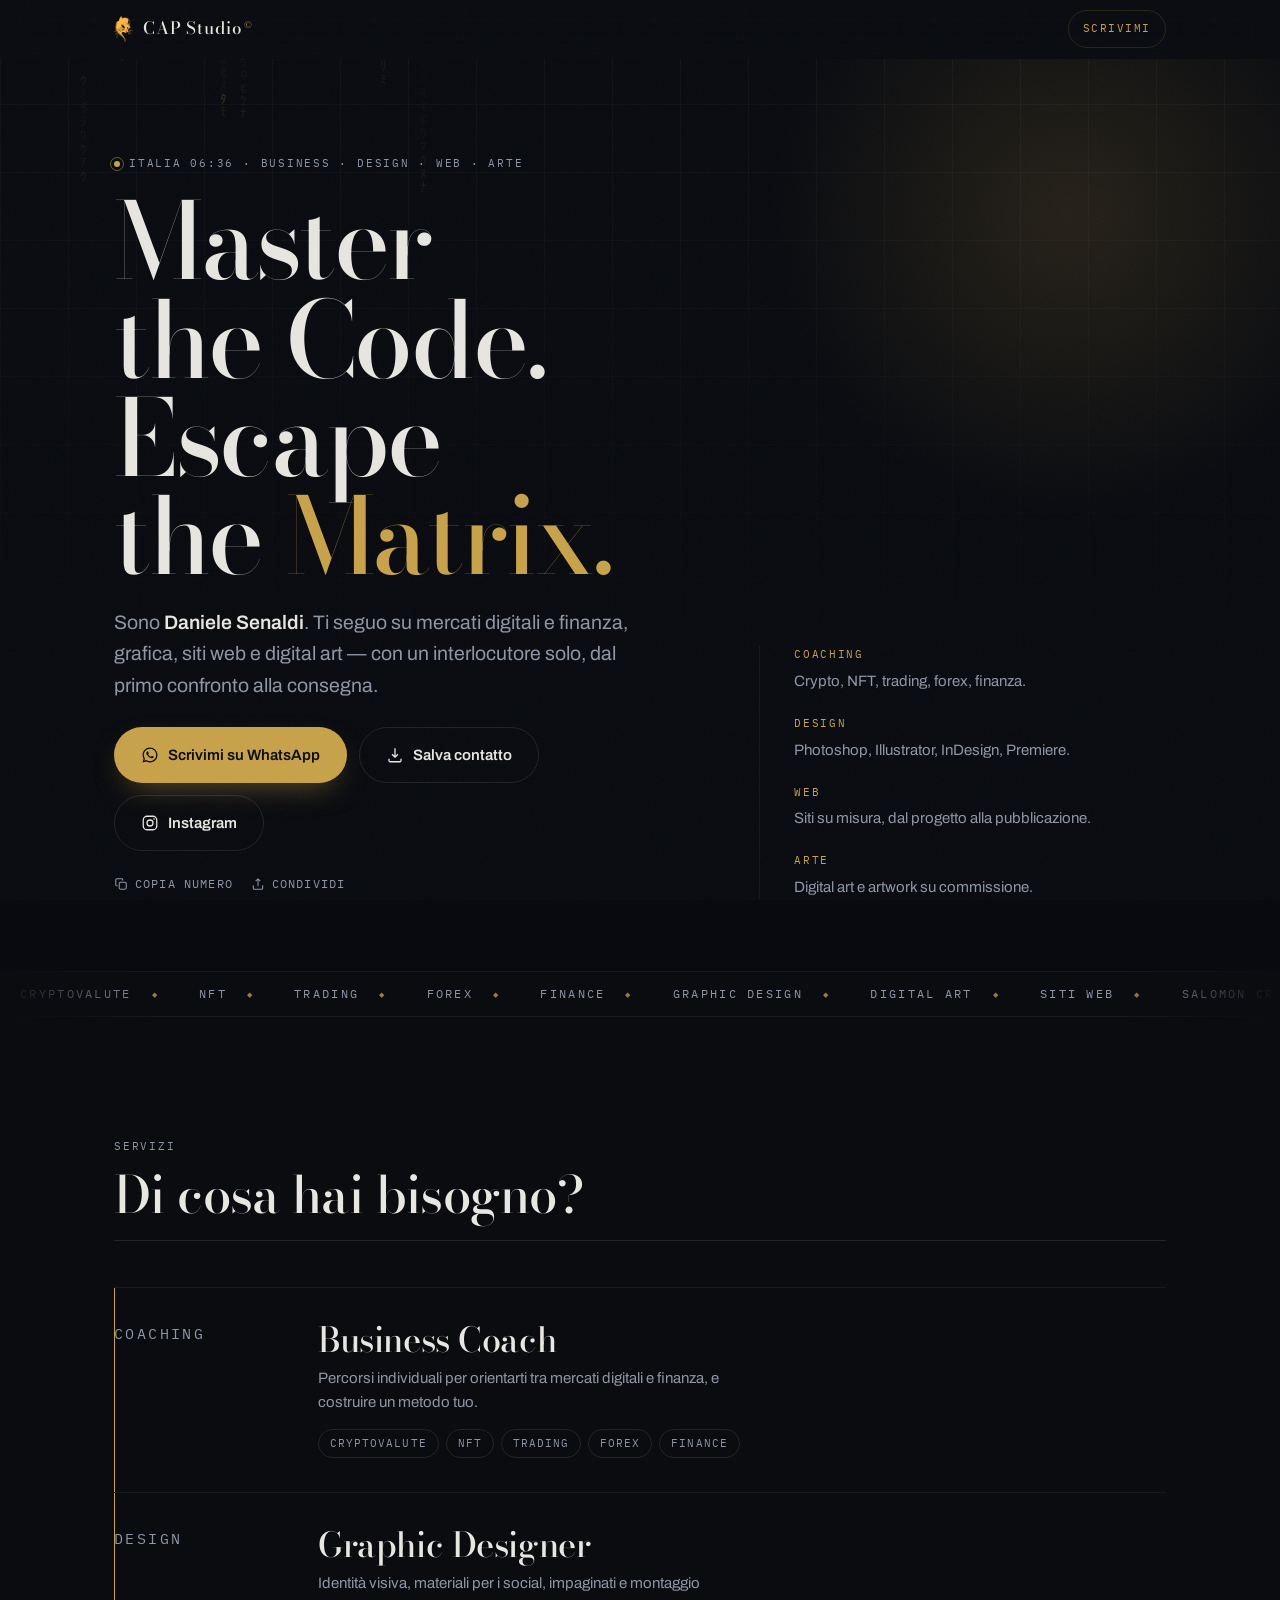
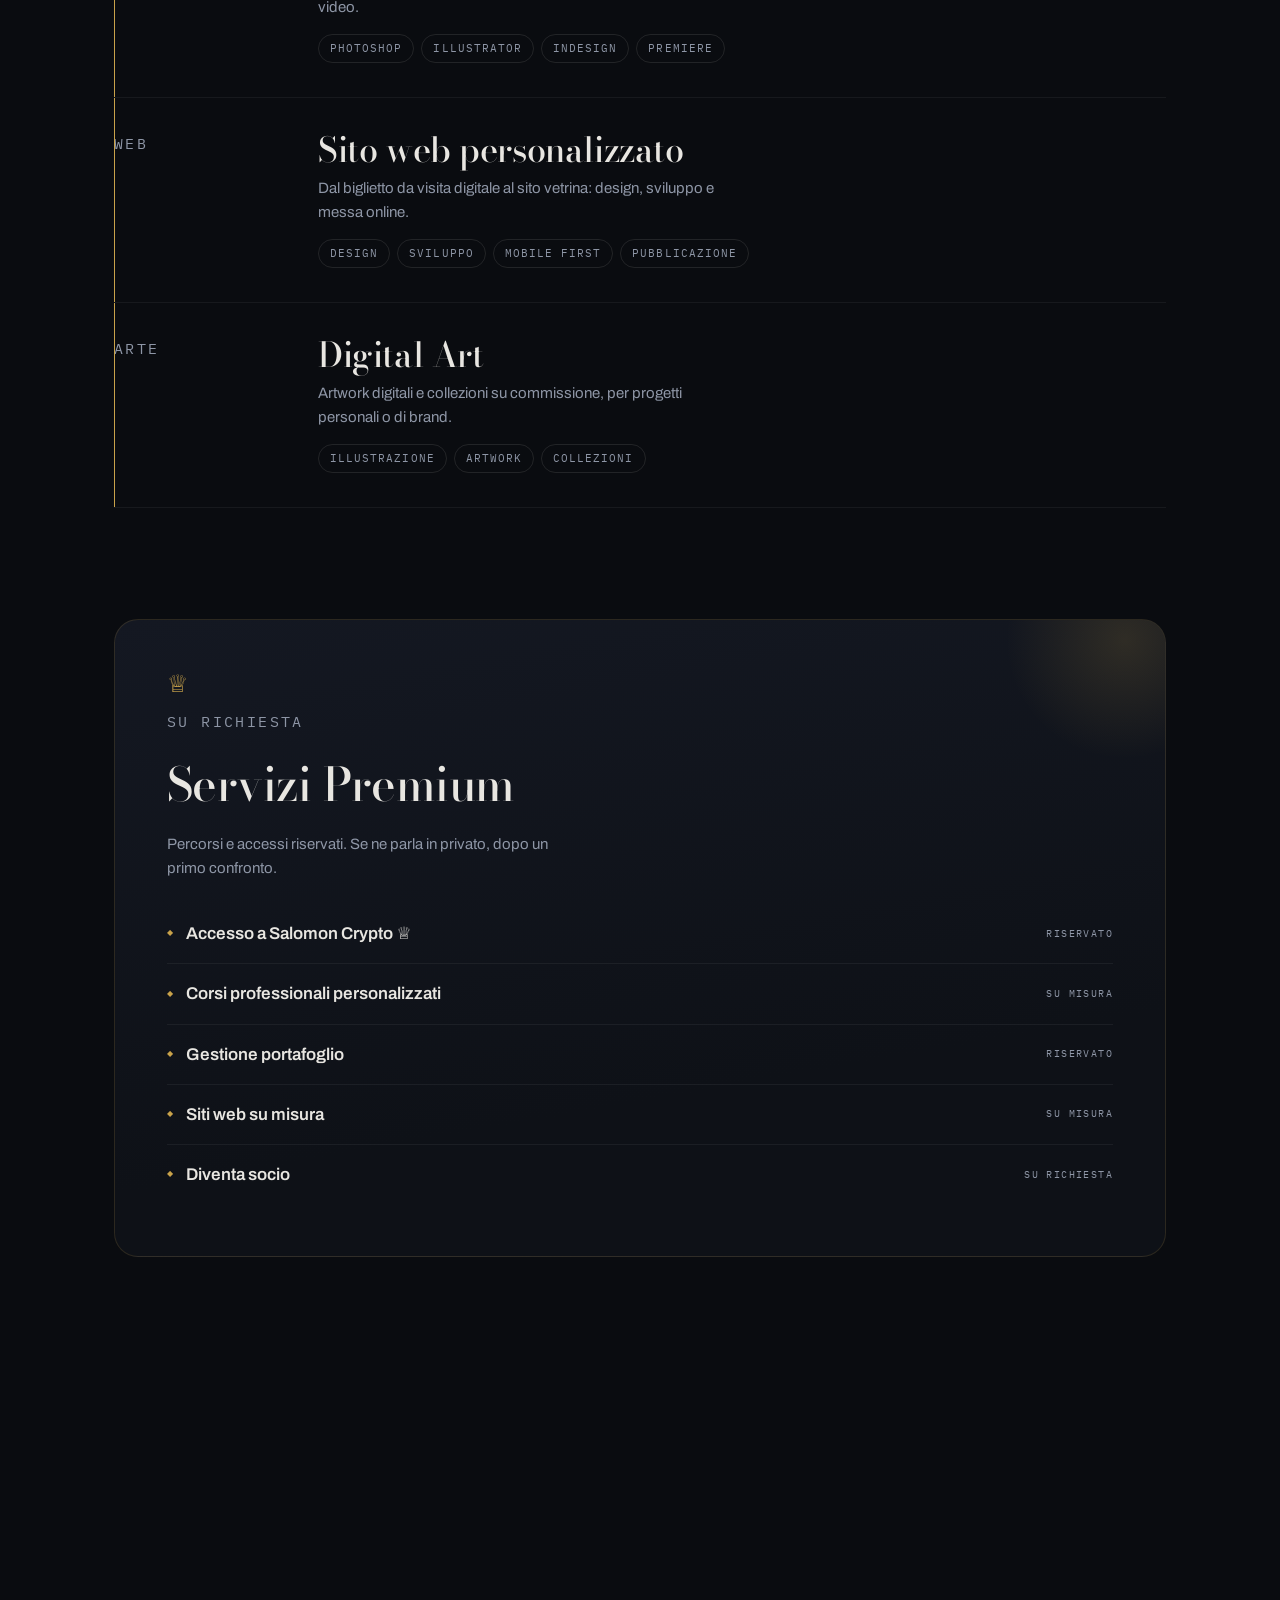
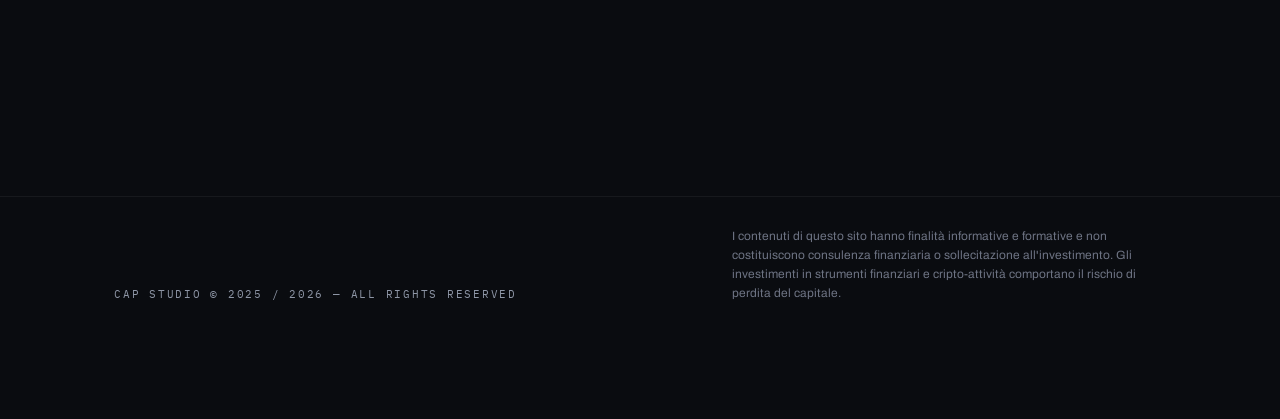
<file: index-v4.html>
<!DOCTYPE html>
<html lang="it">
<head>
<meta charset="utf-8">
<meta name="viewport" content="width=device-width, initial-scale=1, viewport-fit=cover">
<title>CAP Studio © — Daniele Senaldi</title>
<meta name="description" content="CAP Studio: coaching su finanza e mercati digitali, graphic design, siti web su misura e digital art. Scrivimi su WhatsApp.">
<meta name="theme-color" content="#0A0C10">
<link rel="icon" href="caplogo.png">

<meta property="og:type" content="website">
<meta property="og:title" content="CAP Studio © — Daniele Senaldi">
<meta property="og:description" content="Coaching su finanza e mercati digitali, graphic design, siti web su misura e digital art.">
<meta property="og:image" content="https://danielesenaldi.github.io/CAP/caplogo.png">
<meta property="og:url" content="https://danielesenaldi.github.io/CAP/">
<meta name="twitter:card" content="summary_large_image">

<!-- font: solo i pesi realmente usati, niente corsivi, caricamento non bloccante -->
<link rel="preconnect" href="https://fonts.googleapis.com">
<link rel="preconnect" href="https://fonts.gstatic.com" crossorigin>
<link rel="preload" as="style" href="https://fonts.googleapis.com/css2?family=Archivo:wght@400;600&family=Bodoni+Moda:opsz,wght@6..96,500&family=IBM+Plex+Mono&display=swap">
<link rel="stylesheet" href="https://fonts.googleapis.com/css2?family=Archivo:wght@400;600&family=Bodoni+Moda:opsz,wght@6..96,500&family=IBM+Plex+Mono&display=swap" media="print" onload="this.media='all'">
<noscript><link rel="stylesheet" href="https://fonts.googleapis.com/css2?family=Archivo:wght@400;600&family=Bodoni+Moda:opsz,wght@6..96,500&family=IBM+Plex+Mono&display=swap"></noscript>

<style>
/* ============================================================
   CAP STUDIO — v4 · mobile first, ingresso da QR
   ink #0A0C10 · surface #141822 · bone #E8E6E1 · brass #C8A24A
   ============================================================ */
:root{
  --ink:#0A0C10; --ink-2:#0E1117; --surface:#141822;
  --line:rgba(232,230,225,.11); --line-soft:rgba(232,230,225,.06);
  --bone:#E8E6E1; --mist:#8E96A6;
  --brass:#C8A24A; --brass-lit:#E0BE6B; --brass-dim:rgba(200,162,74,.16);
  --ease:cubic-bezier(.16,1,.3,1);
  --pad:clamp(20px,5.5vw,44px);
  --maxw:1140px;
}
*{box-sizing:border-box}
html{-webkit-text-size-adjust:100%;scroll-behavior:smooth}
body{
  margin:0;background:var(--ink);color:var(--bone);
  font-family:"Archivo",system-ui,-apple-system,sans-serif;
  font-size:16px;line-height:1.6;-webkit-font-smoothing:antialiased;overflow-x:hidden;
}
body::after{
  content:"";position:fixed;inset:0;pointer-events:none;z-index:70;opacity:.038;
  background-image:url("data:image/svg+xml,%3Csvg xmlns='http://www.w3.org/2000/svg' width='140' height='140'%3E%3Cfilter id='n'%3E%3CfeTurbulence type='fractalNoise' baseFrequency='.85' numOctaves='3'/%3E%3C/filter%3E%3Crect width='100%25' height='100%25' filter='url(%23n)'/%3E%3C/svg%3E");
}
a{color:inherit;text-decoration:none}
img{max-width:100%;display:block}
button{font:inherit}
::selection{background:var(--brass);color:var(--ink)}
:focus-visible{outline:2px solid var(--brass);outline-offset:3px;border-radius:3px}
h1,h2,h3{text-wrap:balance}

.wrap{width:100%;max-width:var(--maxw);margin:0 auto;padding-inline:var(--pad)}
.mono{font-family:"IBM Plex Mono",ui-monospace,monospace;font-size:11px;letter-spacing:.16em;text-transform:uppercase;color:var(--mist)}

/* ---- sotto la piega: non viene disegnato finché non serve ---- */
.late{content-visibility:auto;contain-intrinsic-size:auto 800px}

/* ============ atmosfera ============ */
#rain{position:absolute;inset:0;width:100%;height:100%;z-index:0;opacity:0;transition:opacity 1.4s ease;pointer-events:none}
#rain.on{opacity:.28}
.aura{
  position:absolute;z-index:0;pointer-events:none;
  width:min(120vw,860px);aspect-ratio:1;left:50%;top:-30%;margin-left:-min(60vw,430px);
  background:radial-gradient(closest-side,rgba(200,162,74,.15),transparent 70%);
  animation:drift 30s ease-in-out infinite;
}
@keyframes drift{0%,100%{transform:translate3d(-5%,0,0) scale(1)}50%{transform:translate3d(7%,4%,0) scale(1.1)}}
.spot{
  position:fixed;z-index:1;pointer-events:none;width:520px;height:520px;left:0;top:0;
  margin:-260px 0 0 -260px;opacity:0;transition:opacity .6s ease;
  background:radial-gradient(closest-side,rgba(200,162,74,.10),transparent 70%);
}

/* ============ topbar ============ */
.top{
  position:sticky;top:0;z-index:50;background:rgba(10,12,16,.94);
  border-bottom:1px solid transparent;transition:border-color .4s ease;
}
.top.stuck{border-bottom-color:var(--line-soft)}
.top__in{display:flex;align-items:center;justify-content:space-between;height:58px;gap:12px}
.bar{position:absolute;left:0;bottom:-1px;height:1px;background:var(--brass);width:0}
.brand{display:flex;align-items:center;gap:10px;min-width:0}
/* Logo scuro o su fondo bianco? aggiungi class="logo--invert" all'<img> */
.brand img{height:26px;width:auto}
.logo--invert{filter:invert(1) brightness(1.6)}
.brand b{font-family:"Bodoni Moda",Georgia,serif;font-size:17px;font-weight:500;letter-spacing:.05em;white-space:nowrap}
.brand b sup{font-size:9px;color:var(--brass);margin-left:2px}
.top__cta{
  font-family:"IBM Plex Mono",monospace;font-size:11px;letter-spacing:.14em;text-transform:uppercase;
  color:var(--brass);border:1px solid var(--brass-dim);padding:9px 14px;border-radius:100px;white-space:nowrap;
}

/* ============ hero ============ */
.hero{position:relative;overflow:hidden;padding:clamp(30px,7vw,92px) 0 clamp(34px,7vw,72px)}
.grid{
  position:absolute;inset:-10% 0 0;z-index:0;pointer-events:none;
  background-image:linear-gradient(var(--line-soft) 1px,transparent 1px),linear-gradient(90deg,var(--line-soft) 1px,transparent 1px);
  background-size:68px 68px;
  -webkit-mask-image:linear-gradient(180deg,rgba(0,0,0,.75),transparent 80%);
  mask-image:linear-gradient(180deg,rgba(0,0,0,.75),transparent 80%);
}
.hero .wrap{position:relative;z-index:2}
.status{display:inline-flex;align-items:center;gap:9px;margin:0 0 20px}
.dot{width:6px;height:6px;border-radius:50%;background:var(--brass);position:relative;flex:none}
.dot::after{content:"";position:absolute;inset:-4px;border-radius:50%;border:1px solid var(--brass);opacity:.5;animation:ping 2.8s ease-out infinite}
@keyframes ping{0%{transform:scale(.6);opacity:.6}80%,100%{transform:scale(1.5);opacity:0}}

h1{
  font-family:"Bodoni Moda",Georgia,serif;font-weight:500;
  font-size:clamp(2.7rem,11.8vw,6.6rem);line-height:.93;letter-spacing:-.022em;margin:0 0 22px;
}
.mask{display:block;overflow:hidden;padding-bottom:.06em;margin-bottom:-.06em}
.mask > span{display:block;transform:translateY(112%);transition:transform 1s var(--ease)}
.ready .mask > span{transform:none}
.mask:nth-of-type(2) > span{transition-delay:.09s}
h1 em{font-style:normal;color:var(--brass)}
.decode{display:inline-block}

.lede{font-size:clamp(15.5px,4vw,19.5px);color:var(--mist);max-width:47ch;margin:0 0 26px}
.lede b{color:var(--bone);font-weight:600}
.up{opacity:0;transform:translateY(14px);transition:opacity .8s ease,transform .8s var(--ease)}
.ready .up{opacity:1;transform:none}
.ready .up.d1{transition-delay:.3s}
.ready .up.d2{transition-delay:.42s}
.ready .up.d3{transition-delay:.54s}

/* ============ bottoni ============ */
.actions{display:grid;grid-template-columns:1fr 1fr;gap:10px}
.full{grid-column:1/-1}
.btn{
  position:relative;overflow:hidden;
  display:inline-flex;align-items:center;justify-content:center;gap:9px;
  min-height:56px;padding:0 18px;border-radius:100px;
  font-weight:600;font-size:15px;border:1px solid transparent;cursor:pointer;
  transition:transform .2s var(--ease),background .3s ease,border-color .3s ease,color .3s ease;
}
.btn:active{transform:scale(.97)}
.btn svg{width:18px;height:18px;flex:none;position:relative;z-index:2}
.btn span{position:relative;z-index:2}
.btn--primary{background:var(--brass);color:#0A0C10;box-shadow:0 12px 32px -14px rgba(200,162,74,.6)}
.btn--primary::before{
  content:"";position:absolute;top:0;left:-120%;width:60%;height:100%;z-index:1;
  background:linear-gradient(100deg,transparent,rgba(255,255,255,.42),transparent);
  transform:skewX(-18deg);animation:sheen 6s var(--ease) 2s infinite;
}
@keyframes sheen{0%{left:-120%}18%,100%{left:140%}}
.btn--ghost{border-color:var(--line);color:var(--bone);background:none}

.mini{display:flex;flex-wrap:wrap;gap:18px;margin-top:18px}
.mini button{
  display:inline-flex;align-items:center;gap:7px;
  font-family:"IBM Plex Mono",monospace;font-size:11.5px;letter-spacing:.1em;text-transform:uppercase;
  color:var(--mist);background:none;border:0;padding:6px 0;cursor:pointer;transition:color .3s ease;
}
.mini button.done{color:var(--brass)}

/* ============ ticker ============ */
.ticker{
  position:relative;overflow:hidden;border-top:1px solid var(--line-soft);border-bottom:1px solid var(--line-soft);padding:13px 0;
  -webkit-mask-image:linear-gradient(90deg,transparent,#000 12%,#000 88%,transparent);
  mask-image:linear-gradient(90deg,transparent,#000 12%,#000 88%,transparent);
}
.ticker ul{display:flex;list-style:none;margin:0;padding:0;width:max-content;animation:slide 46s linear infinite}
@media (hover:hover) and (pointer:fine){.ticker:hover ul{animation-play-state:paused}}
@media (hover:none){.ticker{pointer-events:none}}
.ticker li{
  font-family:"IBM Plex Mono",monospace;font-size:11.5px;letter-spacing:.2em;text-transform:uppercase;color:var(--mist);
  padding:0 20px;display:flex;align-items:center;gap:20px;white-space:nowrap;
}
.ticker li::after{content:"◆";color:var(--brass);font-size:7px;opacity:.75}
@keyframes slide{to{transform:translate3d(-50%,0,0)}}

/* ============ sezioni ============ */
section{padding:clamp(52px,10vw,110px) 0}
.head{margin-bottom:clamp(26px,6vw,46px)}
.head h2{font-family:"Bodoni Moda",Georgia,serif;font-weight:500;font-size:clamp(2rem,7.4vw,3.2rem);line-height:1.03;letter-spacing:-.012em;margin:12px 0 0}
.rule{height:1px;background:var(--line);transform:scaleX(0);transform-origin:left;transition:transform 1.1s var(--ease);margin-top:20px}
.rule.in{transform:none}

/* ============ servizi ============ */
.srv{position:relative;display:block;padding:clamp(22px,5.2vw,34px) 0;border-bottom:1px solid var(--line-soft)}
.srv:first-of-type{border-top:1px solid var(--line-soft)}
.srv::before{content:"";position:absolute;left:0;top:0;bottom:0;width:1px;background:var(--brass);transform:scaleY(0);transform-origin:top;transition:transform .55s var(--ease)}
.srv.in::before{transform:none}
.srv h3{font-family:"Bodoni Moda",Georgia,serif;font-weight:500;font-size:clamp(1.5rem,5.8vw,2.15rem);letter-spacing:-.012em;margin:10px 0 8px;line-height:1.05}
.srv p{margin:0 0 15px;color:var(--mist);font-size:15px;max-width:46ch}
.tags{display:flex;flex-wrap:wrap;gap:7px;list-style:none;padding:0;margin:0}
.tags li{font-family:"IBM Plex Mono",monospace;font-size:10.5px;letter-spacing:.1em;text-transform:uppercase;color:var(--mist);border:1px solid var(--line);padding:5px 11px;border-radius:100px}

/* ============ premium ============ */
.prem{position:relative;overflow:hidden;background:linear-gradient(170deg,var(--surface),var(--ink-2) 70%);border:1px solid var(--brass-dim);border-radius:24px;padding:clamp(26px,6.2vw,52px)}
.prem::before{content:"";position:absolute;width:340px;aspect-ratio:1;right:-130px;top:-150px;background:radial-gradient(closest-side,rgba(200,162,74,.16),transparent 70%)}
.prem > *{position:relative}
.crown{font-size:24px;color:var(--brass);line-height:1;animation:shine 5s ease-in-out infinite}
@keyframes shine{0%,100%{opacity:.75}50%{opacity:1;text-shadow:0 0 20px rgba(200,162,74,.55)}}
.prem h2{font-family:"Bodoni Moda",Georgia,serif;font-weight:500;font-size:clamp(1.9rem,7vw,2.9rem);margin:14px 0 10px;letter-spacing:-.012em}
.prem > p{color:var(--mist);margin:0 0 24px;max-width:44ch;font-size:15px}
.plist{list-style:none;margin:0;padding:0}
.plist li{display:flex;align-items:center;gap:13px;padding:16px 0;border-top:1px solid var(--line-soft);font-size:clamp(15px,4.2vw,17px);font-weight:600}
.plist li:first-child{border-top:0}
.plist li::before{content:"◆";color:var(--brass);font-size:8px;flex:none}
.plist li b{margin-left:auto;font-family:"IBM Plex Mono",monospace;font-size:10px;letter-spacing:.14em;text-transform:uppercase;color:var(--mist);font-weight:400}

/* ============ contatti ============ */
.end h2{font-family:"Bodoni Moda",Georgia,serif;font-weight:500;font-size:clamp(2.4rem,10.5vw,4.6rem);line-height:.98;letter-spacing:-.025em;margin:12px 0 16px}
.end p{color:var(--mist);max-width:42ch;margin:0 0 26px}

/* ============ footer ============ */
footer{border-top:1px solid var(--line-soft);padding:30px 0 calc(116px + env(safe-area-inset-bottom))}
.foot{display:flex;flex-direction:column;gap:13px}
.disc{font-size:12px;line-height:1.6;color:#6E7484;max-width:62ch;margin:0}

/* ============ dock ============ */
.dock{
  position:fixed;left:0;right:0;bottom:0;z-index:55;
  padding:12px var(--pad) calc(12px + env(safe-area-inset-bottom));
  background:linear-gradient(180deg,rgba(10,12,16,0),rgba(10,12,16,.95) 36%);
  transform:translate3d(0,135%,0);transition:transform .45s var(--ease);
}
.dock.is-on{transform:none}

/* ============ reveal ============ */
.rv{opacity:0;transform:translateY(18px);transition:opacity .7s ease,transform .7s var(--ease)}
.rv.in{opacity:1;transform:none}

/* ============ desktop (secondario) ============ */
@media (min-width:900px){
  .top{background:rgba(10,12,16,.65);backdrop-filter:saturate(150%) blur(16px);-webkit-backdrop-filter:saturate(150%) blur(16px)}
  .top.stuck{background:rgba(10,12,16,.85)}
  .spot.on{opacity:1}
  .hero__in{display:grid;grid-template-columns:1.18fr .82fr;gap:60px;align-items:end}
  .aside{border-left:1px solid var(--line-soft);padding-left:34px}
  .aside dl{margin:0;display:grid;gap:22px}
  .aside dt{font-family:"IBM Plex Mono",monospace;font-size:10.5px;letter-spacing:.16em;text-transform:uppercase;color:var(--brass)}
  .aside dd{margin:6px 0 0;font-size:15px;color:var(--mist)}
  .actions{display:flex;flex-wrap:wrap;gap:12px}
  .btn{padding:0 26px}
  .srv{display:grid;grid-template-columns:160px 1fr;gap:44px;align-items:start;transition:padding-left .5s var(--ease)}
  .srv:hover{padding-left:16px}
  .srv h3{margin-top:0}
  .plist li{transition:padding-left .45s var(--ease),color .35s ease}
  .plist li:hover{padding-left:10px;color:var(--brass)}
  .end__in{display:grid;grid-template-columns:1.05fr .95fr;gap:70px;align-items:end}
  .dock{display:none}
  .foot{flex-direction:row;justify-content:space-between;align-items:flex-end}
}
@media (max-width:899px){.aside,.spot{display:none}}

@media (prefers-reduced-motion:reduce){
  html{scroll-behavior:auto}
  *{animation:none!important;transition:none!important}
  .rv,.up{opacity:1;transform:none}
  .mask > span{transform:none}
  .rule{transform:none}
  .srv::before{transform:none}
  #rain,.spot{display:none}
}
</style>
</head>
<body>

<div class="spot" id="spot" aria-hidden="true"></div>

<header class="top" id="top">
  <div class="wrap top__in">
    <a class="brand" href="#home">
      <img src="caplogo.png" alt="" width="26" height="26" fetchpriority="high" decoding="async">
      <b>CAP Studio<sup>©</sup></b>
    </a>
    <a class="top__cta" href="https://wa.me/393472335717?text=Ciao%20Daniele%2C%20ti%20scrivo%20dal%20sito%20CAP%20Studio.">Scrivimi</a>
  </div>
  <div class="bar" id="bar"></div>
</header>

<main id="home">

  <!-- HERO -->
  <div class="hero">
    <canvas id="rain" aria-hidden="true"></canvas>
    <div class="aura" aria-hidden="true"></div>
    <div class="grid" id="grid" aria-hidden="true"></div>

    <div class="wrap hero__in">
      <div>
        <p class="status mono up"><span class="dot"></span><span id="clock">Italia</span> · Business · Design · Web · Arte</p>

        <h1>
          <span class="mask"><span>Master the Code.</span></span>
          <span class="mask"><span>Escape the <em><span class="decode" data-word="Matrix">Matrix</span>.</em></span></span>
        </h1>

        <p class="lede up d1">Sono <b>Daniele Senaldi</b>. Ti seguo su mercati digitali e finanza, grafica, siti web e digital art — con un interlocutore solo, dal primo confronto alla consegna.</p>

        <div class="actions up d2">
          <a class="btn btn--primary full" href="https://wa.me/393472335717?text=Ciao%20Daniele%2C%20ti%20scrivo%20dal%20sito%20CAP%20Studio.">
            <svg viewBox="0 0 24 24" fill="currentColor" aria-hidden="true"><path d="M12.04 2C6.58 2 2.13 6.45 2.13 11.91c0 1.75.46 3.45 1.32 4.95L2 22l5.25-1.38a9.9 9.9 0 0 0 4.79 1.22h.01c5.46 0 9.91-4.45 9.91-9.91 0-2.65-1.03-5.14-2.9-7.01A9.82 9.82 0 0 0 12.04 2Zm0 18.15h-.01a8.2 8.2 0 0 1-4.19-1.15l-.3-.18-3.12.82.83-3.04-.2-.31a8.16 8.16 0 0 1-1.26-4.38c0-4.54 3.7-8.24 8.25-8.24 2.2 0 4.27.86 5.83 2.42a8.19 8.19 0 0 1 2.41 5.83c0 4.54-3.7 8.23-8.24 8.23Zm4.52-6.16c-.25-.12-1.47-.72-1.69-.81-.23-.08-.39-.12-.56.13-.16.24-.64.8-.78.97-.15.16-.29.18-.54.06-.25-.13-1.05-.39-1.99-1.23-.74-.66-1.24-1.47-1.38-1.72-.15-.25-.02-.38.11-.5.11-.11.25-.29.37-.44.13-.15.17-.25.25-.41.09-.17.04-.31-.02-.44-.06-.12-.56-1.35-.77-1.85-.2-.48-.4-.42-.56-.43h-.47c-.16 0-.42.06-.64.31-.22.25-.84.82-.84 2s.86 2.32.98 2.48c.12.16 1.7 2.59 4.11 3.63.58.25 1.02.4 1.37.51.58.18 1.1.16 1.52.1.46-.07 1.47-.6 1.68-1.18.21-.58.21-1.07.15-1.18-.06-.11-.22-.17-.47-.29Z"/></svg>
            <span>Scrivimi su WhatsApp</span>
          </a>
          <button class="btn btn--ghost" id="vcf">
            <svg viewBox="0 0 24 24" fill="none" stroke="currentColor" stroke-width="1.7" aria-hidden="true"><path d="M12 3v12m0 0 4-4m-4 4-4-4M4 17v2.5A1.5 1.5 0 0 0 5.5 21h13a1.5 1.5 0 0 0 1.5-1.5V17"/></svg>
            <span>Salva contatto</span>
          </button>
          <a class="btn btn--ghost" href="https://instagram.com/daniele.senaldi?igsh=MXV1d3dmcTcwMTh4Yg==">
            <svg viewBox="0 0 24 24" fill="none" stroke="currentColor" stroke-width="1.7" aria-hidden="true"><rect x="3" y="3" width="18" height="18" rx="5"/><circle cx="12" cy="12" r="4"/><circle cx="17.4" cy="6.6" r="1.1" fill="currentColor" stroke="none"/></svg>
            <span>Instagram</span>
          </a>
        </div>

        <div class="mini up d3">
          <button id="copy" data-num="+39 347 233 5717">
            <svg width="14" height="14" viewBox="0 0 24 24" fill="none" stroke="currentColor" stroke-width="1.8" aria-hidden="true"><rect x="9" y="9" width="12" height="12" rx="2.5"/><path d="M6 15H4.5A1.5 1.5 0 0 1 3 13.5v-9A1.5 1.5 0 0 1 4.5 3h9A1.5 1.5 0 0 1 15 4.5V6"/></svg>
            <em id="copyLabel" style="font-style:normal">Copia numero</em>
          </button>
          <button id="share" hidden>
            <svg width="14" height="14" viewBox="0 0 24 24" fill="none" stroke="currentColor" stroke-width="1.8" aria-hidden="true"><path d="M12 16V3m0 0 4 4m-4-4-4 4"/><path d="M4 14v5.5A1.5 1.5 0 0 0 5.5 21h13a1.5 1.5 0 0 0 1.5-1.5V14"/></svg>
            <em style="font-style:normal">Condividi</em>
          </button>
        </div>
      </div>

      <aside class="aside up d2">
        <dl>
          <div><dt>Coaching</dt><dd>Crypto, NFT, trading, forex, finanza.</dd></div>
          <div><dt>Design</dt><dd>Photoshop, Illustrator, InDesign, Premiere.</dd></div>
          <div><dt>Web</dt><dd>Siti su misura, dal progetto alla pubblicazione.</dd></div>
          <div><dt>Arte</dt><dd>Digital art e artwork su commissione.</dd></div>
        </dl>
      </aside>
    </div>
  </div>

  <!-- TICKER -->
  <div class="ticker" aria-hidden="true">
    <ul id="tick">
      <li>Cryptovalute</li><li>NFT</li><li>Trading</li><li>Forex</li><li>Finance</li>
      <li>Graphic Design</li><li>Digital Art</li><li>Siti Web</li><li>Salomon Crypto ♕</li>
    </ul>
  </div>

  <!-- SERVIZI -->
  <section class="late">
    <div class="wrap">
      <div class="head rv">
        <p class="mono">Servizi</p>
        <h2>Di cosa hai bisogno?</h2>
        <div class="rule"></div>
      </div>

      <article class="srv rv">
        <p class="mono">Coaching</p>
        <div>
          <h3>Business Coach</h3>
          <p>Percorsi individuali per orientarti tra mercati digitali e finanza, e costruire un metodo tuo.</p>
          <ul class="tags"><li>Cryptovalute</li><li>NFT</li><li>Trading</li><li>Forex</li><li>Finance</li></ul>
        </div>
      </article>

      <article class="srv rv">
        <p class="mono">Design</p>
        <div>
          <h3>Graphic Designer</h3>
          <p>Identità visiva, materiali per i social, impaginati e montaggio video.</p>
          <ul class="tags"><li>Photoshop</li><li>Illustrator</li><li>InDesign</li><li>Premiere</li></ul>
        </div>
      </article>

      <article class="srv rv">
        <p class="mono">Web</p>
        <div>
          <h3>Sito web personalizzato</h3>
          <p>Dal biglietto da visita digitale al sito vetrina: design, sviluppo e messa online.</p>
          <ul class="tags"><li>Design</li><li>Sviluppo</li><li>Mobile first</li><li>Pubblicazione</li></ul>
        </div>
      </article>

      <article class="srv rv">
        <p class="mono">Arte</p>
        <div>
          <h3>Digital Art</h3>
          <p>Artwork digitali e collezioni su commissione, per progetti personali o di brand.</p>
          <ul class="tags"><li>Illustrazione</li><li>Artwork</li><li>Collezioni</li></ul>
        </div>
      </article>
    </div>
  </section>

  <!-- PREMIUM -->
  <section class="late" style="padding-top:0">
    <div class="wrap">
      <div class="prem rv">
        <div class="crown">♕</div>
        <p class="mono" style="margin:14px 0 0">Su richiesta</p>
        <h2>Servizi Premium</h2>
        <p>Percorsi e accessi riservati. Se ne parla in privato, dopo un primo confronto.</p>
        <ul class="plist">
          <li>Accesso a Salomon Crypto ♕ <b>Riservato</b></li>
          <li>Corsi professionali personalizzati <b>Su misura</b></li>
          <li>Gestione portafoglio <b>Riservato</b></li>
          <li>Siti web su misura <b>Su misura</b></li>
          <li>Diventa socio <b>Su richiesta</b></li>
        </ul>
      </div>
    </div>
  </section>

  <!-- CONTATTI -->
  <section class="end late" id="contatti">
    <div class="wrap end__in">
      <div class="rv">
        <p class="mono">Contatti</p>
        <h2>Parliamone.</h2>
        <p>Scrivimi cosa ti serve e ti dico come possiamo lavorarci. Nessun impegno.</p>
      </div>
      <div class="actions rv">
        <a class="btn btn--primary full" href="https://wa.me/393472335717?text=Ciao%20Daniele%2C%20ti%20scrivo%20dal%20sito%20CAP%20Studio.">
          <svg viewBox="0 0 24 24" fill="currentColor" aria-hidden="true"><path d="M12.04 2C6.58 2 2.13 6.45 2.13 11.91c0 1.75.46 3.45 1.32 4.95L2 22l5.25-1.38a9.9 9.9 0 0 0 4.79 1.22h.01c5.46 0 9.91-4.45 9.91-9.91 0-2.65-1.03-5.14-2.9-7.01A9.82 9.82 0 0 0 12.04 2Zm0 18.15h-.01a8.2 8.2 0 0 1-4.19-1.15l-.3-.18-3.12.82.83-3.04-.2-.31a8.16 8.16 0 0 1-1.26-4.38c0-4.54 3.7-8.24 8.25-8.24 2.2 0 4.27.86 5.83 2.42a8.19 8.19 0 0 1 2.41 5.83c0 4.54-3.7 8.23-8.24 8.23Zm4.52-6.16c-.25-.12-1.47-.72-1.69-.81-.23-.08-.39-.12-.56.13-.16.24-.64.8-.78.97-.15.16-.29.18-.54.06-.25-.13-1.05-.39-1.99-1.23-.74-.66-1.24-1.47-1.38-1.72-.15-.25-.02-.38.11-.5.11-.11.25-.29.37-.44.13-.15.17-.25.25-.41.09-.17.04-.31-.02-.44-.06-.12-.56-1.35-.77-1.85-.2-.48-.4-.42-.56-.43h-.47c-.16 0-.42.06-.64.31-.22.25-.84.82-.84 2s.86 2.32.98 2.48c.12.16 1.7 2.59 4.11 3.63.58.25 1.02.4 1.37.51.58.18 1.1.16 1.52.1.46-.07 1.47-.6 1.68-1.18.21-.58.21-1.07.15-1.18-.06-.11-.22-.17-.47-.29Z"/></svg>
          <span>WhatsApp</span>
        </a>
        <button class="btn btn--ghost" id="vcf2">
          <svg viewBox="0 0 24 24" fill="none" stroke="currentColor" stroke-width="1.7" aria-hidden="true"><path d="M12 3v12m0 0 4-4m-4 4-4-4M4 17v2.5A1.5 1.5 0 0 0 5.5 21h13a1.5 1.5 0 0 0 1.5-1.5V17"/></svg>
          <span>Salva contatto</span>
        </button>
        <a class="btn btn--ghost" href="https://instagram.com/daniele.senaldi?igsh=MXV1d3dmcTcwMTh4Yg==">
          <svg viewBox="0 0 24 24" fill="none" stroke="currentColor" stroke-width="1.7" aria-hidden="true"><rect x="3" y="3" width="18" height="18" rx="5"/><circle cx="12" cy="12" r="4"/><circle cx="17.4" cy="6.6" r="1.1" fill="currentColor" stroke="none"/></svg>
          <span>Instagram</span>
        </a>
      </div>
    </div>
  </section>
</main>

<footer>
  <div class="wrap foot">
    <p class="mono" style="margin:0">CAP Studio © 2025 / 2026 — All rights reserved</p>
    <p class="disc">I contenuti di questo sito hanno finalità informative e formative e non costituiscono consulenza finanziaria o sollecitazione all'investimento. Gli investimenti in strumenti finanziari e cripto-attività comportano il rischio di perdita del capitale.</p>
  </div>
</footer>

<div class="dock" id="dock">
  <a class="btn btn--primary full" href="https://wa.me/393472335717?text=Ciao%20Daniele%2C%20ti%20scrivo%20dal%20sito%20CAP%20Studio.">
    <svg viewBox="0 0 24 24" fill="currentColor" aria-hidden="true"><path d="M12.04 2C6.58 2 2.13 6.45 2.13 11.91c0 1.75.46 3.45 1.32 4.95L2 22l5.25-1.38a9.9 9.9 0 0 0 4.79 1.22h.01c5.46 0 9.91-4.45 9.91-9.91 0-2.65-1.03-5.14-2.9-7.01A9.82 9.82 0 0 0 12.04 2Zm0 18.15h-.01a8.2 8.2 0 0 1-4.19-1.15l-.3-.18-3.12.82.83-3.04-.2-.31a8.16 8.16 0 0 1-1.26-4.38c0-4.54 3.7-8.24 8.25-8.24 2.2 0 4.27.86 5.83 2.42a8.19 8.19 0 0 1 2.41 5.83c0 4.54-3.7 8.23-8.24 8.23Zm4.52-6.16c-.25-.12-1.47-.72-1.69-.81-.23-.08-.39-.12-.56.13-.16.24-.64.8-.78.97-.15.16-.29.18-.54.06-.25-.13-1.05-.39-1.99-1.23-.74-.66-1.24-1.47-1.38-1.72-.15-.25-.02-.38.11-.5.11-.11.25-.29.37-.44.13-.15.17-.25.25-.41.09-.17.04-.31-.02-.44-.06-.12-.56-1.35-.77-1.85-.2-.48-.4-.42-.56-.43h-.47c-.16 0-.42.06-.64.31-.22.25-.84.82-.84 2s.86 2.32.98 2.48c.12.16 1.7 2.59 4.11 3.63.58.25 1.02.4 1.37.51.58.18 1.1.16 1.52.1.46-.07 1.47-.6 1.68-1.18.21-.58.21-1.07.15-1.18-.06-.11-.22-.17-.47-.29Z"/></svg>
    <span>Scrivimi su WhatsApp</span>
  </a>
</div>

<script>
(function(){
  var reduce = matchMedia('(prefers-reduced-motion: reduce)').matches,
      wide   = innerWidth >= 900,
      TEL    = '+39 347 233 5717';

  /* 1 · apertura */
  requestAnimationFrame(function(){ document.body.classList.add('ready'); });

  /* 2 · "Matrix" si decodifica */
  var dec = document.querySelector('.decode');
  if (dec && !reduce){
    var word = dec.dataset.word, pool = 'ABCDEFGHIJKLMNOPQRSTUVWXYZ#$%&/\\<>*01', t0 = null;
    dec.style.minWidth = dec.offsetWidth + 'px';
    function step(t){
      if(!t0) t0 = t;
      var p = Math.min((t-t0)/1000, 1), out = '';
      for (var i=0;i<word.length;i++)
        out += (p*word.length > i + Math.random()*1.3) ? word[i] : pool[(Math.random()*pool.length)|0];
      dec.textContent = out;
      p < 1 ? requestAnimationFrame(step) : dec.textContent = word;
    }
    setTimeout(function(){ requestAnimationFrame(step); }, 850);
  }

  /* 3 · pioggia Matrix — leggera: 11 fps, densità ridotta su telefono,
        si ferma fuori schermo e a scheda in background */
  var cv = document.getElementById('rain');
  if (cv && !reduce){
    var ctx = cv.getContext('2d', {alpha:true}), hero = document.querySelector('.hero'),
        glyphs = 'ｦｱｳｴｵｶｷｹｺｻｼｽｾｿﾀﾂﾃﾅﾆﾇﾈﾊﾋﾎﾏﾐﾑﾒﾓﾔﾕﾗﾘﾜ0123456789$€₿',
        cw = innerWidth < 520 ? 28 : 20,
        dpr = Math.min(devicePixelRatio || 1, 1.5),
        cols = [], W = 0, H = 0, last = 0, seen = true, awake = true, raf = 0;

    function size(){
      W = hero.offsetWidth; H = hero.offsetHeight;
      cv.width = W*dpr; cv.height = H*dpr;
      ctx.setTransform(dpr,0,0,dpr,0,0);
      ctx.font = '13px "IBM Plex Mono", monospace';
      cols = []; for (var i=0, n=Math.ceil(W/cw); i<n; i++) cols.push({y: Math.random()*-H, s: .5+Math.random()*.9});
    }
    function draw(t){
      raf = requestAnimationFrame(draw);
      if (!seen || !awake){ return; }
      if (t - last < 90) return;
      last = t;
      ctx.fillStyle = 'rgba(10,12,16,.16)'; ctx.fillRect(0,0,W,H);
      for (var i=0;i<cols.length;i++){
        var c = cols[i];
        ctx.fillStyle = Math.random() > .93 ? 'rgba(224,190,107,.85)' : 'rgba(200,162,74,.34)';
        ctx.fillText(glyphs[(Math.random()*glyphs.length)|0], i*cw, c.y);
        c.y += 15*c.s;
        if (c.y > H + Math.random()*260) c.y = -20;
      }
    }
    size();
    addEventListener('resize', function(){ clearTimeout(cv._t); cv._t = setTimeout(size, 200); }, {passive:true});
    new IntersectionObserver(function(e){ seen = e[0].isIntersecting; },{threshold:0}).observe(hero);
    document.addEventListener('visibilitychange', function(){ awake = !document.hidden; });
    raf = requestAnimationFrame(draw);
    setTimeout(function(){ cv.classList.add('on'); }, 450);
  }

  /* 4 · luce che segue il puntatore — solo desktop, parte al primo movimento */
  var spot = document.getElementById('spot');
  if (spot && wide && !reduce && matchMedia('(pointer:fine)').matches){
    var tx=0,ty=0,x=0,y=0,live=false;
    addEventListener('pointermove', function(e){
      tx=e.clientX; ty=e.clientY;
      if(!live){ live=true; x=tx; y=ty; spot.classList.add('on'); loop(); }
    },{passive:true});
    function loop(){
      x += (tx-x)*.09; y += (ty-y)*.09;
      spot.style.transform = 'translate3d('+x+'px,'+y+'px,0)';
      requestAnimationFrame(loop);
    }
  }

  /* 5 · scroll: barra di lettura + topbar (parallasse solo su desktop) */
  var bar = document.getElementById('bar'), top = document.getElementById('top'),
      grid = document.getElementById('grid'), busy = false;
  addEventListener('scroll', function(){
    if (busy) return; busy = true;
    requestAnimationFrame(function(){
      var sc = scrollY, max = document.body.scrollHeight - innerHeight;
      bar.style.width = (max > 0 ? (sc/max)*100 : 0) + '%';
      if (sc > 8) top.classList.add('stuck'); else top.classList.remove('stuck');
      if (grid && wide && !reduce) grid.style.transform = 'translate3d(0,'+(sc*.14)+'px,0)';
      busy = false;
    });
  }, {passive:true});

  /* 6 · comparsa a scorrimento */
  var io = new IntersectionObserver(function(es){
    for (var i=0;i<es.length;i++){
      if(!es[i].isIntersecting) continue;
      var el = es[i].target;
      el.classList.add('in');
      var r = el.querySelector('.rule'); if (r) r.classList.add('in');
      io.unobserve(el);
    }
  },{threshold:.1, rootMargin:'0px 0px -6% 0px'});
  document.querySelectorAll('.rv').forEach(function(n){ io.observe(n); });

  /* 7 · ticker: raddoppio per il loop continuo */
  var tick = document.getElementById('tick');
  if (tick) tick.innerHTML += tick.innerHTML;

  /* 8 · orario italiano */
  var clock = document.getElementById('clock');
  if (clock) (function c(){
    try{ clock.textContent = 'Italia ' + new Date().toLocaleTimeString('it-IT',{hour:'2-digit',minute:'2-digit',timeZone:'Europe/Rome'}); }catch(e){}
    setTimeout(c, 30000);
  })();

  /* 9 · copia numero */
  var cp = document.getElementById('copy'), lab = document.getElementById('copyLabel');
  if (cp) cp.addEventListener('click', function(){
    var end = function(){
      cp.classList.add('done'); lab.textContent = 'Copiato ✓';
      setTimeout(function(){ lab.textContent = 'Copia numero'; cp.classList.remove('done'); }, 1800);
    };
    if (navigator.clipboard) navigator.clipboard.writeText(TEL).then(end, end); else end();
  });

  /* 10 · salva contatto (vCard generata al volo, nessun file extra) */
  function vcard(){
    var v = ['BEGIN:VCARD','VERSION:3.0','N:Senaldi;Daniele;;;','FN:Daniele Senaldi',
      'ORG:CAP Studio','TITLE:Business coach · Graphic designer · Web',
      'TEL;TYPE=CELL:+393472335717','URL:https://danielesenaldi.github.io/CAP/',
      'NOTE:Coaching su mercati digitali e finanza, grafica, siti web, digital art.','END:VCARD'].join('\r\n');
    var a = document.createElement('a');
    a.href = URL.createObjectURL(new Blob([v], {type:'text/vcard;charset=utf-8'}));
    a.download = 'Daniele-Senaldi.vcf';
    document.body.appendChild(a); a.click();
    setTimeout(function(){ URL.revokeObjectURL(a.href); a.remove(); }, 4000);
  }
  ['vcf','vcf2'].forEach(function(id){
    var b = document.getElementById(id); if (b) b.addEventListener('click', vcard);
  });

  /* 11 · condividi (solo se il telefono lo supporta) */
  var sh = document.getElementById('share');
  if (sh && navigator.share){
    sh.hidden = false;
    sh.addEventListener('click', function(){
      navigator.share({title:'CAP Studio © — Daniele Senaldi', url:location.href}).catch(function(){});
    });
  }

  /* 12 · barra WhatsApp fissa */
  var dock = document.getElementById('dock'), heroEl = document.querySelector('.hero'),
      end = document.getElementById('contatti'), past = false, at = false;
  function sync(){ dock.classList.toggle('is-on', past && !at); }
  new IntersectionObserver(function(e){ past = !e[0].isIntersecting; sync(); },{threshold:0}).observe(heroEl);
  new IntersectionObserver(function(e){ at = e[0].isIntersecting; sync(); },{threshold:.2}).observe(end);
})();
</script>
</body>
</html>
</file>
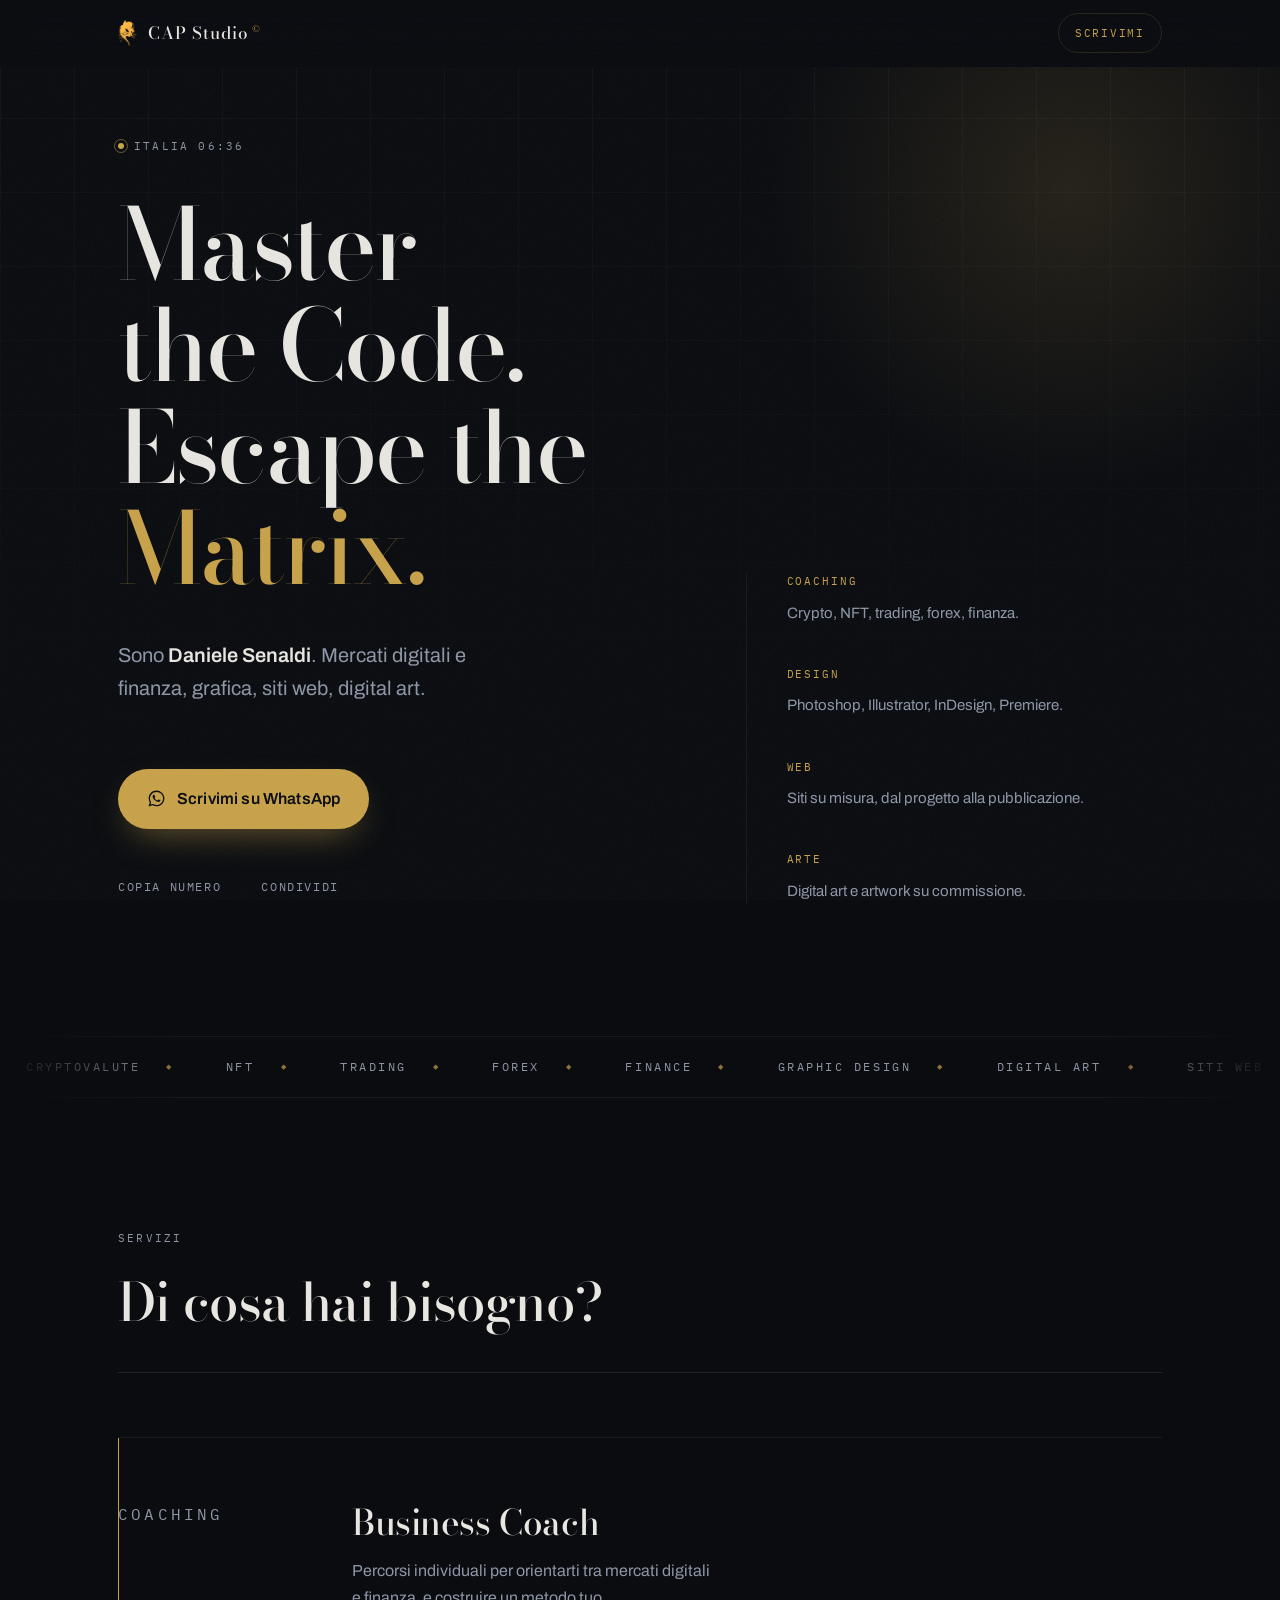
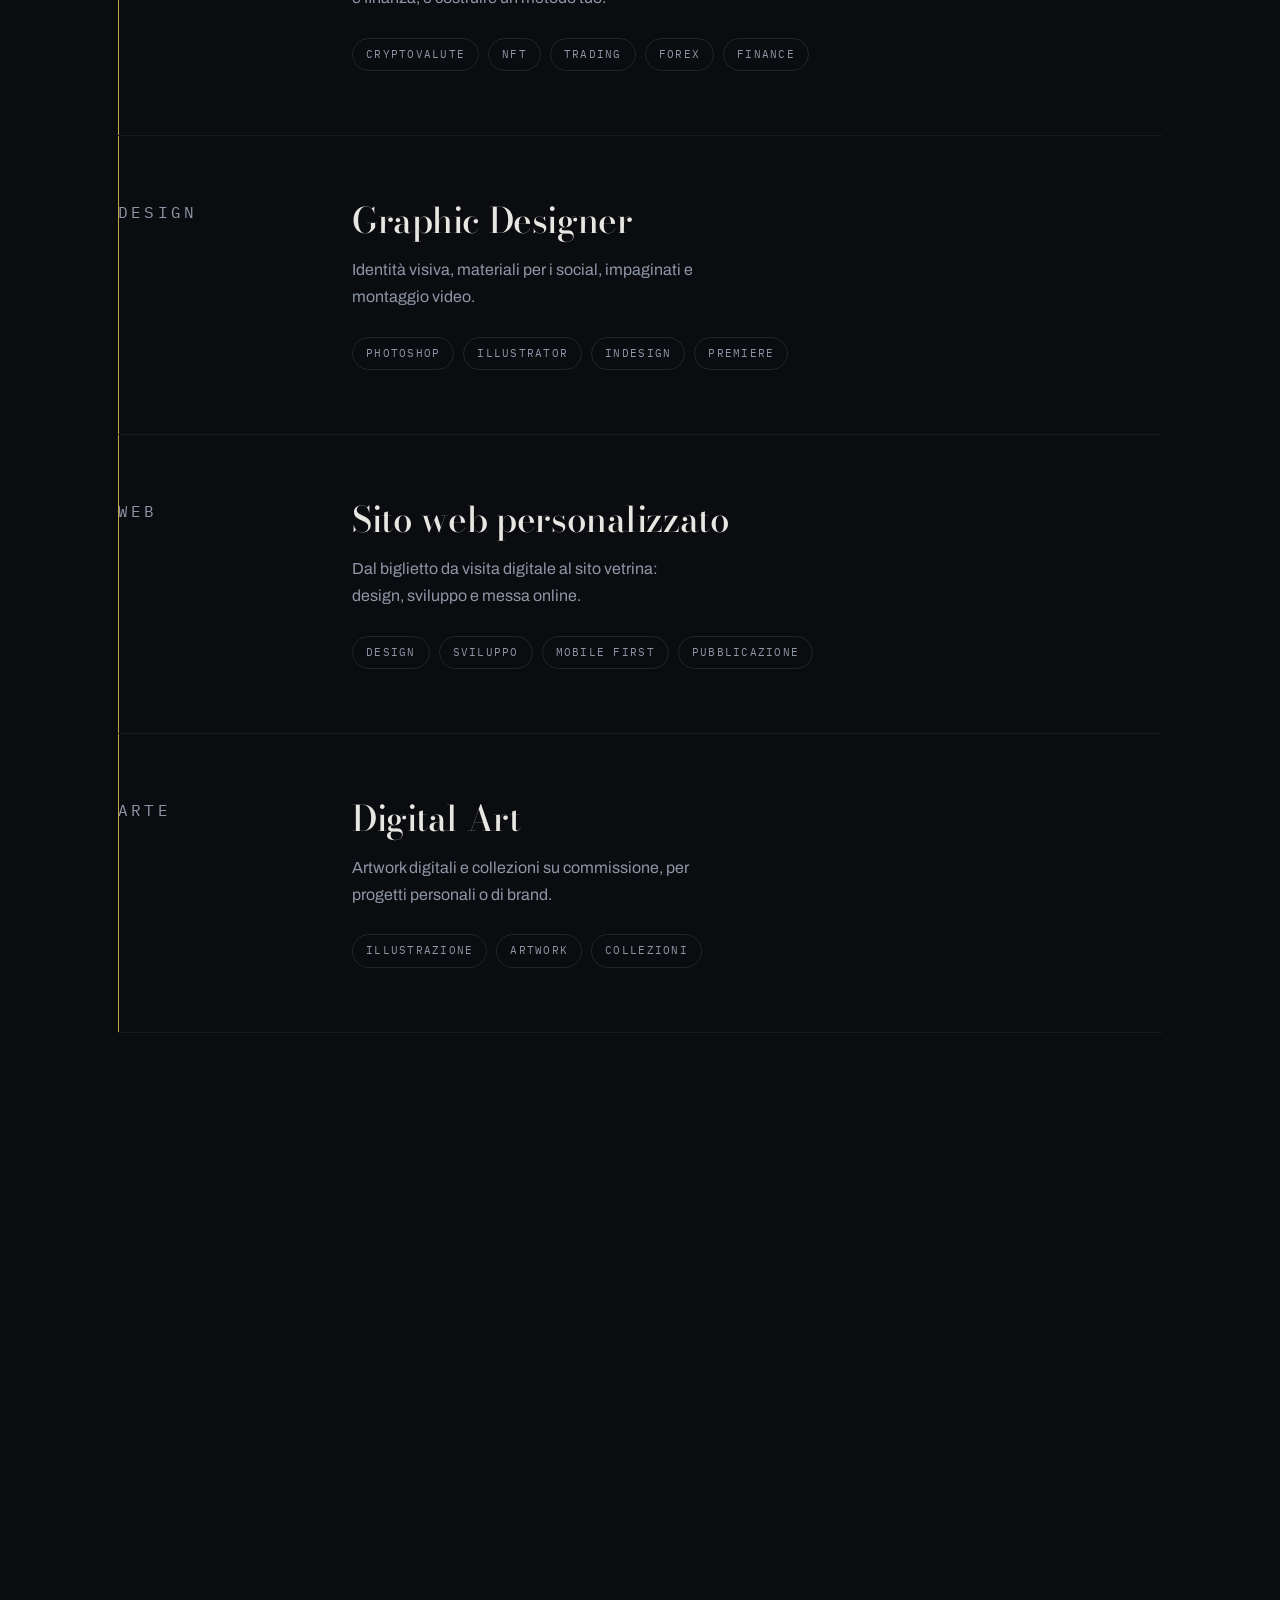
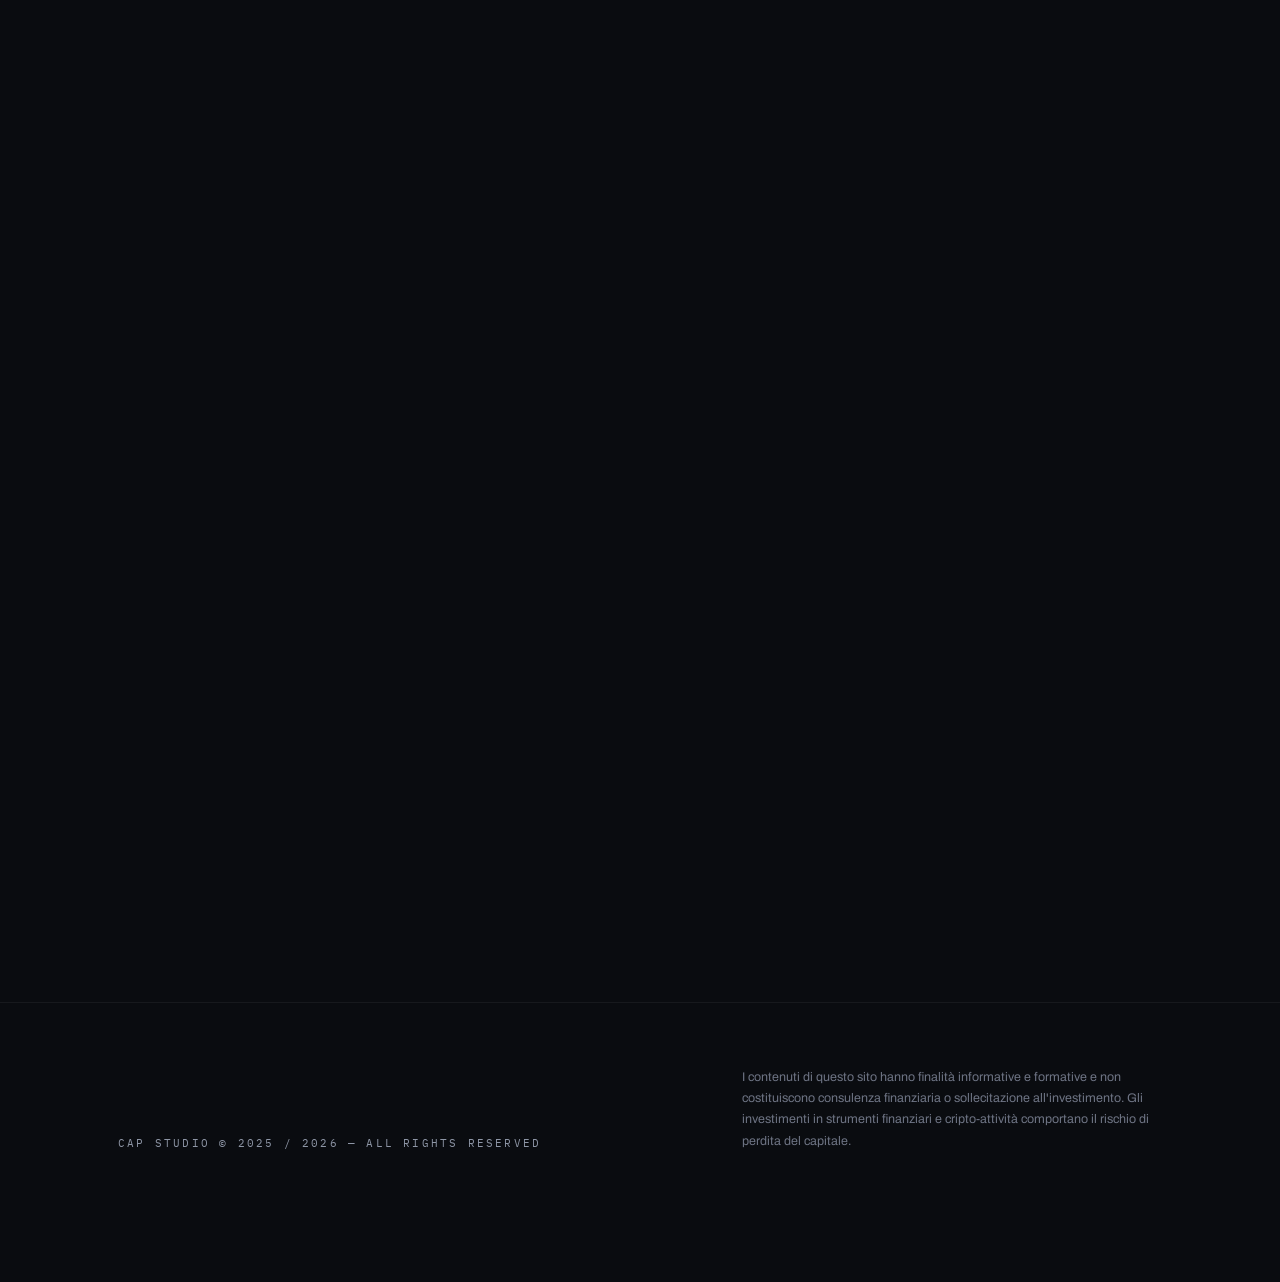
<file: index-v5.html>
<!DOCTYPE html>
<html lang="it">
<head>
<meta charset="utf-8">
<meta name="viewport" content="width=device-width, initial-scale=1, viewport-fit=cover">
<title>CAP Studio © — Daniele Senaldi</title>
<meta name="description" content="CAP Studio: coaching su finanza e mercati digitali, graphic design, siti web su misura e digital art. Scrivimi su WhatsApp.">
<meta name="theme-color" content="#0A0C10">
<link rel="icon" href="caplogo.png">

<meta property="og:type" content="website">
<meta property="og:title" content="CAP Studio © — Daniele Senaldi">
<meta property="og:description" content="Coaching su finanza e mercati digitali, graphic design, siti web su misura e digital art.">
<meta property="og:image" content="https://danielesenaldi.github.io/CAP/caplogo.png">
<meta property="og:url" content="https://danielesenaldi.github.io/CAP/">
<meta name="twitter:card" content="summary_large_image">

<link rel="preconnect" href="https://fonts.googleapis.com">
<link rel="preconnect" href="https://fonts.gstatic.com" crossorigin>
<link rel="preload" as="style" href="https://fonts.googleapis.com/css2?family=Archivo:wght@400;600&family=Bodoni+Moda:opsz,wght@6..96,500&family=IBM+Plex+Mono&display=swap">
<link rel="stylesheet" href="https://fonts.googleapis.com/css2?family=Archivo:wght@400;600&family=Bodoni+Moda:opsz,wght@6..96,500&family=IBM+Plex+Mono&display=swap" media="print" onload="this.media='all'">
<noscript><link rel="stylesheet" href="https://fonts.googleapis.com/css2?family=Archivo:wght@400;600&family=Bodoni+Moda:opsz,wght@6..96,500&family=IBM+Plex+Mono&display=swap"></noscript>

<style>
/* ============================================================
   CAP STUDIO — v5
   Stessa identità (ottone su inchiostro), ritmo verticale ampio.
   Scala di spazi unica: tutto il respiro nasce da qui.
   ============================================================ */
:root{
  --ink:#0A0C10; --ink-2:#0E1117; --surface:#141822;
  --line:rgba(232,230,225,.11); --line-soft:rgba(232,230,225,.06);
  --bone:#E8E6E1; --mist:#8E96A6;
  --brass:#C8A24A; --brass-lit:#E0BE6B; --brass-dim:rgba(200,162,74,.16);
  --ease:cubic-bezier(.16,1,.3,1);

  /* scala di spazi */
  --s1:8px; --s2:16px; --s3:26px; --s4:40px; --s5:64px;
  --s6:clamp(88px,17vw,132px);      /* respiro tra le sezioni */
  --pad:clamp(24px,6.5vw,48px);     /* margine laterale */
  --maxw:1140px;
}
*{box-sizing:border-box}
html{-webkit-text-size-adjust:100%;scroll-behavior:smooth}
body{
  margin:0;background:var(--ink);color:var(--bone);
  font-family:"Archivo",system-ui,-apple-system,sans-serif;
  font-size:16px;line-height:1.68;-webkit-font-smoothing:antialiased;overflow-x:hidden;
}
body::after{
  content:"";position:fixed;inset:0;pointer-events:none;z-index:70;opacity:.038;
  background-image:url("data:image/svg+xml,%3Csvg xmlns='http://www.w3.org/2000/svg' width='140' height='140'%3E%3Cfilter id='n'%3E%3CfeTurbulence type='fractalNoise' baseFrequency='.85' numOctaves='3'/%3E%3C/filter%3E%3Crect width='100%25' height='100%25' filter='url(%23n)'/%3E%3C/svg%3E");
}
a{color:inherit;text-decoration:none}
img{max-width:100%;display:block}
button{font:inherit}
p{margin:0}
::selection{background:var(--brass);color:var(--ink)}
:focus-visible{outline:2px solid var(--brass);outline-offset:4px;border-radius:3px}

.wrap{width:100%;max-width:var(--maxw);margin:0 auto;padding-inline:var(--pad)}
.mono{
  font-family:"IBM Plex Mono",ui-monospace,monospace;
  font-size:11px;letter-spacing:.2em;text-transform:uppercase;color:var(--mist);line-height:1.5;
}
.late{content-visibility:auto;contain-intrinsic-size:auto 900px}

/* ============ atmosfera ============ */
#rain{position:absolute;inset:0;width:100%;height:100%;z-index:0;opacity:0;transition:opacity 1.4s ease;pointer-events:none}
#rain.on{opacity:.26}
.aura{
  position:absolute;z-index:0;pointer-events:none;
  width:min(120vw,860px);aspect-ratio:1;left:50%;top:-32%;margin-left:-min(60vw,430px);
  background:radial-gradient(closest-side,rgba(200,162,74,.14),transparent 70%);
  animation:drift 30s ease-in-out infinite;
}
@keyframes drift{0%,100%{transform:translate3d(-5%,0,0) scale(1)}50%{transform:translate3d(7%,4%,0) scale(1.1)}}
.spot{
  position:fixed;z-index:1;pointer-events:none;width:520px;height:520px;left:0;top:0;
  margin:-260px 0 0 -260px;opacity:0;transition:opacity .6s ease;
  background:radial-gradient(closest-side,rgba(200,162,74,.10),transparent 70%);
}

/* ============ topbar ============ */
.top{
  position:sticky;top:0;z-index:50;background:rgba(10,12,16,.94);
  border-bottom:1px solid transparent;transition:border-color .4s ease;
}
.top.stuck{border-bottom-color:var(--line-soft)}
.top__in{display:flex;align-items:center;justify-content:space-between;height:66px;gap:var(--s2)}
.bar{position:absolute;left:0;bottom:-1px;height:1px;background:var(--brass);width:0}
.brand{display:flex;align-items:center;gap:11px;min-width:0}
/* Logo scuro o su fondo bianco? aggiungi class="logo--invert" all'<img> */
.brand img{height:26px;width:auto}
.logo--invert{filter:invert(1) brightness(1.6)}
.brand b{font-family:"Bodoni Moda",Georgia,serif;font-size:17px;font-weight:500;letter-spacing:.06em;white-space:nowrap}
.brand b sup{font-size:9px;color:var(--brass);margin-left:3px}
.top__cta{
  font-family:"IBM Plex Mono",monospace;font-size:11px;letter-spacing:.16em;text-transform:uppercase;
  color:var(--brass);border:1px solid var(--brass-dim);padding:10px 16px;border-radius:100px;white-space:nowrap;
}

/* ============ hero ============ */
.hero{position:relative;overflow:hidden;padding:var(--s5) 0 var(--s6)}
.grid{
  position:absolute;inset:-10% 0 0;z-index:0;pointer-events:none;
  background-image:linear-gradient(var(--line-soft) 1px,transparent 1px),linear-gradient(90deg,var(--line-soft) 1px,transparent 1px);
  background-size:74px 74px;
  -webkit-mask-image:linear-gradient(180deg,rgba(0,0,0,.7),transparent 78%);
  mask-image:linear-gradient(180deg,rgba(0,0,0,.7),transparent 78%);
}
.hero .wrap{position:relative;z-index:2}

.status{display:inline-flex;align-items:center;gap:10px;margin-bottom:var(--s4)}
.dot{width:6px;height:6px;border-radius:50%;background:var(--brass);position:relative;flex:none}
.dot::after{content:"";position:absolute;inset:-4px;border-radius:50%;border:1px solid var(--brass);opacity:.5;animation:ping 2.8s ease-out infinite}
@keyframes ping{0%{transform:scale(.6);opacity:.6}80%,100%{transform:scale(1.5);opacity:0}}

h1{
  font-family:"Bodoni Moda",Georgia,serif;font-weight:500;
  font-size:clamp(2.5rem,10.2vw,6.2rem);
  line-height:1.02;letter-spacing:-.02em;margin:0 0 var(--s4);
}
.mask{display:block;overflow:hidden;padding-bottom:.08em;margin-bottom:-.08em}
.mask > span{display:block;transform:translateY(115%);transition:transform 1s var(--ease)}
.ready .mask > span{transform:none}
.mask:nth-of-type(2) > span{transition-delay:.08s}
.mask:nth-of-type(3) > span{transition-delay:.16s}
h1 em{font-style:normal;color:var(--brass)}
.decode{display:inline-block}

.lede{
  font-size:clamp(16.5px,4.2vw,20px);line-height:1.65;color:var(--mist);
  max-width:38ch;margin-bottom:var(--s5);
}
.lede b{color:var(--bone);font-weight:600}

.up{opacity:0;transform:translateY(14px);transition:opacity .8s ease,transform .8s var(--ease)}
.ready .up{opacity:1;transform:none}
.ready .up.d1{transition-delay:.34s}
.ready .up.d2{transition-delay:.48s}
.ready .up.d3{transition-delay:.6s}

/* ============ bottoni ============ */
.btn{
  position:relative;overflow:hidden;
  display:inline-flex;align-items:center;justify-content:center;gap:11px;
  min-height:60px;padding:0 28px;border-radius:100px;
  font-weight:600;font-size:16px;letter-spacing:.01em;border:1px solid transparent;cursor:pointer;
  transition:transform .2s var(--ease),background .3s ease,border-color .3s ease,color .3s ease;
}
.btn:active{transform:scale(.975)}
.btn svg{width:19px;height:19px;flex:none;position:relative;z-index:2}
.btn span{position:relative;z-index:2}
.btn--primary{background:var(--brass);color:#0A0C10;box-shadow:0 14px 36px -14px rgba(200,162,74,.6)}
.btn--primary::before{
  content:"";position:absolute;top:0;left:-120%;width:60%;height:100%;z-index:1;
  background:linear-gradient(100deg,transparent,rgba(255,255,255,.42),transparent);
  transform:skewX(-18deg);animation:sheen 7s var(--ease) 2.4s infinite;
}
@keyframes sheen{0%{left:-120%}16%,100%{left:140%}}
.btn--ghost{border-color:var(--line);color:var(--bone);background:none}
.btn--wide{width:100%}
.stack{display:grid;gap:var(--s1)}
.stack .btn{width:100%}

/* riga di link secondari, discreta */
.mini{display:flex;flex-wrap:wrap;gap:var(--s4);margin-top:var(--s4)}
.mini button{
  display:inline-flex;align-items:center;gap:9px;
  font-family:"IBM Plex Mono",monospace;font-size:11.5px;letter-spacing:.14em;text-transform:uppercase;
  color:var(--mist);background:none;border:0;padding:8px 0;cursor:pointer;transition:color .3s ease;
}
.mini button.done{color:var(--brass)}

/* ============ ticker ============ */
.ticker{
  position:relative;overflow:hidden;
  border-top:1px solid var(--line-soft);border-bottom:1px solid var(--line-soft);
  padding:20px 0;
  -webkit-mask-image:linear-gradient(90deg,transparent,#000 14%,#000 86%,transparent);
  mask-image:linear-gradient(90deg,transparent,#000 14%,#000 86%,transparent);
}
.ticker ul{display:flex;list-style:none;margin:0;padding:0;width:max-content;animation:slide 52s linear infinite}
@media (hover:hover) and (pointer:fine){.ticker:hover ul{animation-play-state:paused}}
@media (hover:none){.ticker{pointer-events:none}}
.ticker li{
  font-family:"IBM Plex Mono",monospace;font-size:11.5px;letter-spacing:.22em;text-transform:uppercase;color:var(--mist);
  padding:0 26px;display:flex;align-items:center;gap:26px;white-space:nowrap;
}
.ticker li::after{content:"◆";color:var(--brass);font-size:7px;opacity:.7}
@keyframes slide{to{transform:translate3d(-50%,0,0)}}

/* ============ sezioni ============ */
section{padding:var(--s6) 0}
.head{margin-bottom:var(--s5)}
.head h2{
  font-family:"Bodoni Moda",Georgia,serif;font-weight:500;
  font-size:clamp(2.05rem,7.4vw,3.3rem);line-height:1.12;letter-spacing:-.012em;margin:var(--s3) 0 0;
}
.rule{height:1px;background:var(--line);transform:scaleX(0);transform-origin:left;transition:transform 1.1s var(--ease);margin-top:var(--s4)}
.rule.in{transform:none}

/* ============ servizi ============ */
.srv{position:relative;display:block;padding:var(--s5) 0;border-bottom:1px solid var(--line-soft)}
.srv:first-of-type{border-top:1px solid var(--line-soft)}
.srv::before{content:"";position:absolute;left:0;top:0;bottom:0;width:1px;background:var(--brass);transform:scaleY(0);transform-origin:top;transition:transform .6s var(--ease)}
.srv.in::before{transform:none}
.srv h3{
  font-family:"Bodoni Moda",Georgia,serif;font-weight:500;
  font-size:clamp(1.6rem,6vw,2.2rem);line-height:1.15;letter-spacing:-.012em;
  margin:var(--s3) 0 var(--s2);
}
.srv p{color:var(--mist);font-size:16px;max-width:40ch;margin-bottom:var(--s3)}
.tags{display:flex;flex-wrap:wrap;gap:9px;list-style:none;padding:0;margin:0}
.tags li{
  font-family:"IBM Plex Mono",monospace;font-size:10.5px;letter-spacing:.12em;text-transform:uppercase;
  color:var(--mist);border:1px solid var(--line);padding:7px 13px;border-radius:100px;
}

/* ============ premium ============ */
.prem{
  position:relative;overflow:hidden;
  background:linear-gradient(170deg,var(--surface),var(--ink-2) 70%);
  border:1px solid var(--brass-dim);border-radius:26px;
  padding:clamp(32px,8vw,64px);
}
.prem::before{content:"";position:absolute;width:340px;aspect-ratio:1;right:-130px;top:-150px;background:radial-gradient(closest-side,rgba(200,162,74,.16),transparent 70%)}
.prem > *{position:relative}
.crown{font-size:26px;color:var(--brass);line-height:1;animation:shine 5s ease-in-out infinite}
@keyframes shine{0%,100%{opacity:.75}50%{opacity:1;text-shadow:0 0 20px rgba(200,162,74,.55)}}
.prem .mono{margin-top:var(--s3)}
.prem h2{
  font-family:"Bodoni Moda",Georgia,serif;font-weight:500;
  font-size:clamp(1.95rem,7vw,2.9rem);line-height:1.12;letter-spacing:-.012em;margin:var(--s2) 0 var(--s2);
}
.prem > p{color:var(--mist);max-width:40ch;font-size:16px;margin-bottom:var(--s4)}
.plist{list-style:none;margin:0;padding:0}
.plist li{
  display:flex;align-items:center;gap:15px;
  padding:var(--s3) 0;border-top:1px solid var(--line-soft);
  font-size:clamp(15.5px,4.2vw,17px);font-weight:600;line-height:1.4;
}
.plist li:first-child{border-top:0;padding-top:0}
.plist li:last-child{padding-bottom:0}
.plist li::before{content:"◆";color:var(--brass);font-size:8px;flex:none}
.plist li b{
  margin-left:auto;font-family:"IBM Plex Mono",monospace;font-size:10px;
  letter-spacing:.16em;text-transform:uppercase;color:var(--mist);font-weight:400;flex:none;
}

/* ============ contatti ============ */
.end h2{
  font-family:"Bodoni Moda",Georgia,serif;font-weight:500;
  font-size:clamp(2.6rem,10.5vw,4.8rem);line-height:1.02;letter-spacing:-.025em;margin:var(--s3) 0 var(--s3);
}
.end > .wrap > div > p{color:var(--mist);max-width:34ch;margin-bottom:var(--s5)}

/* ============ footer ============ */
footer{border-top:1px solid var(--line-soft);padding:var(--s5) 0 calc(130px + env(safe-area-inset-bottom))}
.foot{display:flex;flex-direction:column;gap:var(--s3)}
.disc{font-size:12.5px;line-height:1.7;color:#6E7484;max-width:60ch}

/* ============ dock ============ */
.dock{
  position:fixed;left:0;right:0;bottom:0;z-index:55;
  padding:14px var(--pad) calc(14px + env(safe-area-inset-bottom));
  background:linear-gradient(180deg,rgba(10,12,16,0),rgba(10,12,16,.95) 38%);
  transform:translate3d(0,140%,0);transition:transform .45s var(--ease);
}
.dock.is-on{transform:none}

/* ============ reveal ============ */
.rv{opacity:0;transform:translateY(18px);transition:opacity .7s ease,transform .7s var(--ease)}
.rv.in{opacity:1;transform:none}

/* ============ desktop ============ */
@media (min-width:900px){
  .top{background:rgba(10,12,16,.65);backdrop-filter:saturate(150%) blur(16px);-webkit-backdrop-filter:saturate(150%) blur(16px)}
  .top.stuck{background:rgba(10,12,16,.85)}
  .spot.on{opacity:1}
  .hero__in{display:grid;grid-template-columns:1.15fr .85fr;gap:var(--s5);align-items:end}
  .aside{border-left:1px solid var(--line-soft);padding-left:var(--s4)}
  .aside dl{margin:0;display:grid;gap:var(--s4)}
  .aside dt{font-family:"IBM Plex Mono",monospace;font-size:10.5px;letter-spacing:.18em;text-transform:uppercase;color:var(--brass)}
  .aside dd{margin:10px 0 0;font-size:15px;color:var(--mist)}
  .stack{grid-auto-flow:column;justify-content:start;gap:var(--s2)}
  .stack .btn{width:auto}
  .btn--wide{width:auto}
  .srv{display:grid;grid-template-columns:170px 1fr;gap:var(--s5);align-items:start;transition:padding-left .5s var(--ease)}
  .srv:hover{padding-left:18px}
  .srv h3{margin-top:0}
  .plist li{transition:padding-left .45s var(--ease),color .35s ease}
  .plist li:hover{padding-left:12px;color:var(--brass)}
  .end__in{display:grid;grid-template-columns:1fr 1fr;gap:var(--s5);align-items:end}
  .dock{display:none}
  .foot{flex-direction:row;justify-content:space-between;align-items:flex-end}
}
@media (max-width:899px){.aside,.spot{display:none}}

@media (prefers-reduced-motion:reduce){
  html{scroll-behavior:auto}
  *{animation:none!important;transition:none!important}
  .rv,.up{opacity:1;transform:none}
  .mask > span{transform:none}
  .rule,.srv::before{transform:none}
  #rain,.spot{display:none}
}
</style>
</head>
<body>

<div class="spot" id="spot" aria-hidden="true"></div>

<header class="top" id="top">
  <div class="wrap top__in">
    <a class="brand" href="#home">
      <img src="caplogo.png" alt="" width="26" height="26" fetchpriority="high" decoding="async">
      <b>CAP Studio<sup>©</sup></b>
    </a>
    <a class="top__cta" href="https://wa.me/393472335717?text=Ciao%20Daniele%2C%20ti%20scrivo%20dal%20sito%20CAP%20Studio.">Scrivimi</a>
  </div>
  <div class="bar" id="bar"></div>
</header>

<main id="home">

  <!-- HERO -->
  <div class="hero">
    <canvas id="rain" aria-hidden="true"></canvas>
    <div class="aura" aria-hidden="true"></div>
    <div class="grid" id="grid" aria-hidden="true"></div>

    <div class="wrap hero__in">
      <div>
        <p class="status mono up"><span class="dot"></span><span id="clock">Italia</span></p>

        <h1>
          <span class="mask"><span>Master</span></span>
          <span class="mask"><span>the Code.</span></span>
          <span class="mask"><span>Escape the <em><span class="decode" data-word="Matrix">Matrix</span>.</em></span></span>
        </h1>

        <p class="lede up d1">Sono <b>Daniele Senaldi</b>. Mercati digitali e finanza, grafica, siti web, digital art.</p>

        <div class="up d2">
          <a class="btn btn--primary btn--wide" href="https://wa.me/393472335717?text=Ciao%20Daniele%2C%20ti%20scrivo%20dal%20sito%20CAP%20Studio.">
            <svg viewBox="0 0 24 24" fill="currentColor" aria-hidden="true"><path d="M12.04 2C6.58 2 2.13 6.45 2.13 11.91c0 1.75.46 3.45 1.32 4.95L2 22l5.25-1.38a9.9 9.9 0 0 0 4.79 1.22h.01c5.46 0 9.91-4.45 9.91-9.91 0-2.65-1.03-5.14-2.9-7.01A9.82 9.82 0 0 0 12.04 2Zm0 18.15h-.01a8.2 8.2 0 0 1-4.19-1.15l-.3-.18-3.12.82.83-3.04-.2-.31a8.16 8.16 0 0 1-1.26-4.38c0-4.54 3.7-8.24 8.25-8.24 2.2 0 4.27.86 5.83 2.42a8.19 8.19 0 0 1 2.41 5.83c0 4.54-3.7 8.23-8.24 8.23Zm4.52-6.16c-.25-.12-1.47-.72-1.69-.81-.23-.08-.39-.12-.56.13-.16.24-.64.8-.78.97-.15.16-.29.18-.54.06-.25-.13-1.05-.39-1.99-1.23-.74-.66-1.24-1.47-1.38-1.72-.15-.25-.02-.38.11-.5.11-.11.25-.29.37-.44.13-.15.17-.25.25-.41.09-.17.04-.31-.02-.44-.06-.12-.56-1.35-.77-1.85-.2-.48-.4-.42-.56-.43h-.47c-.16 0-.42.06-.64.31-.22.25-.84.82-.84 2s.86 2.32.98 2.48c.12.16 1.7 2.59 4.11 3.63.58.25 1.02.4 1.37.51.58.18 1.1.16 1.52.1.46-.07 1.47-.6 1.68-1.18.21-.58.21-1.07.15-1.18-.06-.11-.22-.17-.47-.29Z"/></svg>
            <span>Scrivimi su WhatsApp</span>
          </a>
        </div>

        <div class="mini up d3">
          <button id="copy"><em id="copyLabel" style="font-style:normal">Copia numero</em></button>
          <button id="share" hidden><em style="font-style:normal">Condividi</em></button>
        </div>
      </div>

      <aside class="aside up d2">
        <dl>
          <div><dt>Coaching</dt><dd>Crypto, NFT, trading, forex, finanza.</dd></div>
          <div><dt>Design</dt><dd>Photoshop, Illustrator, InDesign, Premiere.</dd></div>
          <div><dt>Web</dt><dd>Siti su misura, dal progetto alla pubblicazione.</dd></div>
          <div><dt>Arte</dt><dd>Digital art e artwork su commissione.</dd></div>
        </dl>
      </aside>
    </div>
  </div>

  <!-- TICKER -->
  <div class="ticker" aria-hidden="true">
    <ul id="tick">
      <li>Cryptovalute</li><li>NFT</li><li>Trading</li><li>Forex</li><li>Finance</li>
      <li>Graphic Design</li><li>Digital Art</li><li>Siti Web</li><li>Salomon Crypto ♕</li>
    </ul>
  </div>

  <!-- SERVIZI -->
  <section class="late">
    <div class="wrap">
      <div class="head rv">
        <p class="mono">Servizi</p>
        <h2>Di cosa hai bisogno?</h2>
        <div class="rule"></div>
      </div>

      <article class="srv rv">
        <p class="mono">Coaching</p>
        <div>
          <h3>Business Coach</h3>
          <p>Percorsi individuali per orientarti tra mercati digitali e finanza, e costruire un metodo tuo.</p>
          <ul class="tags"><li>Cryptovalute</li><li>NFT</li><li>Trading</li><li>Forex</li><li>Finance</li></ul>
        </div>
      </article>

      <article class="srv rv">
        <p class="mono">Design</p>
        <div>
          <h3>Graphic Designer</h3>
          <p>Identità visiva, materiali per i social, impaginati e montaggio video.</p>
          <ul class="tags"><li>Photoshop</li><li>Illustrator</li><li>InDesign</li><li>Premiere</li></ul>
        </div>
      </article>

      <article class="srv rv">
        <p class="mono">Web</p>
        <div>
          <h3>Sito web personalizzato</h3>
          <p>Dal biglietto da visita digitale al sito vetrina: design, sviluppo e messa online.</p>
          <ul class="tags"><li>Design</li><li>Sviluppo</li><li>Mobile first</li><li>Pubblicazione</li></ul>
        </div>
      </article>

      <article class="srv rv">
        <p class="mono">Arte</p>
        <div>
          <h3>Digital Art</h3>
          <p>Artwork digitali e collezioni su commissione, per progetti personali o di brand.</p>
          <ul class="tags"><li>Illustrazione</li><li>Artwork</li><li>Collezioni</li></ul>
        </div>
      </article>
    </div>
  </section>

  <!-- PREMIUM -->
  <section class="late" style="padding-top:0">
    <div class="wrap">
      <div class="prem rv">
        <div class="crown">♕</div>
        <p class="mono">Su richiesta</p>
        <h2>Servizi Premium</h2>
        <p>Percorsi e accessi riservati. Se ne parla in privato, dopo un primo confronto.</p>
        <ul class="plist">
          <li>Accesso a Salomon Crypto ♕ <b>Riservato</b></li>
          <li>Corsi professionali personalizzati <b>Su misura</b></li>
          <li>Gestione portafoglio <b>Riservato</b></li>
          <li>Siti web su misura <b>Su misura</b></li>
          <li>Diventa socio <b>Su richiesta</b></li>
        </ul>
      </div>
    </div>
  </section>

  <!-- CONTATTI -->
  <section class="end late" id="contatti">
    <div class="wrap end__in">
      <div class="rv">
        <p class="mono">Contatti</p>
        <h2>Parliamone.</h2>
        <p>Scrivimi cosa ti serve e ti dico come possiamo lavorarci. Nessun impegno.</p>
      </div>
      <div class="stack rv">
        <a class="btn btn--primary" href="https://wa.me/393472335717?text=Ciao%20Daniele%2C%20ti%20scrivo%20dal%20sito%20CAP%20Studio.">
          <svg viewBox="0 0 24 24" fill="currentColor" aria-hidden="true"><path d="M12.04 2C6.58 2 2.13 6.45 2.13 11.91c0 1.75.46 3.45 1.32 4.95L2 22l5.25-1.38a9.9 9.9 0 0 0 4.79 1.22h.01c5.46 0 9.91-4.45 9.91-9.91 0-2.65-1.03-5.14-2.9-7.01A9.82 9.82 0 0 0 12.04 2Zm0 18.15h-.01a8.2 8.2 0 0 1-4.19-1.15l-.3-.18-3.12.82.83-3.04-.2-.31a8.16 8.16 0 0 1-1.26-4.38c0-4.54 3.7-8.24 8.25-8.24 2.2 0 4.27.86 5.83 2.42a8.19 8.19 0 0 1 2.41 5.83c0 4.54-3.7 8.23-8.24 8.23Zm4.52-6.16c-.25-.12-1.47-.72-1.69-.81-.23-.08-.39-.12-.56.13-.16.24-.64.8-.78.97-.15.16-.29.18-.54.06-.25-.13-1.05-.39-1.99-1.23-.74-.66-1.24-1.47-1.38-1.72-.15-.25-.02-.38.11-.5.11-.11.25-.29.37-.44.13-.15.17-.25.25-.41.09-.17.04-.31-.02-.44-.06-.12-.56-1.35-.77-1.85-.2-.48-.4-.42-.56-.43h-.47c-.16 0-.42.06-.64.31-.22.25-.84.82-.84 2s.86 2.32.98 2.48c.12.16 1.7 2.59 4.11 3.63.58.25 1.02.4 1.37.51.58.18 1.1.16 1.52.1.46-.07 1.47-.6 1.68-1.18.21-.58.21-1.07.15-1.18-.06-.11-.22-.17-.47-.29Z"/></svg>
          <span>WhatsApp</span>
        </a>
        <button class="btn btn--ghost" id="vcf">
          <svg viewBox="0 0 24 24" fill="none" stroke="currentColor" stroke-width="1.7" aria-hidden="true"><path d="M12 3v12m0 0 4-4m-4 4-4-4M4 17v2.5A1.5 1.5 0 0 0 5.5 21h13a1.5 1.5 0 0 0 1.5-1.5V17"/></svg>
          <span>Salva contatto</span>
        </button>
        <a class="btn btn--ghost" href="https://instagram.com/daniele.senaldi?igsh=MXV1d3dmcTcwMTh4Yg==">
          <svg viewBox="0 0 24 24" fill="none" stroke="currentColor" stroke-width="1.7" aria-hidden="true"><rect x="3" y="3" width="18" height="18" rx="5"/><circle cx="12" cy="12" r="4"/><circle cx="17.4" cy="6.6" r="1.1" fill="currentColor" stroke="none"/></svg>
          <span>Instagram</span>
        </a>
      </div>
    </div>
  </section>
</main>

<footer>
  <div class="wrap foot">
    <p class="mono">CAP Studio © 2025 / 2026 — All rights reserved</p>
    <p class="disc">I contenuti di questo sito hanno finalità informative e formative e non costituiscono consulenza finanziaria o sollecitazione all'investimento. Gli investimenti in strumenti finanziari e cripto-attività comportano il rischio di perdita del capitale.</p>
  </div>
</footer>

<div class="dock" id="dock">
  <a class="btn btn--primary btn--wide" href="https://wa.me/393472335717?text=Ciao%20Daniele%2C%20ti%20scrivo%20dal%20sito%20CAP%20Studio.">
    <svg viewBox="0 0 24 24" fill="currentColor" aria-hidden="true"><path d="M12.04 2C6.58 2 2.13 6.45 2.13 11.91c0 1.75.46 3.45 1.32 4.95L2 22l5.25-1.38a9.9 9.9 0 0 0 4.79 1.22h.01c5.46 0 9.91-4.45 9.91-9.91 0-2.65-1.03-5.14-2.9-7.01A9.82 9.82 0 0 0 12.04 2Zm0 18.15h-.01a8.2 8.2 0 0 1-4.19-1.15l-.3-.18-3.12.82.83-3.04-.2-.31a8.16 8.16 0 0 1-1.26-4.38c0-4.54 3.7-8.24 8.25-8.24 2.2 0 4.27.86 5.83 2.42a8.19 8.19 0 0 1 2.41 5.83c0 4.54-3.7 8.23-8.24 8.23Zm4.52-6.16c-.25-.12-1.47-.72-1.69-.81-.23-.08-.39-.12-.56.13-.16.24-.64.8-.78.97-.15.16-.29.18-.54.06-.25-.13-1.05-.39-1.99-1.23-.74-.66-1.24-1.47-1.38-1.72-.15-.25-.02-.38.11-.5.11-.11.25-.29.37-.44.13-.15.17-.25.25-.41.09-.17.04-.31-.02-.44-.06-.12-.56-1.35-.77-1.85-.2-.48-.4-.42-.56-.43h-.47c-.16 0-.42.06-.64.31-.22.25-.84.82-.84 2s.86 2.32.98 2.48c.12.16 1.7 2.59 4.11 3.63.58.25 1.02.4 1.37.51.58.18 1.1.16 1.52.1.46-.07 1.47-.6 1.68-1.18.21-.58.21-1.07.15-1.18-.06-.11-.22-.17-.47-.29Z"/></svg>
    <span>Scrivimi su WhatsApp</span>
  </a>
</div>

<script>
(function(){
  var reduce = matchMedia('(prefers-reduced-motion: reduce)').matches,
      wide   = innerWidth >= 900,
      TEL    = '+39 347 233 5717';

  requestAnimationFrame(function(){ document.body.classList.add('ready'); });

  /* "Matrix" si decodifica */
  var dec = document.querySelector('.decode');
  if (dec && !reduce){
    var word = dec.dataset.word, pool = 'ABCDEFGHIJKLMNOPQRSTUVWXYZ#$%&/\\<>*01', t0 = null;
    dec.style.minWidth = dec.offsetWidth + 'px';
    function step(t){
      if(!t0) t0 = t;
      var p = Math.min((t-t0)/1000, 1), out = '';
      for (var i=0;i<word.length;i++)
        out += (p*word.length > i + Math.random()*1.3) ? word[i] : pool[(Math.random()*pool.length)|0];
      dec.textContent = out;
      p < 1 ? requestAnimationFrame(step) : dec.textContent = word;
    }
    setTimeout(function(){ requestAnimationFrame(step); }, 900);
  }

  /* pioggia Matrix, leggera */
  var cv = document.getElementById('rain');
  if (cv && !reduce){
    var ctx = cv.getContext('2d'), hero = document.querySelector('.hero'),
        glyphs = 'ｦｱｳｴｵｶｷｹｺｻｼｽｾｿﾀﾂﾃﾅﾆﾇﾈﾊﾋﾎﾏﾐﾑﾒﾓﾔﾕﾗﾘﾜ0123456789$€₿',
        cw = innerWidth < 520 ? 30 : 22,
        dpr = Math.min(devicePixelRatio || 1, 1.5),
        cols = [], W = 0, H = 0, last = 0, seen = true, awake = true;
    function size(){
      W = hero.offsetWidth; H = hero.offsetHeight;
      cv.width = W*dpr; cv.height = H*dpr;
      ctx.setTransform(dpr,0,0,dpr,0,0);
      ctx.font = '13px "IBM Plex Mono", monospace';
      cols = []; for (var i=0, n=Math.ceil(W/cw); i<n; i++) cols.push({y: Math.random()*-H, s: .5+Math.random()*.9});
    }
    function draw(t){
      requestAnimationFrame(draw);
      if (!seen || !awake || t - last < 90) return;
      last = t;
      ctx.fillStyle = 'rgba(10,12,16,.16)'; ctx.fillRect(0,0,W,H);
      for (var i=0;i<cols.length;i++){
        var c = cols[i];
        ctx.fillStyle = Math.random() > .93 ? 'rgba(224,190,107,.85)' : 'rgba(200,162,74,.32)';
        ctx.fillText(glyphs[(Math.random()*glyphs.length)|0], i*cw, c.y);
        c.y += 15*c.s;
        if (c.y > H + Math.random()*260) c.y = -20;
      }
    }
    size();
    addEventListener('resize', function(){ clearTimeout(cv._t); cv._t = setTimeout(size, 200); }, {passive:true});
    new IntersectionObserver(function(e){ seen = e[0].isIntersecting; },{threshold:0}).observe(hero);
    document.addEventListener('visibilitychange', function(){ awake = !document.hidden; });
    requestAnimationFrame(draw);
    setTimeout(function(){ cv.classList.add('on'); }, 450);
  }

  /* luce del puntatore, solo desktop */
  var spot = document.getElementById('spot');
  if (spot && wide && !reduce && matchMedia('(pointer:fine)').matches){
    var tx=0,ty=0,x=0,y=0,live=false;
    addEventListener('pointermove', function(e){
      tx=e.clientX; ty=e.clientY;
      if(!live){ live=true; x=tx; y=ty; spot.classList.add('on'); loop(); }
    },{passive:true});
    function loop(){
      x += (tx-x)*.09; y += (ty-y)*.09;
      spot.style.transform = 'translate3d('+x+'px,'+y+'px,0)';
      requestAnimationFrame(loop);
    }
  }

  /* scroll */
  var bar = document.getElementById('bar'), top = document.getElementById('top'),
      grid = document.getElementById('grid'), busy = false;
  addEventListener('scroll', function(){
    if (busy) return; busy = true;
    requestAnimationFrame(function(){
      var sc = scrollY, max = document.body.scrollHeight - innerHeight;
      bar.style.width = (max > 0 ? (sc/max)*100 : 0) + '%';
      if (sc > 8) top.classList.add('stuck'); else top.classList.remove('stuck');
      if (grid && wide && !reduce) grid.style.transform = 'translate3d(0,'+(sc*.14)+'px,0)';
      busy = false;
    });
  }, {passive:true});

  /* comparsa a scorrimento */
  var io = new IntersectionObserver(function(es){
    for (var i=0;i<es.length;i++){
      if(!es[i].isIntersecting) continue;
      var el = es[i].target; el.classList.add('in');
      var r = el.querySelector('.rule'); if (r) r.classList.add('in');
      io.unobserve(el);
    }
  },{threshold:.1, rootMargin:'0px 0px -6% 0px'});
  document.querySelectorAll('.rv').forEach(function(n){ io.observe(n); });

  /* ticker in loop */
  var tick = document.getElementById('tick');
  if (tick) tick.innerHTML += tick.innerHTML;

  /* orario */
  var clock = document.getElementById('clock');
  if (clock) (function c(){
    try{ clock.textContent = 'Italia ' + new Date().toLocaleTimeString('it-IT',{hour:'2-digit',minute:'2-digit',timeZone:'Europe/Rome'}); }catch(e){}
    setTimeout(c, 30000);
  })();

  /* copia numero */
  var cp = document.getElementById('copy'), lab = document.getElementById('copyLabel');
  if (cp) cp.addEventListener('click', function(){
    var end = function(){
      cp.classList.add('done'); lab.textContent = 'Copiato ✓';
      setTimeout(function(){ lab.textContent = 'Copia numero'; cp.classList.remove('done'); }, 1800);
    };
    if (navigator.clipboard) navigator.clipboard.writeText(TEL).then(end, end); else end();
  });

  /* salva contatto */
  var vb = document.getElementById('vcf');
  if (vb) vb.addEventListener('click', function(){
    var v = ['BEGIN:VCARD','VERSION:3.0','N:Senaldi;Daniele;;;','FN:Daniele Senaldi',
      'ORG:CAP Studio','TITLE:Business coach · Graphic designer · Web',
      'TEL;TYPE=CELL:+393472335717','URL:https://danielesenaldi.github.io/CAP/',
      'NOTE:Coaching su mercati digitali e finanza, grafica, siti web, digital art.','END:VCARD'].join('\r\n');
    var a = document.createElement('a');
    a.href = URL.createObjectURL(new Blob([v], {type:'text/vcard;charset=utf-8'}));
    a.download = 'Daniele-Senaldi.vcf';
    document.body.appendChild(a); a.click();
    setTimeout(function(){ URL.revokeObjectURL(a.href); a.remove(); }, 4000);
  });

  /* condividi */
  var sh = document.getElementById('share');
  if (sh && navigator.share){
    sh.hidden = false;
    sh.addEventListener('click', function(){
      navigator.share({title:'CAP Studio © — Daniele Senaldi', url:location.href}).catch(function(){});
    });
  }

  /* barra WhatsApp fissa */
  var dock = document.getElementById('dock'), heroEl = document.querySelector('.hero'),
      end = document.getElementById('contatti'), past = false, at = false;
  function sync(){ dock.classList.toggle('is-on', past && !at); }
  new IntersectionObserver(function(e){ past = !e[0].isIntersecting; sync(); },{threshold:0}).observe(heroEl);
  new IntersectionObserver(function(e){ at = e[0].isIntersecting; sync(); },{threshold:.2}).observe(end);
})();
</script>
</body>
</html>
</file>
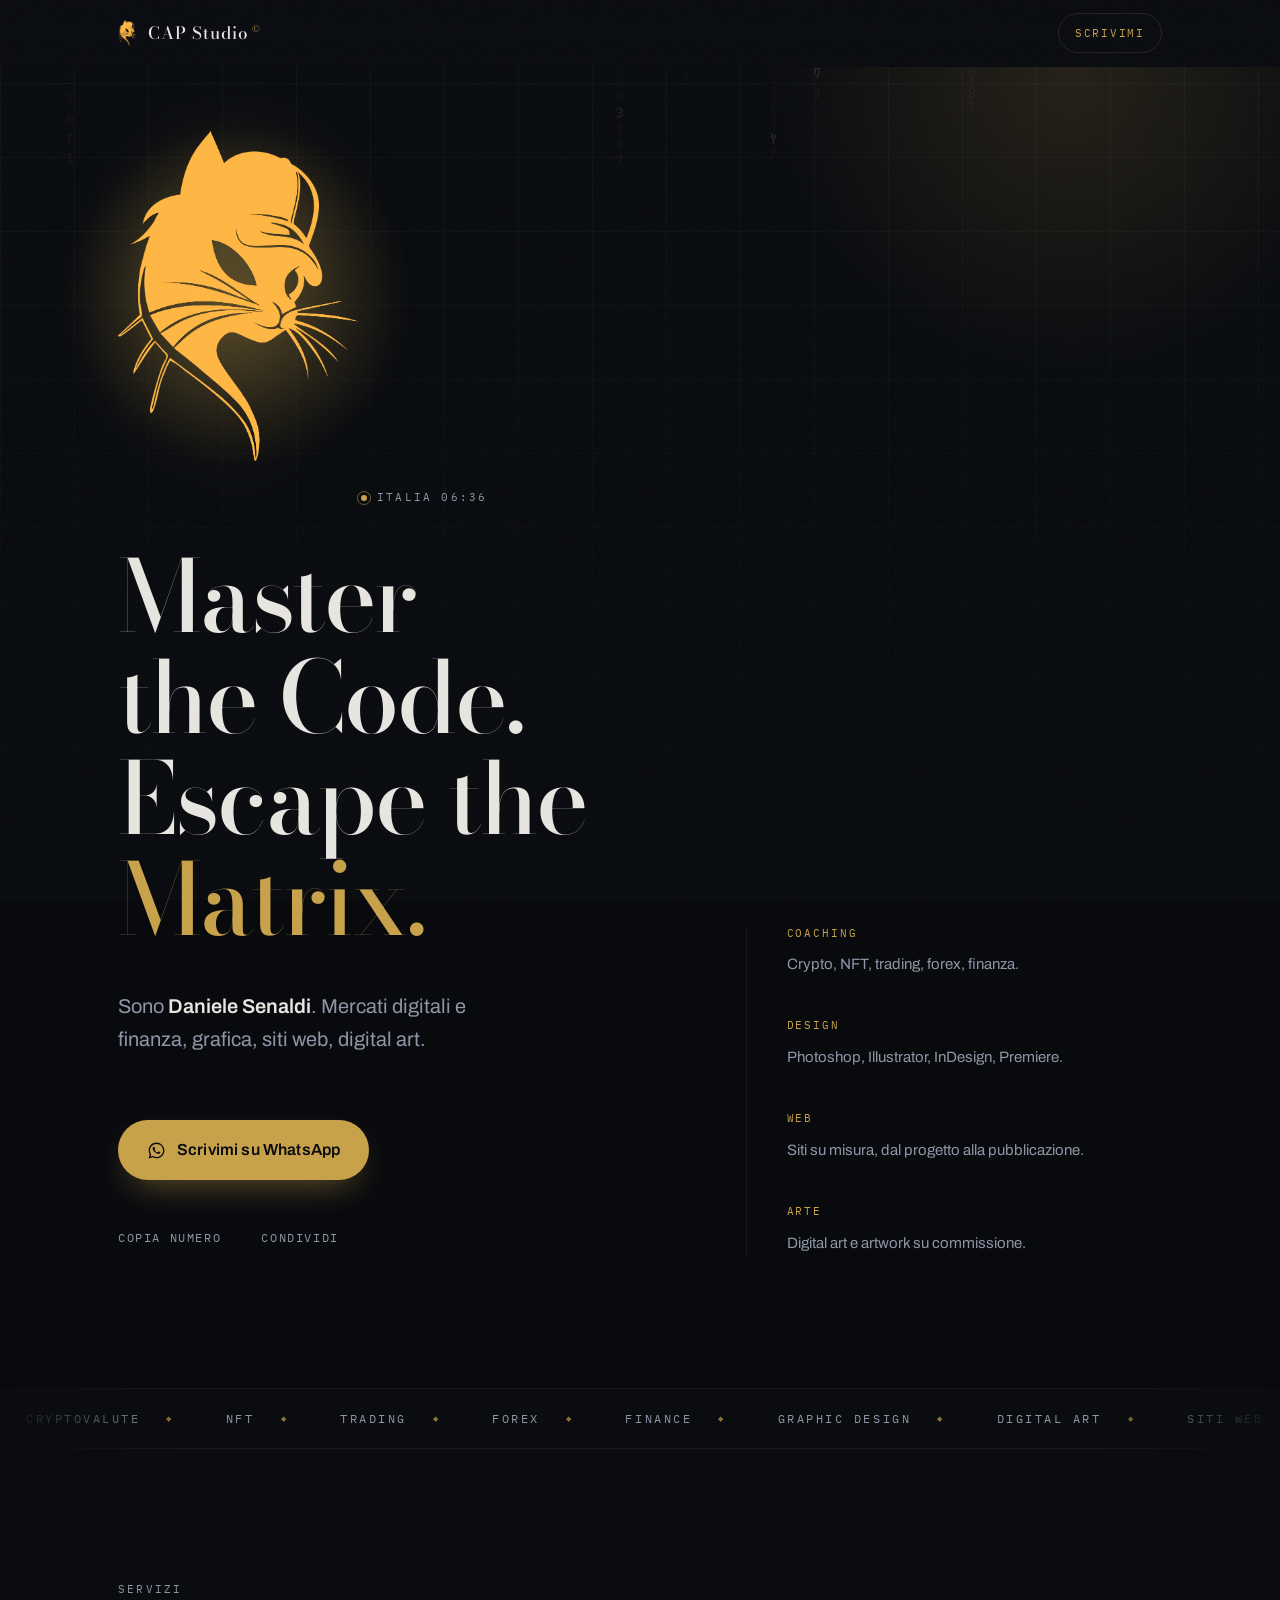
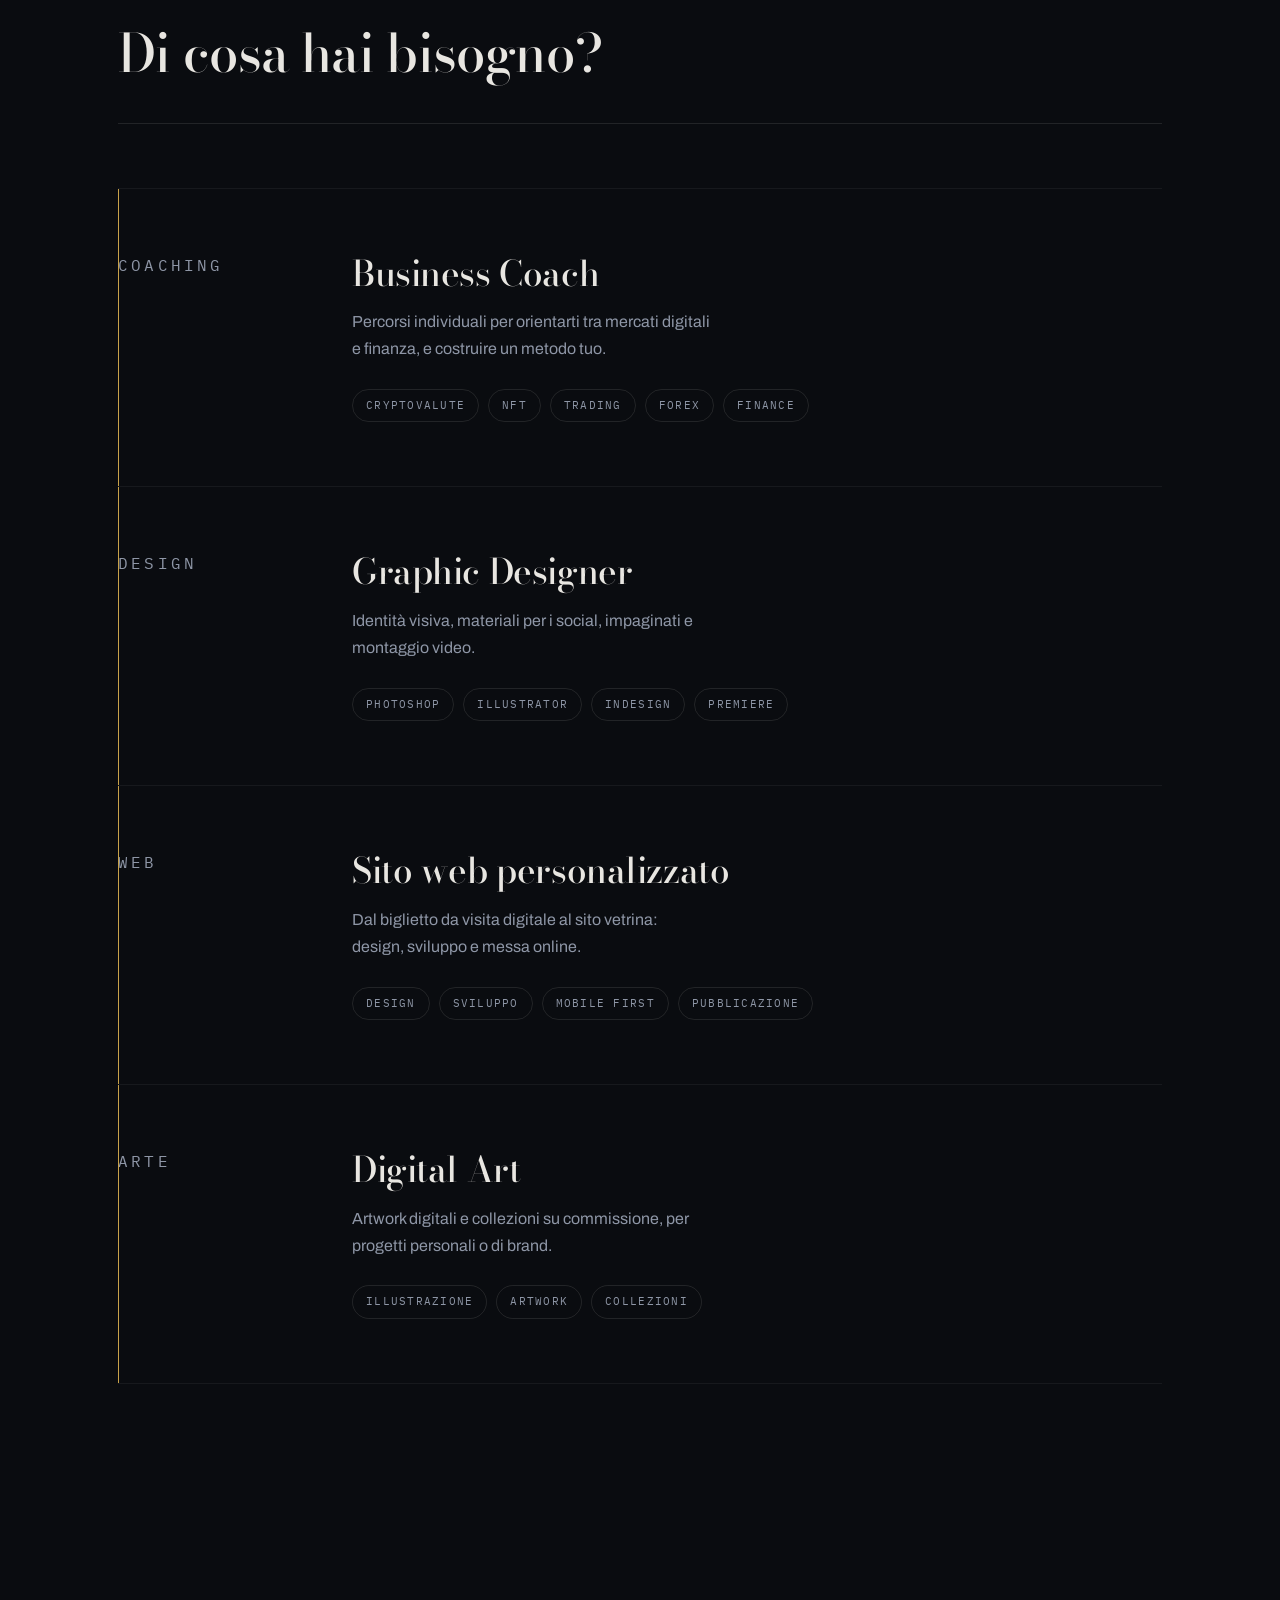
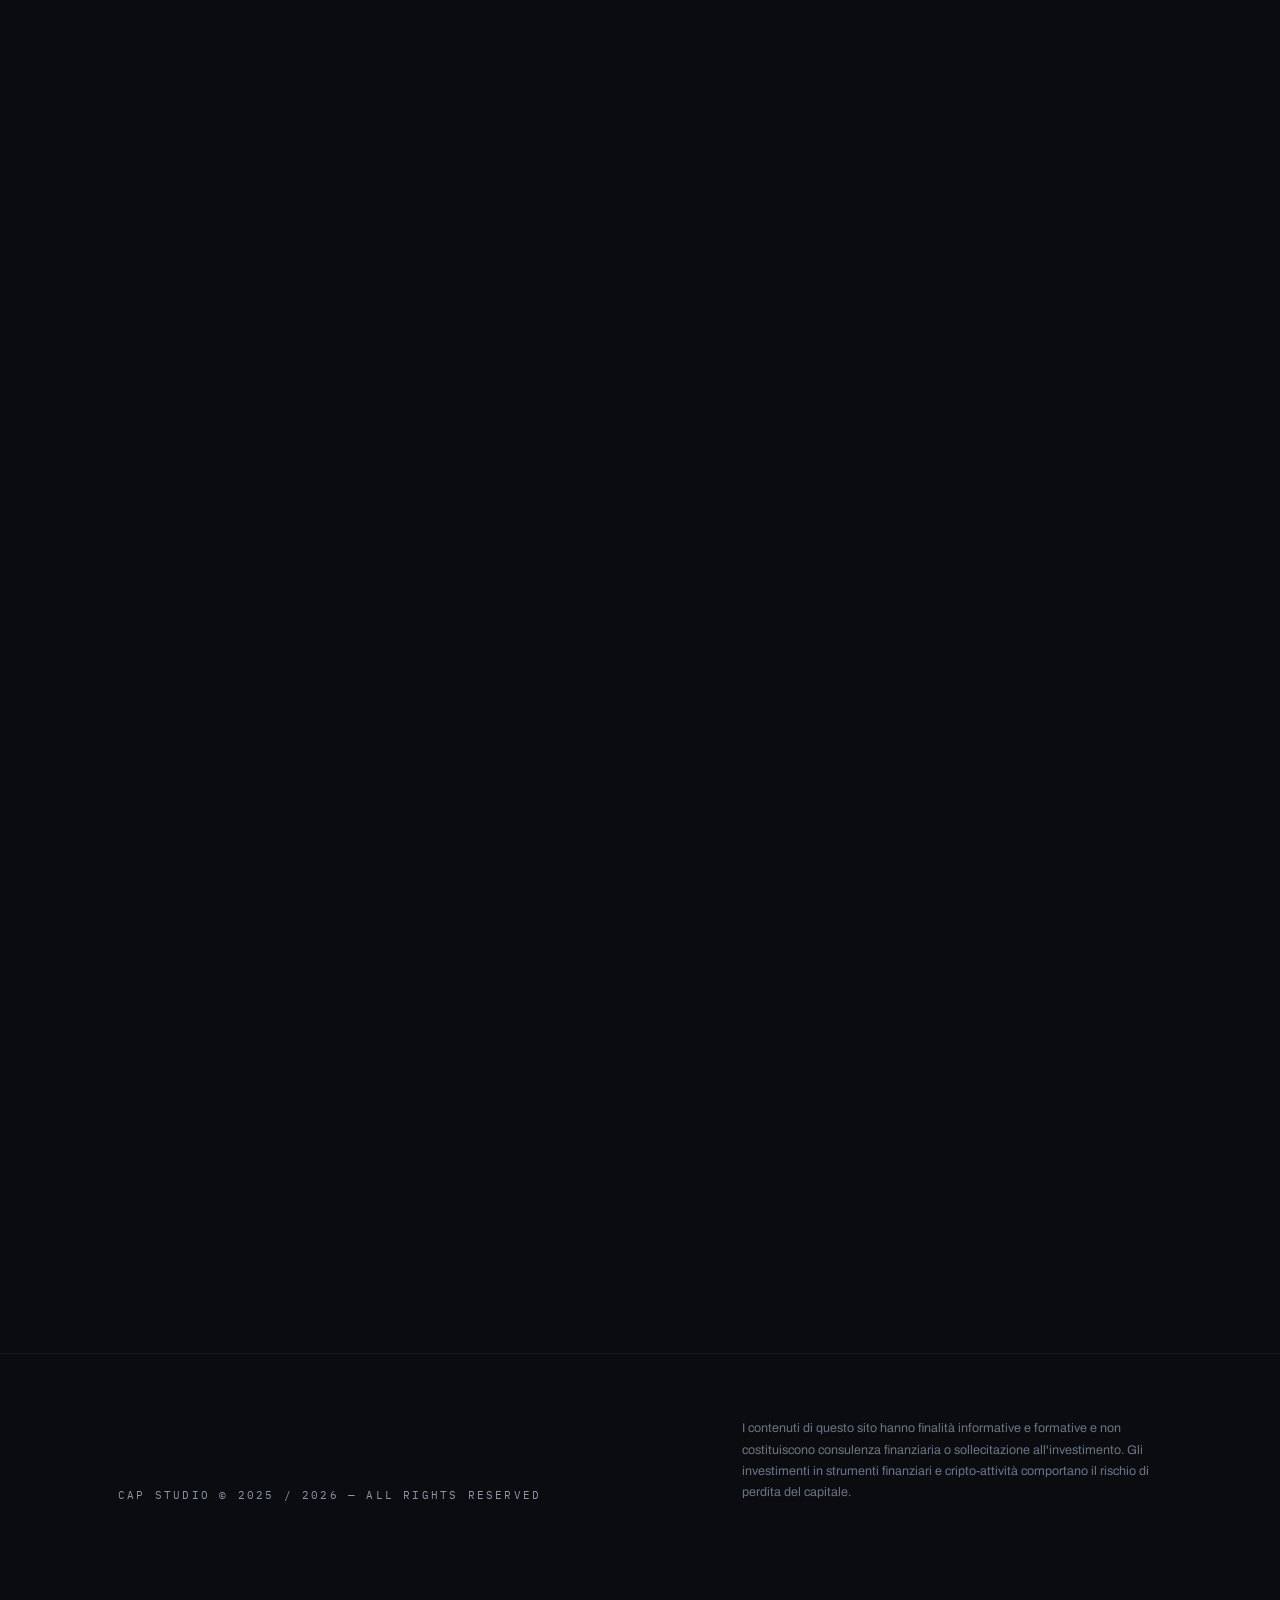
<file: index-v6.html>
<!DOCTYPE html>
<html lang="it">
<head>
<meta charset="utf-8">
<meta name="viewport" content="width=device-width, initial-scale=1, viewport-fit=cover">
<title>CAP Studio © — Daniele Senaldi</title>
<meta name="description" content="CAP Studio: coaching su finanza e mercati digitali, graphic design, siti web su misura e digital art. Scrivimi su WhatsApp.">
<meta name="theme-color" content="#0A0C10">
<link rel="icon" href="caplogo.png">

<meta property="og:type" content="website">
<meta property="og:title" content="CAP Studio © — Daniele Senaldi">
<meta property="og:description" content="Coaching su finanza e mercati digitali, graphic design, siti web su misura e digital art.">
<meta property="og:image" content="https://danielesenaldi.github.io/CAP/caplogo.png">
<meta property="og:url" content="https://danielesenaldi.github.io/CAP/">
<meta name="twitter:card" content="summary_large_image">

<link rel="preconnect" href="https://fonts.googleapis.com">
<link rel="preconnect" href="https://fonts.gstatic.com" crossorigin>
<link rel="preload" as="style" href="https://fonts.googleapis.com/css2?family=Archivo:wght@400;600&family=Bodoni+Moda:opsz,wght@6..96,500&family=IBM+Plex+Mono&display=swap">
<link rel="stylesheet" href="https://fonts.googleapis.com/css2?family=Archivo:wght@400;600&family=Bodoni+Moda:opsz,wght@6..96,500&family=IBM+Plex+Mono&display=swap" media="print" onload="this.media='all'">
<noscript><link rel="stylesheet" href="https://fonts.googleapis.com/css2?family=Archivo:wght@400;600&family=Bodoni+Moda:opsz,wght@6..96,500&family=IBM+Plex+Mono&display=swap"></noscript>

<style>
/* ============================================================
   CAP STUDIO — v5
   Stessa identità (ottone su inchiostro), ritmo verticale ampio.
   Scala di spazi unica: tutto il respiro nasce da qui.
   ============================================================ */
:root{
  --ink:#0A0C10; --ink-2:#0E1117; --surface:#141822;
  --line:rgba(232,230,225,.11); --line-soft:rgba(232,230,225,.06);
  --bone:#E8E6E1; --mist:#8E96A6;
  --brass:#C8A24A; --brass-lit:#E0BE6B; --brass-dim:rgba(200,162,74,.16);
  --ease:cubic-bezier(.16,1,.3,1);

  /* scala di spazi */
  --s1:8px; --s2:16px; --s3:26px; --s4:40px; --s5:64px;
  --s6:clamp(88px,17vw,132px);      /* respiro tra le sezioni */
  --pad:clamp(24px,6.5vw,48px);     /* margine laterale */
  --maxw:1140px;
}
*{box-sizing:border-box}
html{-webkit-text-size-adjust:100%;scroll-behavior:smooth}
body{
  margin:0;background:var(--ink);color:var(--bone);
  font-family:"Archivo",system-ui,-apple-system,sans-serif;
  font-size:16px;line-height:1.68;-webkit-font-smoothing:antialiased;overflow-x:hidden;
}
body::after{
  content:"";position:fixed;inset:0;pointer-events:none;z-index:70;opacity:.038;
  background-image:url("data:image/svg+xml,%3Csvg xmlns='http://www.w3.org/2000/svg' width='140' height='140'%3E%3Cfilter id='n'%3E%3CfeTurbulence type='fractalNoise' baseFrequency='.85' numOctaves='3'/%3E%3C/filter%3E%3Crect width='100%25' height='100%25' filter='url(%23n)'/%3E%3C/svg%3E");
}
a{color:inherit;text-decoration:none}
img{max-width:100%;display:block}
button{font:inherit}
p{margin:0}
::selection{background:var(--brass);color:var(--ink)}
:focus-visible{outline:2px solid var(--brass);outline-offset:4px;border-radius:3px}

.wrap{width:100%;max-width:var(--maxw);margin:0 auto;padding-inline:var(--pad)}
.mono{
  font-family:"IBM Plex Mono",ui-monospace,monospace;
  font-size:11px;letter-spacing:.2em;text-transform:uppercase;color:var(--mist);line-height:1.5;
}
.late{content-visibility:auto;contain-intrinsic-size:auto 900px}

/* ============ atmosfera ============ */
#rain{position:absolute;inset:0;width:100%;height:100%;z-index:0;opacity:0;transition:opacity 1.4s ease;pointer-events:none}
#rain.on{opacity:.26}
.aura{
  position:absolute;z-index:0;pointer-events:none;
  width:min(120vw,860px);aspect-ratio:1;left:50%;top:-32%;margin-left:-min(60vw,430px);
  background:radial-gradient(closest-side,rgba(200,162,74,.14),transparent 70%);
  animation:drift 30s ease-in-out infinite;
}
@keyframes drift{0%,100%{transform:translate3d(-5%,0,0) scale(1)}50%{transform:translate3d(7%,4%,0) scale(1.1)}}
.spot{
  position:fixed;z-index:1;pointer-events:none;width:520px;height:520px;left:0;top:0;
  margin:-260px 0 0 -260px;opacity:0;transition:opacity .6s ease;
  background:radial-gradient(closest-side,rgba(200,162,74,.10),transparent 70%);
}

/* ============ topbar ============ */
.top{
  position:sticky;top:0;z-index:50;background:rgba(10,12,16,.94);
  border-bottom:1px solid transparent;transition:border-color .4s ease;
}
.top.stuck{border-bottom-color:var(--line-soft)}
.top__in{display:flex;align-items:center;justify-content:space-between;height:66px;gap:var(--s2)}
.bar{position:absolute;left:0;bottom:-1px;height:1px;background:var(--brass);width:0}
.brand{display:flex;align-items:center;gap:11px;min-width:0}
/* Logo scuro o su fondo bianco? aggiungi class="logo--invert" all'<img> */
.brand img{height:26px;width:auto}
.logo--invert{filter:invert(1) brightness(1.6)}
.brand b{font-family:"Bodoni Moda",Georgia,serif;font-size:17px;font-weight:500;letter-spacing:.06em;white-space:nowrap}
.brand b sup{font-size:9px;color:var(--brass);margin-left:3px}
.top__cta{
  font-family:"IBM Plex Mono",monospace;font-size:11px;letter-spacing:.16em;text-transform:uppercase;
  color:var(--brass);border:1px solid var(--brass-dim);padding:10px 16px;border-radius:100px;white-space:nowrap;
}

/* ============ hero ============ */
.hero{position:relative;overflow:hidden;padding:var(--s5) 0 var(--s6)}
.grid{
  position:absolute;inset:-10% 0 0;z-index:0;pointer-events:none;
  background-image:linear-gradient(var(--line-soft) 1px,transparent 1px),linear-gradient(90deg,var(--line-soft) 1px,transparent 1px);
  background-size:74px 74px;
  -webkit-mask-image:linear-gradient(180deg,rgba(0,0,0,.7),transparent 78%);
  mask-image:linear-gradient(180deg,rgba(0,0,0,.7),transparent 78%);
}
.hero .wrap{position:relative;z-index:2}

/* ---- marchio grande, protagonista dell'hero ---- */
.mark{position:relative;display:inline-block;margin-bottom:var(--s4);line-height:0}
.mark::before{
  content:"";position:absolute;left:50%;top:50%;width:210%;aspect-ratio:1;z-index:0;
  transform:translate(-50%,-50%);
  background:radial-gradient(closest-side,rgba(200,162,74,.26),transparent 70%);
  animation:halo 7s ease-in-out infinite;
}
@keyframes halo{
  0%,100%{opacity:.65;transform:translate(-50%,-50%) scale(1)}
  50%{opacity:1;transform:translate(-50%,-50%) scale(1.1)}
}
.mark img{
  position:relative;z-index:1;
  width:min(52vw,210px);height:auto;
  filter:drop-shadow(0 22px 46px rgba(200,162,74,.3));
}
/* Se il PNG del logo ha lo sfondo BIANCO o è molto scuro, scegli una delle due:
   – logo chiaro su fondo trasparente  → non serve nulla
   – logo scuro su fondo trasparente   → <span class="mark logo--invert">
   – logo con riquadro bianco          → <span class="mark mark--tile">          */
.mark--tile img{background:var(--bone);border-radius:24px;padding:16px}
.logo--invert img{filter:invert(1) brightness(1.7) drop-shadow(0 22px 46px rgba(200,162,74,.3))}

.status{display:inline-flex;align-items:center;gap:10px;margin-bottom:var(--s4)}
.dot{width:6px;height:6px;border-radius:50%;background:var(--brass);position:relative;flex:none}
.dot::after{content:"";position:absolute;inset:-4px;border-radius:50%;border:1px solid var(--brass);opacity:.5;animation:ping 2.8s ease-out infinite}
@keyframes ping{0%{transform:scale(.6);opacity:.6}80%,100%{transform:scale(1.5);opacity:0}}

h1{
  font-family:"Bodoni Moda",Georgia,serif;font-weight:500;
  font-size:clamp(2.5rem,10.2vw,6.2rem);
  line-height:1.02;letter-spacing:-.02em;margin:0 0 var(--s4);
}
.mask{display:block;overflow:hidden;padding-bottom:.08em;margin-bottom:-.08em}
.mask > span{display:block;transform:translateY(115%);transition:transform 1s var(--ease)}
.ready .mask > span{transform:none}
.mask:nth-of-type(2) > span{transition-delay:.08s}
.mask:nth-of-type(3) > span{transition-delay:.16s}
h1 em{font-style:normal;color:var(--brass)}
.decode{display:inline-block}

.lede{
  font-size:clamp(16.5px,4.2vw,20px);line-height:1.65;color:var(--mist);
  max-width:38ch;margin-bottom:var(--s5);
}
.lede b{color:var(--bone);font-weight:600}

.up{opacity:0;transform:translateY(14px);transition:opacity .8s ease,transform .8s var(--ease)}
.ready .up{opacity:1;transform:none}
.ready .up.d1{transition-delay:.34s}
.ready .up.d2{transition-delay:.48s}
.ready .up.d3{transition-delay:.6s}
.ready .up.d4{transition-delay:.72s}

/* ============ bottoni ============ */
.btn{
  position:relative;overflow:hidden;
  display:inline-flex;align-items:center;justify-content:center;gap:11px;
  min-height:60px;padding:0 28px;border-radius:100px;
  font-weight:600;font-size:16px;letter-spacing:.01em;border:1px solid transparent;cursor:pointer;
  transition:transform .2s var(--ease),background .3s ease,border-color .3s ease,color .3s ease;
}
.btn:active{transform:scale(.975)}
.btn svg{width:19px;height:19px;flex:none;position:relative;z-index:2}
.btn span{position:relative;z-index:2}
.btn--primary{background:var(--brass);color:#0A0C10;box-shadow:0 14px 36px -14px rgba(200,162,74,.6)}
.btn--primary::before{
  content:"";position:absolute;top:0;left:-120%;width:60%;height:100%;z-index:1;
  background:linear-gradient(100deg,transparent,rgba(255,255,255,.42),transparent);
  transform:skewX(-18deg);animation:sheen 7s var(--ease) 2.4s infinite;
}
@keyframes sheen{0%{left:-120%}16%,100%{left:140%}}
.btn--ghost{border-color:var(--line);color:var(--bone);background:none}
.btn--wide{width:100%}
.stack{display:grid;gap:var(--s1)}
.stack .btn{width:100%}

/* riga di link secondari, discreta */
.mini{display:flex;flex-wrap:wrap;gap:var(--s4);margin-top:var(--s4)}
.mini button{
  display:inline-flex;align-items:center;gap:9px;
  font-family:"IBM Plex Mono",monospace;font-size:11.5px;letter-spacing:.14em;text-transform:uppercase;
  color:var(--mist);background:none;border:0;padding:8px 0;cursor:pointer;transition:color .3s ease;
}
.mini button.done{color:var(--brass)}

/* ============ ticker ============ */
.ticker{
  position:relative;overflow:hidden;
  border-top:1px solid var(--line-soft);border-bottom:1px solid var(--line-soft);
  padding:20px 0;
  -webkit-mask-image:linear-gradient(90deg,transparent,#000 14%,#000 86%,transparent);
  mask-image:linear-gradient(90deg,transparent,#000 14%,#000 86%,transparent);
}
.ticker ul{display:flex;list-style:none;margin:0;padding:0;width:max-content;animation:slide 52s linear infinite}
@media (hover:hover) and (pointer:fine){.ticker:hover ul{animation-play-state:paused}}
@media (hover:none){.ticker{pointer-events:none}}
.ticker li{
  font-family:"IBM Plex Mono",monospace;font-size:11.5px;letter-spacing:.22em;text-transform:uppercase;color:var(--mist);
  padding:0 26px;display:flex;align-items:center;gap:26px;white-space:nowrap;
}
.ticker li::after{content:"◆";color:var(--brass);font-size:7px;opacity:.7}
@keyframes slide{to{transform:translate3d(-50%,0,0)}}

/* ============ sezioni ============ */
section{padding:var(--s6) 0}
.head{margin-bottom:var(--s5)}
.head h2{
  font-family:"Bodoni Moda",Georgia,serif;font-weight:500;
  font-size:clamp(2.05rem,7.4vw,3.3rem);line-height:1.12;letter-spacing:-.012em;margin:var(--s3) 0 0;
}
.rule{height:1px;background:var(--line);transform:scaleX(0);transform-origin:left;transition:transform 1.1s var(--ease);margin-top:var(--s4)}
.rule.in{transform:none}

/* ============ servizi ============ */
.srv{position:relative;display:block;padding:var(--s5) 0;border-bottom:1px solid var(--line-soft)}
.srv:first-of-type{border-top:1px solid var(--line-soft)}
.srv::before{content:"";position:absolute;left:0;top:0;bottom:0;width:1px;background:var(--brass);transform:scaleY(0);transform-origin:top;transition:transform .6s var(--ease)}
.srv.in::before{transform:none}
.srv h3{
  font-family:"Bodoni Moda",Georgia,serif;font-weight:500;
  font-size:clamp(1.6rem,6vw,2.2rem);line-height:1.15;letter-spacing:-.012em;
  margin:var(--s3) 0 var(--s2);
}
.srv p{color:var(--mist);font-size:16px;max-width:40ch;margin-bottom:var(--s3)}
.tags{display:flex;flex-wrap:wrap;gap:9px;list-style:none;padding:0;margin:0}
.tags li{
  font-family:"IBM Plex Mono",monospace;font-size:10.5px;letter-spacing:.12em;text-transform:uppercase;
  color:var(--mist);border:1px solid var(--line);padding:7px 13px;border-radius:100px;
}

/* ============ premium ============ */
.prem{
  position:relative;overflow:hidden;
  background:linear-gradient(170deg,var(--surface),var(--ink-2) 70%);
  border:1px solid var(--brass-dim);border-radius:26px;
  padding:clamp(32px,8vw,64px);
}
.prem::before{content:"";position:absolute;width:340px;aspect-ratio:1;right:-130px;top:-150px;background:radial-gradient(closest-side,rgba(200,162,74,.16),transparent 70%)}
.prem > *{position:relative}
.crown{font-size:26px;color:var(--brass);line-height:1;animation:shine 5s ease-in-out infinite}
@keyframes shine{0%,100%{opacity:.75}50%{opacity:1;text-shadow:0 0 20px rgba(200,162,74,.55)}}
.prem .mono{margin-top:var(--s3)}
.prem h2{
  font-family:"Bodoni Moda",Georgia,serif;font-weight:500;
  font-size:clamp(1.95rem,7vw,2.9rem);line-height:1.12;letter-spacing:-.012em;margin:var(--s2) 0 var(--s2);
}
.prem > p{color:var(--mist);max-width:40ch;font-size:16px;margin-bottom:var(--s4)}
.plist{list-style:none;margin:0;padding:0}
.plist li{
  display:flex;align-items:center;gap:15px;
  padding:var(--s3) 0;border-top:1px solid var(--line-soft);
  font-size:clamp(15.5px,4.2vw,17px);font-weight:600;line-height:1.4;
}
.plist li:first-child{border-top:0;padding-top:0}
.plist li:last-child{padding-bottom:0}
.plist li::before{content:"◆";color:var(--brass);font-size:8px;flex:none}
.plist li b{
  margin-left:auto;font-family:"IBM Plex Mono",monospace;font-size:10px;
  letter-spacing:.16em;text-transform:uppercase;color:var(--mist);font-weight:400;flex:none;
}

/* ============ contatti ============ */
.end h2{
  font-family:"Bodoni Moda",Georgia,serif;font-weight:500;
  font-size:clamp(2.6rem,10.5vw,4.8rem);line-height:1.02;letter-spacing:-.025em;margin:var(--s3) 0 var(--s3);
}
.end > .wrap > div > p{color:var(--mist);max-width:34ch;margin-bottom:var(--s5)}

/* ============ footer ============ */
footer{border-top:1px solid var(--line-soft);padding:var(--s5) 0 calc(130px + env(safe-area-inset-bottom))}
.foot{display:flex;flex-direction:column;gap:var(--s3)}
.disc{font-size:12.5px;line-height:1.7;color:#6E7484;max-width:60ch}

/* ============ dock ============ */
.dock{
  position:fixed;left:0;right:0;bottom:0;z-index:55;
  padding:14px var(--pad) calc(14px + env(safe-area-inset-bottom));
  background:linear-gradient(180deg,rgba(10,12,16,0),rgba(10,12,16,.95) 38%);
  transform:translate3d(0,140%,0);transition:transform .45s var(--ease);
}
.dock.is-on{transform:none}

/* ============ reveal ============ */
.rv{opacity:0;transform:translateY(18px);transition:opacity .7s ease,transform .7s var(--ease)}
.rv.in{opacity:1;transform:none}

/* ============ desktop ============ */
@media (min-width:900px){
  .top{background:rgba(10,12,16,.65);backdrop-filter:saturate(150%) blur(16px);-webkit-backdrop-filter:saturate(150%) blur(16px)}
  .top.stuck{background:rgba(10,12,16,.85)}
  .spot.on{opacity:1}
  .mark img{width:240px}
  .hero__in{display:grid;grid-template-columns:1.15fr .85fr;gap:var(--s5);align-items:end}
  .aside{border-left:1px solid var(--line-soft);padding-left:var(--s4)}
  .aside dl{margin:0;display:grid;gap:var(--s4)}
  .aside dt{font-family:"IBM Plex Mono",monospace;font-size:10.5px;letter-spacing:.18em;text-transform:uppercase;color:var(--brass)}
  .aside dd{margin:10px 0 0;font-size:15px;color:var(--mist)}
  .stack{grid-auto-flow:column;justify-content:start;gap:var(--s2)}
  .stack .btn{width:auto}
  .btn--wide{width:auto}
  .srv{display:grid;grid-template-columns:170px 1fr;gap:var(--s5);align-items:start;transition:padding-left .5s var(--ease)}
  .srv:hover{padding-left:18px}
  .srv h3{margin-top:0}
  .plist li{transition:padding-left .45s var(--ease),color .35s ease}
  .plist li:hover{padding-left:12px;color:var(--brass)}
  .end__in{display:grid;grid-template-columns:1fr 1fr;gap:var(--s5);align-items:end}
  .dock{display:none}
  .foot{flex-direction:row;justify-content:space-between;align-items:flex-end}
}
@media (max-width:899px){.aside,.spot{display:none}}

@media (prefers-reduced-motion:reduce){
  html{scroll-behavior:auto}
  *{animation:none!important;transition:none!important}
  .rv,.up{opacity:1;transform:none}
  .mask > span{transform:none}
  .rule,.srv::before{transform:none}
  #rain,.spot{display:none}
}
</style>
</head>
<body>

<div class="spot" id="spot" aria-hidden="true"></div>

<header class="top" id="top">
  <div class="wrap top__in">
    <a class="brand" href="#home">
      <img src="caplogo.png" alt="" width="26" height="26" fetchpriority="high" decoding="async">
      <b>CAP Studio<sup>©</sup></b>
    </a>
    <a class="top__cta" href="https://wa.me/393472335717?text=Ciao%20Daniele%2C%20ti%20scrivo%20dal%20sito%20CAP%20Studio.">Scrivimi</a>
  </div>
  <div class="bar" id="bar"></div>
</header>

<main id="home">

  <!-- HERO -->
  <div class="hero">
    <canvas id="rain" aria-hidden="true"></canvas>
    <div class="aura" aria-hidden="true"></div>
    <div class="grid" id="grid" aria-hidden="true"></div>

    <div class="wrap hero__in">
      <div>
        <span class="mark up">
          <img src="caplogo.png" alt="Logo CAP Studio" width="210" height="210" fetchpriority="high" decoding="async">
        </span>

        <p class="status mono up d1"><span class="dot"></span><span id="clock">Italia</span></p>

        <h1>
          <span class="mask"><span>Master</span></span>
          <span class="mask"><span>the Code.</span></span>
          <span class="mask"><span>Escape the <em><span class="decode" data-word="Matrix">Matrix</span>.</em></span></span>
        </h1>

        <p class="lede up d2">Sono <b>Daniele Senaldi</b>. Mercati digitali e finanza, grafica, siti web, digital art.</p>

        <div class="up d3">
          <a class="btn btn--primary btn--wide" href="https://wa.me/393472335717?text=Ciao%20Daniele%2C%20ti%20scrivo%20dal%20sito%20CAP%20Studio.">
            <svg viewBox="0 0 24 24" fill="currentColor" aria-hidden="true"><path d="M12.04 2C6.58 2 2.13 6.45 2.13 11.91c0 1.75.46 3.45 1.32 4.95L2 22l5.25-1.38a9.9 9.9 0 0 0 4.79 1.22h.01c5.46 0 9.91-4.45 9.91-9.91 0-2.65-1.03-5.14-2.9-7.01A9.82 9.82 0 0 0 12.04 2Zm0 18.15h-.01a8.2 8.2 0 0 1-4.19-1.15l-.3-.18-3.12.82.83-3.04-.2-.31a8.16 8.16 0 0 1-1.26-4.38c0-4.54 3.7-8.24 8.25-8.24 2.2 0 4.27.86 5.83 2.42a8.19 8.19 0 0 1 2.41 5.83c0 4.54-3.7 8.23-8.24 8.23Zm4.52-6.16c-.25-.12-1.47-.72-1.69-.81-.23-.08-.39-.12-.56.13-.16.24-.64.8-.78.97-.15.16-.29.18-.54.06-.25-.13-1.05-.39-1.99-1.23-.74-.66-1.24-1.47-1.38-1.72-.15-.25-.02-.38.11-.5.11-.11.25-.29.37-.44.13-.15.17-.25.25-.41.09-.17.04-.31-.02-.44-.06-.12-.56-1.35-.77-1.85-.2-.48-.4-.42-.56-.43h-.47c-.16 0-.42.06-.64.31-.22.25-.84.82-.84 2s.86 2.32.98 2.48c.12.16 1.7 2.59 4.11 3.63.58.25 1.02.4 1.37.51.58.18 1.1.16 1.52.1.46-.07 1.47-.6 1.68-1.18.21-.58.21-1.07.15-1.18-.06-.11-.22-.17-.47-.29Z"/></svg>
            <span>Scrivimi su WhatsApp</span>
          </a>
        </div>

        <div class="mini up d4">
          <button id="copy"><em id="copyLabel" style="font-style:normal">Copia numero</em></button>
          <button id="share" hidden><em style="font-style:normal">Condividi</em></button>
        </div>
      </div>

      <aside class="aside up d3">
        <dl>
          <div><dt>Coaching</dt><dd>Crypto, NFT, trading, forex, finanza.</dd></div>
          <div><dt>Design</dt><dd>Photoshop, Illustrator, InDesign, Premiere.</dd></div>
          <div><dt>Web</dt><dd>Siti su misura, dal progetto alla pubblicazione.</dd></div>
          <div><dt>Arte</dt><dd>Digital art e artwork su commissione.</dd></div>
        </dl>
      </aside>
    </div>
  </div>

  <!-- TICKER -->
  <div class="ticker" aria-hidden="true">
    <ul id="tick">
      <li>Cryptovalute</li><li>NFT</li><li>Trading</li><li>Forex</li><li>Finance</li>
      <li>Graphic Design</li><li>Digital Art</li><li>Siti Web</li><li>Salomon Crypto ♕</li>
    </ul>
  </div>

  <!-- SERVIZI -->
  <section class="late">
    <div class="wrap">
      <div class="head rv">
        <p class="mono">Servizi</p>
        <h2>Di cosa hai bisogno?</h2>
        <div class="rule"></div>
      </div>

      <article class="srv rv">
        <p class="mono">Coaching</p>
        <div>
          <h3>Business Coach</h3>
          <p>Percorsi individuali per orientarti tra mercati digitali e finanza, e costruire un metodo tuo.</p>
          <ul class="tags"><li>Cryptovalute</li><li>NFT</li><li>Trading</li><li>Forex</li><li>Finance</li></ul>
        </div>
      </article>

      <article class="srv rv">
        <p class="mono">Design</p>
        <div>
          <h3>Graphic Designer</h3>
          <p>Identità visiva, materiali per i social, impaginati e montaggio video.</p>
          <ul class="tags"><li>Photoshop</li><li>Illustrator</li><li>InDesign</li><li>Premiere</li></ul>
        </div>
      </article>

      <article class="srv rv">
        <p class="mono">Web</p>
        <div>
          <h3>Sito web personalizzato</h3>
          <p>Dal biglietto da visita digitale al sito vetrina: design, sviluppo e messa online.</p>
          <ul class="tags"><li>Design</li><li>Sviluppo</li><li>Mobile first</li><li>Pubblicazione</li></ul>
        </div>
      </article>

      <article class="srv rv">
        <p class="mono">Arte</p>
        <div>
          <h3>Digital Art</h3>
          <p>Artwork digitali e collezioni su commissione, per progetti personali o di brand.</p>
          <ul class="tags"><li>Illustrazione</li><li>Artwork</li><li>Collezioni</li></ul>
        </div>
      </article>
    </div>
  </section>

  <!-- PREMIUM -->
  <section class="late" style="padding-top:0">
    <div class="wrap">
      <div class="prem rv">
        <div class="crown">♕</div>
        <p class="mono">Su richiesta</p>
        <h2>Servizi Premium</h2>
        <p>Percorsi e accessi riservati. Se ne parla in privato, dopo un primo confronto.</p>
        <ul class="plist">
          <li>Accesso a Salomon Crypto ♕ <b>Riservato</b></li>
          <li>Corsi professionali personalizzati <b>Su misura</b></li>
          <li>Gestione portafoglio <b>Riservato</b></li>
          <li>Siti web su misura <b>Su misura</b></li>
          <li>Diventa socio <b>Su richiesta</b></li>
        </ul>
      </div>
    </div>
  </section>

  <!-- CONTATTI -->
  <section class="end late" id="contatti">
    <div class="wrap end__in">
      <div class="rv">
        <p class="mono">Contatti</p>
        <h2>Parliamone.</h2>
        <p>Scrivimi cosa ti serve e ti dico come possiamo lavorarci. Nessun impegno.</p>
      </div>
      <div class="stack rv">
        <a class="btn btn--primary" href="https://wa.me/393472335717?text=Ciao%20Daniele%2C%20ti%20scrivo%20dal%20sito%20CAP%20Studio.">
          <svg viewBox="0 0 24 24" fill="currentColor" aria-hidden="true"><path d="M12.04 2C6.58 2 2.13 6.45 2.13 11.91c0 1.75.46 3.45 1.32 4.95L2 22l5.25-1.38a9.9 9.9 0 0 0 4.79 1.22h.01c5.46 0 9.91-4.45 9.91-9.91 0-2.65-1.03-5.14-2.9-7.01A9.82 9.82 0 0 0 12.04 2Zm0 18.15h-.01a8.2 8.2 0 0 1-4.19-1.15l-.3-.18-3.12.82.83-3.04-.2-.31a8.16 8.16 0 0 1-1.26-4.38c0-4.54 3.7-8.24 8.25-8.24 2.2 0 4.27.86 5.83 2.42a8.19 8.19 0 0 1 2.41 5.83c0 4.54-3.7 8.23-8.24 8.23Zm4.52-6.16c-.25-.12-1.47-.72-1.69-.81-.23-.08-.39-.12-.56.13-.16.24-.64.8-.78.97-.15.16-.29.18-.54.06-.25-.13-1.05-.39-1.99-1.23-.74-.66-1.24-1.47-1.38-1.72-.15-.25-.02-.38.11-.5.11-.11.25-.29.37-.44.13-.15.17-.25.25-.41.09-.17.04-.31-.02-.44-.06-.12-.56-1.35-.77-1.85-.2-.48-.4-.42-.56-.43h-.47c-.16 0-.42.06-.64.31-.22.25-.84.82-.84 2s.86 2.32.98 2.48c.12.16 1.7 2.59 4.11 3.63.58.25 1.02.4 1.37.51.58.18 1.1.16 1.52.1.46-.07 1.47-.6 1.68-1.18.21-.58.21-1.07.15-1.18-.06-.11-.22-.17-.47-.29Z"/></svg>
          <span>WhatsApp</span>
        </a>
        <button class="btn btn--ghost" id="vcf">
          <svg viewBox="0 0 24 24" fill="none" stroke="currentColor" stroke-width="1.7" aria-hidden="true"><path d="M12 3v12m0 0 4-4m-4 4-4-4M4 17v2.5A1.5 1.5 0 0 0 5.5 21h13a1.5 1.5 0 0 0 1.5-1.5V17"/></svg>
          <span>Salva contatto</span>
        </button>
        <a class="btn btn--ghost" href="https://instagram.com/daniele.senaldi?igsh=MXV1d3dmcTcwMTh4Yg==">
          <svg viewBox="0 0 24 24" fill="none" stroke="currentColor" stroke-width="1.7" aria-hidden="true"><rect x="3" y="3" width="18" height="18" rx="5"/><circle cx="12" cy="12" r="4"/><circle cx="17.4" cy="6.6" r="1.1" fill="currentColor" stroke="none"/></svg>
          <span>Instagram</span>
        </a>
      </div>
    </div>
  </section>
</main>

<footer>
  <div class="wrap foot">
    <p class="mono">CAP Studio © 2025 / 2026 — All rights reserved</p>
    <p class="disc">I contenuti di questo sito hanno finalità informative e formative e non costituiscono consulenza finanziaria o sollecitazione all'investimento. Gli investimenti in strumenti finanziari e cripto-attività comportano il rischio di perdita del capitale.</p>
  </div>
</footer>

<div class="dock" id="dock">
  <a class="btn btn--primary btn--wide" href="https://wa.me/393472335717?text=Ciao%20Daniele%2C%20ti%20scrivo%20dal%20sito%20CAP%20Studio.">
    <svg viewBox="0 0 24 24" fill="currentColor" aria-hidden="true"><path d="M12.04 2C6.58 2 2.13 6.45 2.13 11.91c0 1.75.46 3.45 1.32 4.95L2 22l5.25-1.38a9.9 9.9 0 0 0 4.79 1.22h.01c5.46 0 9.91-4.45 9.91-9.91 0-2.65-1.03-5.14-2.9-7.01A9.82 9.82 0 0 0 12.04 2Zm0 18.15h-.01a8.2 8.2 0 0 1-4.19-1.15l-.3-.18-3.12.82.83-3.04-.2-.31a8.16 8.16 0 0 1-1.26-4.38c0-4.54 3.7-8.24 8.25-8.24 2.2 0 4.27.86 5.83 2.42a8.19 8.19 0 0 1 2.41 5.83c0 4.54-3.7 8.23-8.24 8.23Zm4.52-6.16c-.25-.12-1.47-.72-1.69-.81-.23-.08-.39-.12-.56.13-.16.24-.64.8-.78.97-.15.16-.29.18-.54.06-.25-.13-1.05-.39-1.99-1.23-.74-.66-1.24-1.47-1.38-1.72-.15-.25-.02-.38.11-.5.11-.11.25-.29.37-.44.13-.15.17-.25.25-.41.09-.17.04-.31-.02-.44-.06-.12-.56-1.35-.77-1.85-.2-.48-.4-.42-.56-.43h-.47c-.16 0-.42.06-.64.31-.22.25-.84.82-.84 2s.86 2.32.98 2.48c.12.16 1.7 2.59 4.11 3.63.58.25 1.02.4 1.37.51.58.18 1.1.16 1.52.1.46-.07 1.47-.6 1.68-1.18.21-.58.21-1.07.15-1.18-.06-.11-.22-.17-.47-.29Z"/></svg>
    <span>Scrivimi su WhatsApp</span>
  </a>
</div>

<script>
(function(){
  var reduce = matchMedia('(prefers-reduced-motion: reduce)').matches,
      wide   = innerWidth >= 900,
      TEL    = '+39 347 233 5717';

  requestAnimationFrame(function(){ document.body.classList.add('ready'); });

  /* "Matrix" si decodifica */
  var dec = document.querySelector('.decode');
  if (dec && !reduce){
    var word = dec.dataset.word, pool = 'ABCDEFGHIJKLMNOPQRSTUVWXYZ#$%&/\\<>*01', t0 = null;
    dec.style.minWidth = dec.offsetWidth + 'px';
    function step(t){
      if(!t0) t0 = t;
      var p = Math.min((t-t0)/1000, 1), out = '';
      for (var i=0;i<word.length;i++)
        out += (p*word.length > i + Math.random()*1.3) ? word[i] : pool[(Math.random()*pool.length)|0];
      dec.textContent = out;
      p < 1 ? requestAnimationFrame(step) : dec.textContent = word;
    }
    setTimeout(function(){ requestAnimationFrame(step); }, 900);
  }

  /* pioggia Matrix, leggera */
  var cv = document.getElementById('rain');
  if (cv && !reduce){
    var ctx = cv.getContext('2d'), hero = document.querySelector('.hero'),
        glyphs = 'ｦｱｳｴｵｶｷｹｺｻｼｽｾｿﾀﾂﾃﾅﾆﾇﾈﾊﾋﾎﾏﾐﾑﾒﾓﾔﾕﾗﾘﾜ0123456789$€₿',
        cw = innerWidth < 520 ? 30 : 22,
        dpr = Math.min(devicePixelRatio || 1, 1.5),
        cols = [], W = 0, H = 0, last = 0, seen = true, awake = true;
    function size(){
      W = hero.offsetWidth; H = hero.offsetHeight;
      cv.width = W*dpr; cv.height = H*dpr;
      ctx.setTransform(dpr,0,0,dpr,0,0);
      ctx.font = '13px "IBM Plex Mono", monospace';
      cols = []; for (var i=0, n=Math.ceil(W/cw); i<n; i++) cols.push({y: Math.random()*-H, s: .5+Math.random()*.9});
    }
    function draw(t){
      requestAnimationFrame(draw);
      if (!seen || !awake || t - last < 90) return;
      last = t;
      ctx.fillStyle = 'rgba(10,12,16,.16)'; ctx.fillRect(0,0,W,H);
      for (var i=0;i<cols.length;i++){
        var c = cols[i];
        ctx.fillStyle = Math.random() > .93 ? 'rgba(224,190,107,.85)' : 'rgba(200,162,74,.32)';
        ctx.fillText(glyphs[(Math.random()*glyphs.length)|0], i*cw, c.y);
        c.y += 15*c.s;
        if (c.y > H + Math.random()*260) c.y = -20;
      }
    }
    size();
    addEventListener('resize', function(){ clearTimeout(cv._t); cv._t = setTimeout(size, 200); }, {passive:true});
    new IntersectionObserver(function(e){ seen = e[0].isIntersecting; },{threshold:0}).observe(hero);
    document.addEventListener('visibilitychange', function(){ awake = !document.hidden; });
    requestAnimationFrame(draw);
    setTimeout(function(){ cv.classList.add('on'); }, 450);
  }

  /* luce del puntatore, solo desktop */
  var spot = document.getElementById('spot');
  if (spot && wide && !reduce && matchMedia('(pointer:fine)').matches){
    var tx=0,ty=0,x=0,y=0,live=false;
    addEventListener('pointermove', function(e){
      tx=e.clientX; ty=e.clientY;
      if(!live){ live=true; x=tx; y=ty; spot.classList.add('on'); loop(); }
    },{passive:true});
    function loop(){
      x += (tx-x)*.09; y += (ty-y)*.09;
      spot.style.transform = 'translate3d('+x+'px,'+y+'px,0)';
      requestAnimationFrame(loop);
    }
  }

  /* scroll */
  var bar = document.getElementById('bar'), top = document.getElementById('top'),
      grid = document.getElementById('grid'), busy = false;
  addEventListener('scroll', function(){
    if (busy) return; busy = true;
    requestAnimationFrame(function(){
      var sc = scrollY, max = document.body.scrollHeight - innerHeight;
      bar.style.width = (max > 0 ? (sc/max)*100 : 0) + '%';
      if (sc > 8) top.classList.add('stuck'); else top.classList.remove('stuck');
      if (grid && wide && !reduce) grid.style.transform = 'translate3d(0,'+(sc*.14)+'px,0)';
      busy = false;
    });
  }, {passive:true});

  /* comparsa a scorrimento */
  var io = new IntersectionObserver(function(es){
    for (var i=0;i<es.length;i++){
      if(!es[i].isIntersecting) continue;
      var el = es[i].target; el.classList.add('in');
      var r = el.querySelector('.rule'); if (r) r.classList.add('in');
      io.unobserve(el);
    }
  },{threshold:.1, rootMargin:'0px 0px -6% 0px'});
  document.querySelectorAll('.rv').forEach(function(n){ io.observe(n); });

  /* ticker in loop */
  var tick = document.getElementById('tick');
  if (tick) tick.innerHTML += tick.innerHTML;

  /* orario */
  var clock = document.getElementById('clock');
  if (clock) (function c(){
    try{ clock.textContent = 'Italia ' + new Date().toLocaleTimeString('it-IT',{hour:'2-digit',minute:'2-digit',timeZone:'Europe/Rome'}); }catch(e){}
    setTimeout(c, 30000);
  })();

  /* copia numero */
  var cp = document.getElementById('copy'), lab = document.getElementById('copyLabel');
  if (cp) cp.addEventListener('click', function(){
    var end = function(){
      cp.classList.add('done'); lab.textContent = 'Copiato ✓';
      setTimeout(function(){ lab.textContent = 'Copia numero'; cp.classList.remove('done'); }, 1800);
    };
    if (navigator.clipboard) navigator.clipboard.writeText(TEL).then(end, end); else end();
  });

  /* salva contatto */
  var vb = document.getElementById('vcf');
  if (vb) vb.addEventListener('click', function(){
    var v = ['BEGIN:VCARD','VERSION:3.0','N:Senaldi;Daniele;;;','FN:Daniele Senaldi',
      'ORG:CAP Studio','TITLE:Business coach · Graphic designer · Web',
      'TEL;TYPE=CELL:+393472335717','URL:https://danielesenaldi.github.io/CAP/',
      'NOTE:Coaching su mercati digitali e finanza, grafica, siti web, digital art.','END:VCARD'].join('\r\n');
    var a = document.createElement('a');
    a.href = URL.createObjectURL(new Blob([v], {type:'text/vcard;charset=utf-8'}));
    a.download = 'Daniele-Senaldi.vcf';
    document.body.appendChild(a); a.click();
    setTimeout(function(){ URL.revokeObjectURL(a.href); a.remove(); }, 4000);
  });

  /* condividi */
  var sh = document.getElementById('share');
  if (sh && navigator.share){
    sh.hidden = false;
    sh.addEventListener('click', function(){
      navigator.share({title:'CAP Studio © — Daniele Senaldi', url:location.href}).catch(function(){});
    });
  }

  /* barra WhatsApp fissa */
  var dock = document.getElementById('dock'), heroEl = document.querySelector('.hero'),
      end = document.getElementById('contatti'), past = false, at = false;
  function sync(){ dock.classList.toggle('is-on', past && !at); }
  new IntersectionObserver(function(e){ past = !e[0].isIntersecting; sync(); },{threshold:0}).observe(heroEl);
  new IntersectionObserver(function(e){ at = e[0].isIntersecting; sync(); },{threshold:.2}).observe(end);
})();
</script>
</body>
</html>
</file>
